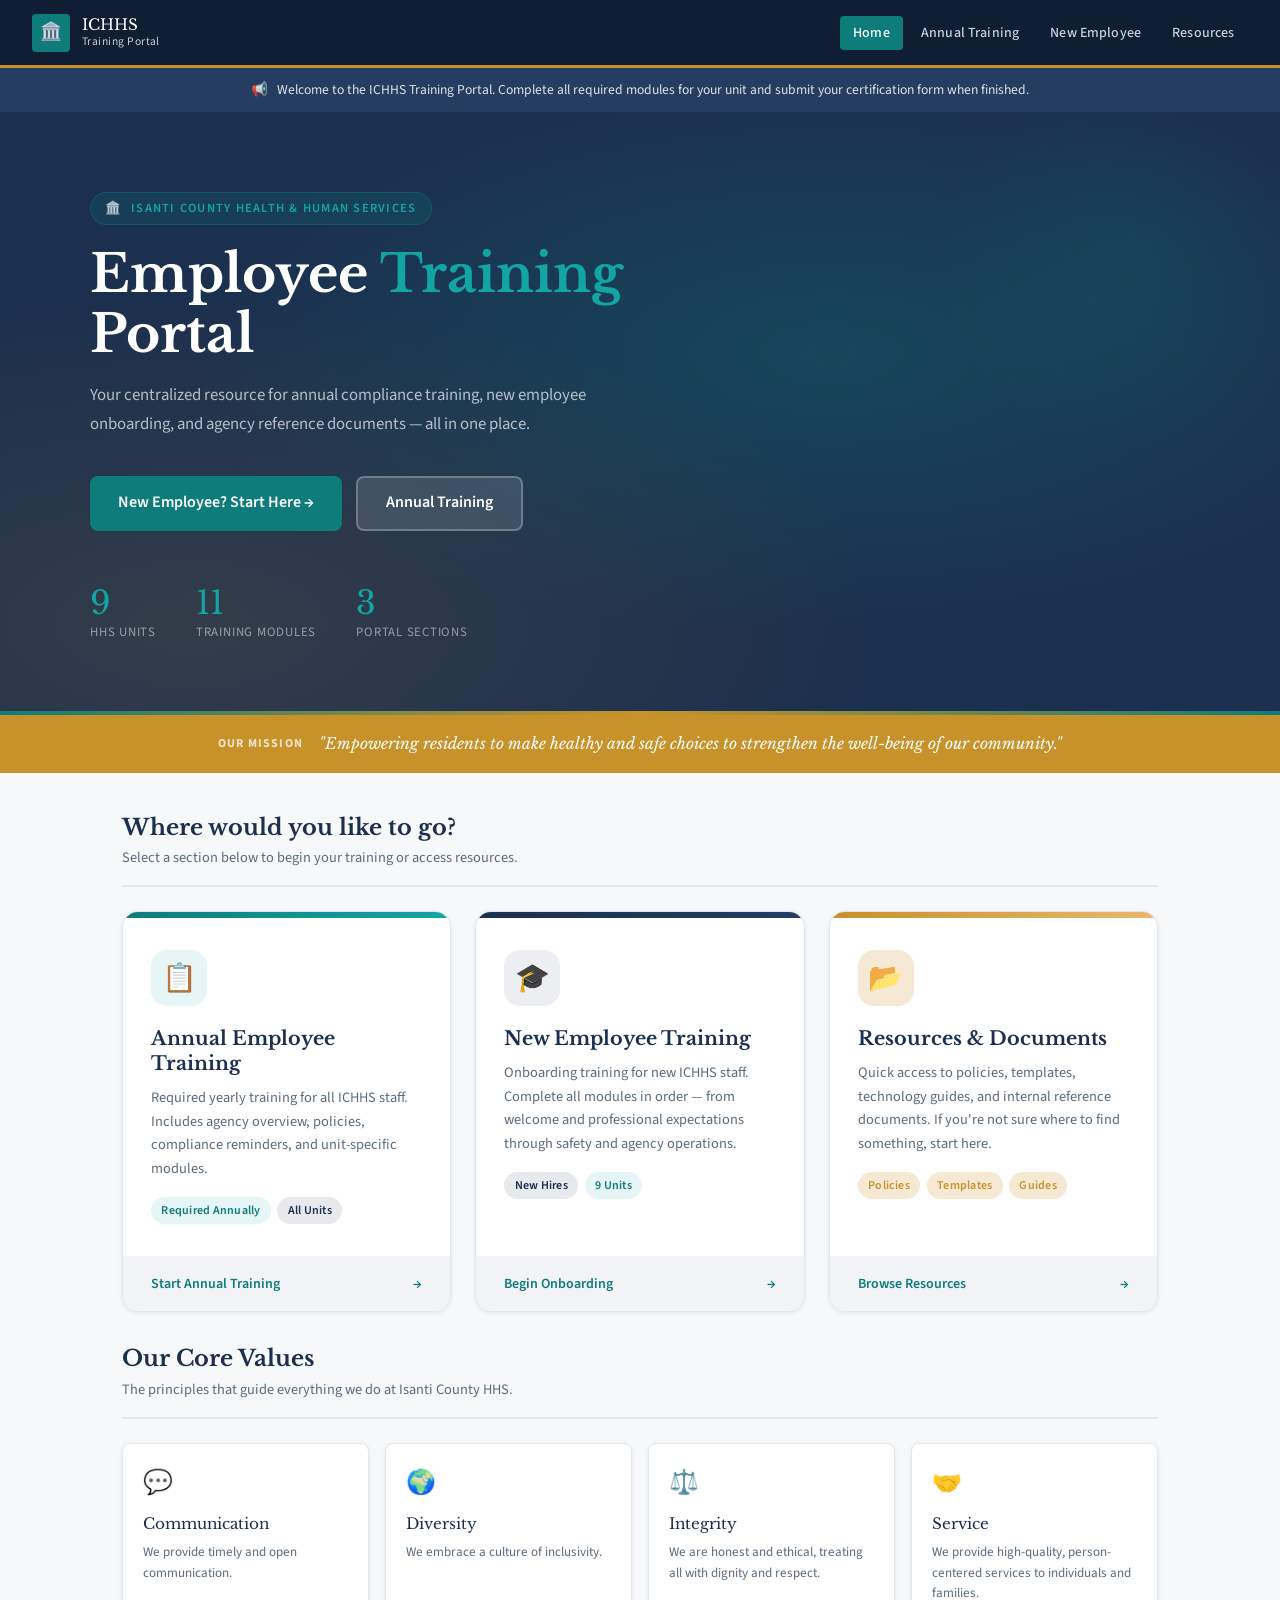
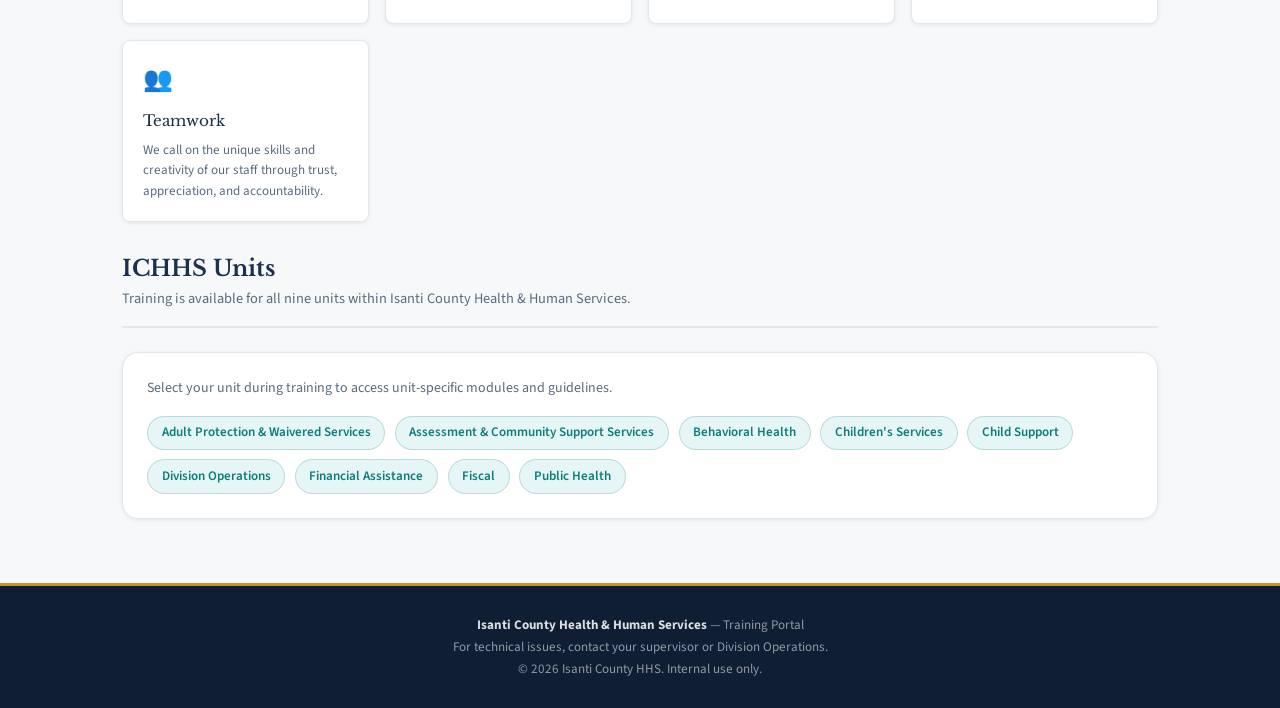
<file: index.html>
<!DOCTYPE html>
<html lang="en">
<head>
  <meta charset="UTF-8" />
  <meta name="viewport" content="width=device-width, initial-scale=1.0" />
  <title>ICHHS Training Portal | Isanti County Health &amp; Human Services</title>
  <meta name="description" content="Centralized training portal for Isanti County Health &amp; Human Services employees." />
  <link rel="stylesheet" href="styles.css" />
  <style>
    /* ── Home-specific ─────────────────────────────── */
    .home-hero {
      background: var(--navy);
      background-image:
        radial-gradient(ellipse at 65% 40%, rgba(14,124,123,0.30) 0%, transparent 55%),
        radial-gradient(ellipse at 15% 85%, rgba(200,146,42,0.14) 0%, transparent 45%);
      padding: 5rem 2rem 4.5rem;
      position: relative;
      overflow: hidden;
    }

    .home-hero::before {
      content: '';
      position: absolute;
      top: -40px; right: -40px;
      width: 380px; height: 380px;
      background: radial-gradient(circle, rgba(14,124,123,0.15) 0%, transparent 70%);
      border-radius: 50%;
    }

    .home-hero::after {
      content: '';
      position: absolute;
      bottom: 0; left: 0; right: 0;
      height: 4px;
      background: linear-gradient(90deg, var(--teal), var(--gold), var(--teal));
    }

    .home-hero-inner {
      max-width: 1100px;
      margin: 0 auto;
      position: relative;
    }

    .home-hero-eyebrow {
      display: inline-flex;
      align-items: center;
      gap: 0.5rem;
      background: rgba(14,124,123,0.2);
      border: 1px solid rgba(14,124,123,0.4);
      padding: 0.35rem 0.9rem;
      border-radius: 100px;
      font-size: 0.78rem;
      font-weight: 600;
      letter-spacing: 0.1em;
      text-transform: uppercase;
      color: var(--teal-light);
      margin-bottom: 1.25rem;
    }

    .home-hero h1 {
      font-family: var(--font-display);
      font-size: clamp(2rem, 5vw, 3.25rem);
      color: var(--white);
      line-height: 1.15;
      margin-bottom: 1rem;
      max-width: 700px;
    }

    .home-hero h1 em {
      color: var(--teal-light);
      font-style: normal;
    }

    .home-hero-sub {
      font-size: 1.05rem;
      color: rgba(255,255,255,0.68);
      max-width: 560px;
      line-height: 1.75;
      margin-bottom: 2.25rem;
    }

    .home-hero-actions {
      display: flex;
      gap: 0.85rem;
      flex-wrap: wrap;
    }

    .home-hero-stat-row {
      display: flex;
      gap: 2.5rem;
      margin-top: 3.5rem;
      flex-wrap: wrap;
    }

    .home-hero-stat {
      text-align: left;
    }

    .home-hero-stat-num {
      font-family: var(--font-display);
      font-size: 2rem;
      color: var(--teal-light);
      line-height: 1;
    }

    .home-hero-stat-label {
      font-size: 0.8rem;
      color: rgba(255,255,255,0.5);
      margin-top: 0.2rem;
      text-transform: uppercase;
      letter-spacing: 0.06em;
    }

    /* Mission Strip */
    .mission-strip {
      background: var(--gold);
      padding: 1.1rem 2rem;
      text-align: center;
    }

    .mission-strip-inner {
      max-width: 900px;
      margin: 0 auto;
      display: flex;
      align-items: center;
      justify-content: center;
      gap: 1rem;
      flex-wrap: wrap;
    }

    .mission-strip-label {
      font-size: 0.75rem;
      font-weight: 700;
      letter-spacing: 0.1em;
      text-transform: uppercase;
      color: rgba(255,255,255,0.75);
      flex-shrink: 0;
    }

    .mission-strip-text {
      font-family: var(--font-display);
      font-size: 0.975rem;
      color: var(--white);
      font-style: italic;
      line-height: 1.5;
    }

    /* Nav Cards */
    .nav-cards {
      display: grid;
      grid-template-columns: repeat(auto-fill, minmax(300px, 1fr));
      gap: 1.5rem;
    }

    .nav-card {
      background: var(--white);
      border-radius: var(--radius-lg);
      border: 1px solid var(--gray-200);
      box-shadow: var(--shadow-sm);
      overflow: hidden;
      display: flex;
      flex-direction: column;
      transition: box-shadow 0.25s, transform 0.25s;
      text-decoration: none;
    }

    .nav-card:hover {
      box-shadow: var(--shadow-lg);
      transform: translateY(-4px);
    }

    .nav-card-top {
      height: 6px;
    }

    .nav-card-top.teal   { background: linear-gradient(90deg, var(--teal), var(--teal-light)); }
    .nav-card-top.navy   { background: linear-gradient(90deg, var(--navy), var(--navy-light)); }
    .nav-card-top.gold   { background: linear-gradient(90deg, var(--gold), #E8B86D); }

    .nav-card-body {
      padding: 2rem 1.75rem;
      flex: 1;
    }

    .nav-card-icon {
      width: 56px;
      height: 56px;
      border-radius: var(--radius-lg);
      display: flex;
      align-items: center;
      justify-content: center;
      font-size: 1.75rem;
      margin-bottom: 1.25rem;
    }

    .nav-card-icon.teal { background: var(--teal-pale); }
    .nav-card-icon.navy { background: rgba(27,47,78,0.08); }
    .nav-card-icon.gold { background: var(--gold-light); }

    .nav-card-title {
      font-family: var(--font-display);
      font-size: 1.2rem;
      color: var(--navy);
      margin-bottom: 0.6rem;
      line-height: 1.3;
    }

    .nav-card-desc {
      font-size: 0.9rem;
      color: var(--text-muted);
      line-height: 1.65;
    }

    .nav-card-tags {
      display: flex;
      gap: 0.4rem;
      flex-wrap: wrap;
      margin-top: 1rem;
    }

    .nav-card-footer {
      padding: 1rem 1.75rem;
      border-top: 1px solid var(--gray-100);
      background: var(--gray-100);
      display: flex;
      align-items: center;
      justify-content: space-between;
      font-size: 0.875rem;
      font-weight: 600;
      color: var(--teal);
    }

    .nav-card-footer .arrow { transition: transform 0.2s; }
    .nav-card:hover .nav-card-footer .arrow { transform: translateX(4px); }

    /* Values */
    .values-grid {
      display: grid;
      grid-template-columns: repeat(auto-fill, minmax(200px, 1fr));
      gap: 1rem;
      margin-top: 1.5rem;
    }

    .value-card {
      background: var(--white);
      border-radius: var(--radius);
      border: 1px solid var(--gray-200);
      padding: 1.25rem;
      box-shadow: var(--shadow-sm);
    }

    .value-icon {
      font-size: 1.5rem;
      margin-bottom: 0.6rem;
    }

    .value-title {
      font-family: var(--font-display);
      font-size: 0.95rem;
      color: var(--navy);
      margin-bottom: 0.4rem;
    }

    .value-desc {
      font-size: 0.82rem;
      color: var(--text-muted);
      line-height: 1.55;
    }

    /* Units overview */
    .units-list {
      display: flex;
      flex-wrap: wrap;
      gap: 0.6rem;
      margin-top: 1rem;
    }

    .unit-tag {
      background: var(--teal-pale);
      color: var(--teal);
      padding: 0.35rem 0.85rem;
      border-radius: 100px;
      font-size: 0.82rem;
      font-weight: 600;
      border: 1px solid rgba(14,124,123,0.2);
    }

    /* Announcement bar */
    .announcement {
      background: var(--navy-light);
      padding: 0.7rem 2rem;
      text-align: center;
    }

    .announcement-inner {
      max-width: 1100px;
      margin: 0 auto;
      font-size: 0.85rem;
      color: rgba(255,255,255,0.85);
      display: flex;
      align-items: center;
      justify-content: center;
      gap: 0.6rem;
      flex-wrap: wrap;
    }
  </style>
</head>
<body>

<!-- ── Navigation ───────────────────────────────────────── -->
<nav class="nav">
  <a href="index.html" class="nav-brand">
    <div class="nav-brand-icon">🏛️</div>
    <div class="nav-brand-text">
      ICHHS
      <span class="nav-brand-sub">Training Portal</span>
    </div>
  </a>
  <button class="nav-toggle" aria-label="Toggle navigation">☰</button>
  <ul class="nav-links">
    <li><a href="index.html" class="active">Home</a></li>
    <li><a href="annual-training.html">Annual Training</a></li>
    <li><a href="new-employee.html">New Employee</a></li>
    <li><a href="resources.html">Resources</a></li>
  </ul>
</nav>

<div class="page-wrapper">

  <!-- ── Announcement ─────────────────────────────────── -->
  <div class="announcement">
    <div class="announcement-inner">
      <span>📢</span>
      <span>Welcome to the ICHHS Training Portal. Complete all required modules for your unit and submit your certification form when finished.</span>
    </div>
  </div>

  <!-- ── Hero ─────────────────────────────────────────── -->
  <section class="home-hero">
    <div class="home-hero-inner">
      <div class="home-hero-eyebrow">🏛️ &nbsp;Isanti County Health &amp; Human Services</div>
      <h1>Employee <em>Training</em><br/>Portal</h1>
      <p class="home-hero-sub">
        Your centralized resource for annual compliance training, new employee onboarding, and agency reference documents — all in one place.
      </p>
      <div class="home-hero-actions">
        <a href="new-employee.html" class="btn btn-primary btn-lg">
          New Employee? Start Here →
        </a>
        <a href="annual-training.html" class="btn btn-lg" style="background:rgba(255,255,255,0.12);color:#fff;border:2px solid rgba(255,255,255,0.25);">
          Annual Training
        </a>
      </div>
      <div class="home-hero-stat-row">
        <div class="home-hero-stat">
          <div class="home-hero-stat-num">9</div>
          <div class="home-hero-stat-label">HHS Units</div>
        </div>
        <div class="home-hero-stat">
          <div class="home-hero-stat-num">11</div>
          <div class="home-hero-stat-label">Training Modules</div>
        </div>
        <div class="home-hero-stat">
          <div class="home-hero-stat-num">3</div>
          <div class="home-hero-stat-label">Portal Sections</div>
        </div>
      </div>
    </div>
  </section>

  <!-- ── Mission Strip ────────────────────────────────── -->
  <div class="mission-strip">
    <div class="mission-strip-inner">
      <span class="mission-strip-label">Our Mission</span>
      <span class="mission-strip-text">"Empowering residents to make healthy and safe choices to strengthen the well-being of our community."</span>
    </div>
  </div>

  <!-- ── Main Navigation Cards ────────────────────────── -->
  <div class="content-area">

    <div class="section-header">
      <div>
        <h2 class="section-title">Where would you like to go?</h2>
        <p class="section-subtitle">Select a section below to begin your training or access resources.</p>
      </div>
    </div>

    <div class="nav-cards mb-4">

      <!-- Annual Training -->
      <a href="annual-training.html" class="nav-card">
        <div class="nav-card-top teal"></div>
        <div class="nav-card-body">
          <div class="nav-card-icon teal">📋</div>
          <h2 class="nav-card-title">Annual Employee Training</h2>
          <p class="nav-card-desc">
            Required yearly training for all ICHHS staff. Includes agency overview, policies, compliance reminders, and unit-specific modules.
          </p>
          <div class="nav-card-tags">
            <span class="badge badge-teal">Required Annually</span>
            <span class="badge badge-navy">All Units</span>
          </div>
        </div>
        <div class="nav-card-footer">
          Start Annual Training
          <span class="arrow">→</span>
        </div>
      </a>

      <!-- New Employee -->
      <a href="new-employee.html" class="nav-card">
        <div class="nav-card-top navy"></div>
        <div class="nav-card-body">
          <div class="nav-card-icon navy">🎓</div>
          <h2 class="nav-card-title">New Employee Training</h2>
          <p class="nav-card-desc">
            Onboarding training for new ICHHS staff. Complete all modules in order — from welcome and professional expectations through safety and agency operations.
          </p>
          <div class="nav-card-tags">
            <span class="badge badge-navy">New Hires</span>
            <span class="badge badge-teal">9 Units</span>
          </div>
        </div>
        <div class="nav-card-footer">
          Begin Onboarding
          <span class="arrow">→</span>
        </div>
      </a>

      <!-- Resources -->
      <a href="resources.html" class="nav-card">
        <div class="nav-card-top gold"></div>
        <div class="nav-card-body">
          <div class="nav-card-icon gold">📂</div>
          <h2 class="nav-card-title">Resources &amp; Documents</h2>
          <p class="nav-card-desc">
            Quick access to policies, templates, technology guides, and internal reference documents. If you're not sure where to find something, start here.
          </p>
          <div class="nav-card-tags">
            <span class="badge badge-gold">Policies</span>
            <span class="badge badge-gold">Templates</span>
            <span class="badge badge-gold">Guides</span>
          </div>
        </div>
        <div class="nav-card-footer">
          Browse Resources
          <span class="arrow">→</span>
        </div>
      </a>

    </div>

    <!-- Agency Values -->
    <div class="section-header mt-4">
      <div>
        <h2 class="section-title">Our Core Values</h2>
        <p class="section-subtitle">The principles that guide everything we do at Isanti County HHS.</p>
      </div>
    </div>

    <div class="values-grid mb-4">
      <div class="value-card">
        <div class="value-icon">💬</div>
        <div class="value-title">Communication</div>
        <div class="value-desc">We provide timely and open communication.</div>
      </div>
      <div class="value-card">
        <div class="value-icon">🌍</div>
        <div class="value-title">Diversity</div>
        <div class="value-desc">We embrace a culture of inclusivity.</div>
      </div>
      <div class="value-card">
        <div class="value-icon">⚖️</div>
        <div class="value-title">Integrity</div>
        <div class="value-desc">We are honest and ethical, treating all with dignity and respect.</div>
      </div>
      <div class="value-card">
        <div class="value-icon">🤝</div>
        <div class="value-title">Service</div>
        <div class="value-desc">We provide high-quality, person-centered services to individuals and families.</div>
      </div>
      <div class="value-card">
        <div class="value-icon">👥</div>
        <div class="value-title">Teamwork</div>
        <div class="value-desc">We call on the unique skills and creativity of our staff through trust, appreciation, and accountability.</div>
      </div>
    </div>

    <!-- Units Overview -->
    <div class="section-header mt-4">
      <div>
        <h2 class="section-title">ICHHS Units</h2>
        <p class="section-subtitle">Training is available for all nine units within Isanti County Health &amp; Human Services.</p>
      </div>
    </div>

    <div class="card">
      <div class="card-body">
        <p class="text-muted text-sm mb-2">Select your unit during training to access unit-specific modules and guidelines.</p>
        <div class="units-list">
          <span class="unit-tag">Adult Protection &amp; Waivered Services</span>
          <span class="unit-tag">Assessment &amp; Community Support Services</span>
          <span class="unit-tag">Behavioral Health</span>
          <span class="unit-tag">Children's Services</span>
          <span class="unit-tag">Child Support</span>
          <span class="unit-tag">Division Operations</span>
          <span class="unit-tag">Financial Assistance</span>
          <span class="unit-tag">Fiscal</span>
          <span class="unit-tag">Public Health</span>
        </div>
      </div>
    </div>

  </div><!-- /content-area -->

  <!-- ── Footer ───────────────────────────────────────── -->
  <footer class="footer">
    <strong>Isanti County Health &amp; Human Services</strong> — Training Portal<br/>
    For technical issues, contact your supervisor or Division Operations.<br/>
    &copy; <span id="yr"></span> Isanti County HHS. Internal use only.
  </footer>

</div><!-- /page-wrapper -->

<script src="scripts.js"></script>
<script>document.getElementById('yr').textContent = new Date().getFullYear();</script>
</body>
</html>
</file>
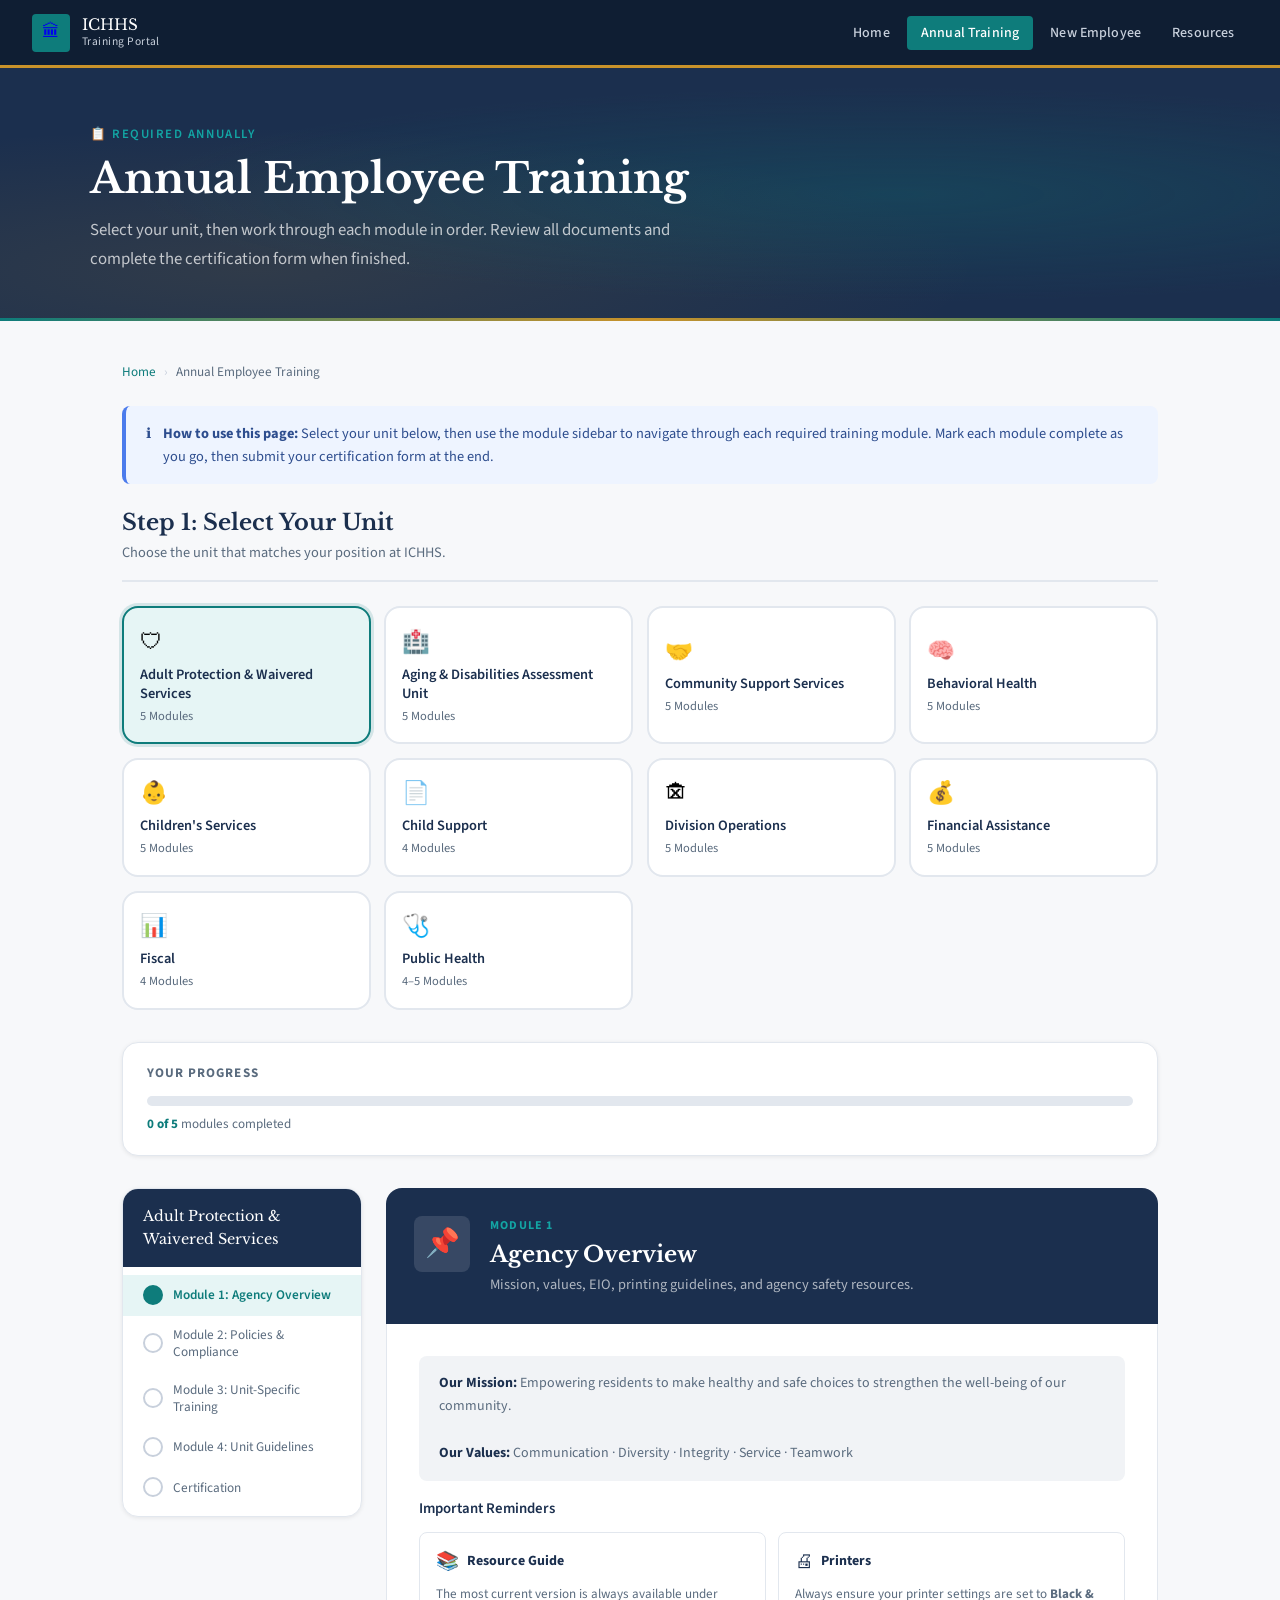
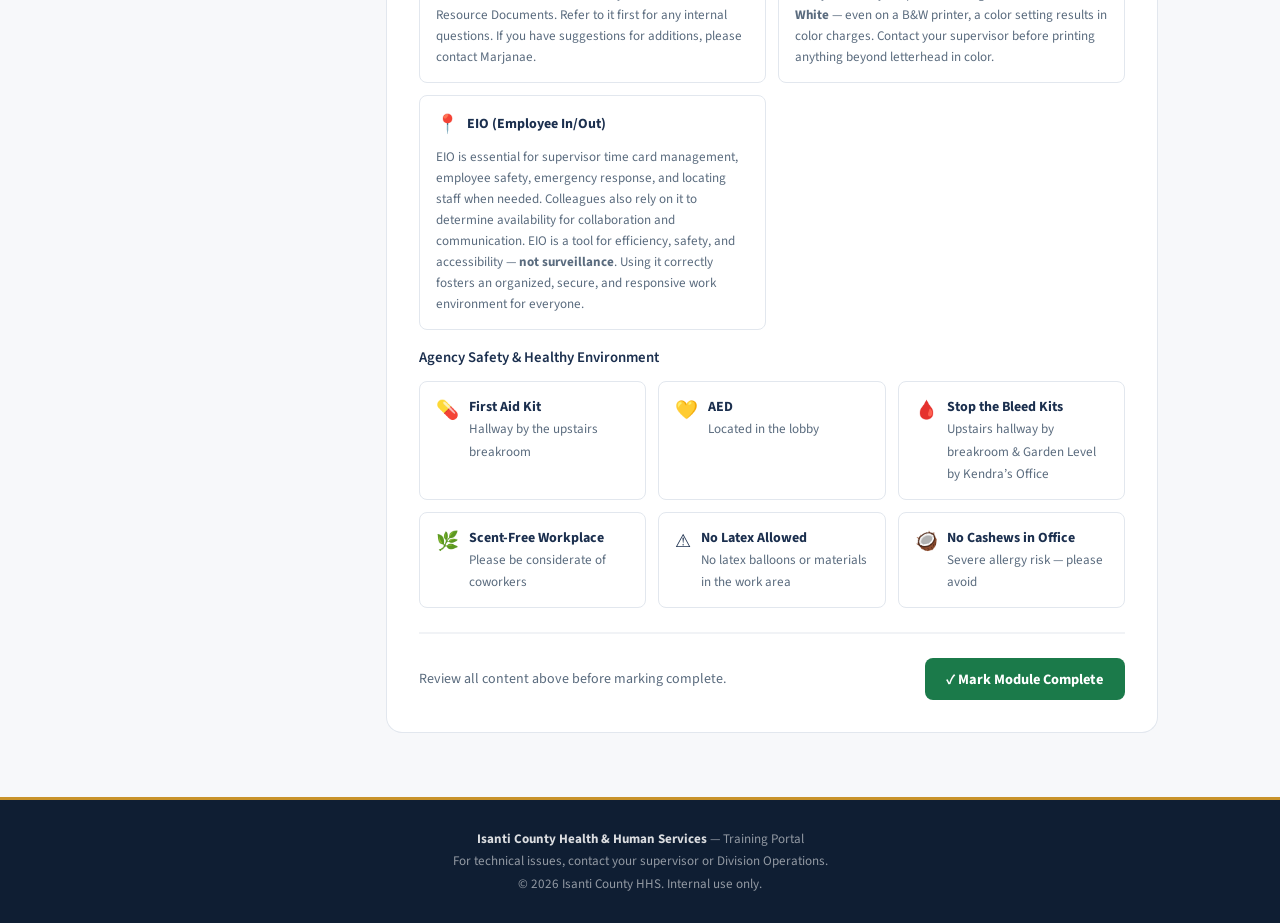
<file: annual-training.html>
<!DOCTYPE html>
<html lang="en">
<head>
  <meta charset="UTF-8" />
  <meta name="viewport" content="width=device-width, initial-scale=1.0" />
  <title>Annual Employee Training | ICHHS Training Portal</title>
  <link rel="stylesheet" href="styles.css" />
  <style>
    /* ── Training layout (sidebar + content) ── */
    .training-layout {
      display: grid;
      grid-template-columns: 240px 1fr;
      gap: 1.5rem;
      align-items: start;
    }

    .module-nav {
      background: var(--white);
      border: 1px solid var(--gray-200);
      border-radius: var(--radius-lg);
      overflow: hidden;
      box-shadow: var(--shadow-sm);
      position: sticky;
      top: calc(var(--nav-height) + 1rem);
    }

    .module-nav-header {
      background: var(--navy);
      padding: 1rem 1.25rem;
      font-family: var(--font-display);
      font-size: 0.9rem;
      color: var(--white);
    }

    .module-nav-list { list-style: none; padding: 0.5rem 0; }

    .module-nav-item button {
      width: 100%;
      background: none;
      border: none;
      padding: 0.65rem 1.25rem;
      text-align: left;
      cursor: pointer;
      font-family: var(--font-body);
      font-size: 0.83rem;
      color: var(--text-muted);
      display: flex;
      align-items: center;
      gap: 0.6rem;
      transition: all 0.15s;
      line-height: 1.3;
    }
    .module-nav-item button:hover  { background: var(--gray-100); color: var(--text); }
    .module-nav-item button.active { background: var(--teal-pale); color: var(--teal); font-weight: 600; }
    .module-nav-item button.done   { color: var(--success); }

    .module-nav-item .check {
      width: 20px; height: 20px;
      border-radius: 50%;
      border: 2px solid var(--gray-300);
      display: flex; align-items: center; justify-content: center;
      font-size: 0.65rem;
      flex-shrink: 0;
      transition: all 0.2s;
    }
    .module-nav-item button.active .check { border-color: var(--teal); background: var(--teal); color: var(--white); }
    .module-nav-item button.done   .check { border-color: var(--success); background: var(--success); color: var(--white); }

    /* ── Module content panels ── */
    .module-content { display: none; }
    .module-content.active { display: block; animation: fadeIn 0.3s ease; }
    @keyframes fadeIn { from { opacity:0; transform:translateY(8px); } to { opacity:1; transform:none; } }

    .module-header {
      background: var(--navy);
      border-radius: var(--radius-lg) var(--radius-lg) 0 0;
      padding: 1.75rem;
      display: flex;
      align-items: flex-start;
      gap: 1.25rem;
    }
    .module-header-icon {
      width: 56px; height: 56px;
      background: rgba(255,255,255,0.12);
      border-radius: var(--radius);
      display: flex; align-items: center; justify-content: center;
      font-size: 1.75rem; flex-shrink: 0;
    }
    .module-num {
      font-size: 0.75rem; font-weight: 700; letter-spacing: 0.1em;
      text-transform: uppercase; color: var(--teal-light); margin-bottom: 0.3rem;
    }
    .module-header h2 { font-family: var(--font-display); font-size: 1.4rem; color: var(--white); line-height: 1.25; margin-bottom: 0.35rem; }
    .module-header p  { font-size: 0.9rem; color: rgba(255,255,255,0.65); line-height: 1.6; }

    .module-body {
      background: var(--white);
      border: 1px solid var(--gray-200);
      border-top: none;
      border-radius: 0 0 var(--radius-lg) var(--radius-lg);
      padding: 2rem;
    }

    /* ── Module docs ── */
    .module-docs {
      background: var(--gray-100);
      border-radius: var(--radius);
      padding: 1.25rem 1.5rem;
      margin-bottom: 1.75rem;
    }
    .module-docs-title {
      font-size: 0.82rem; font-weight: 700; letter-spacing: 0.08em;
      text-transform: uppercase; color: var(--text-muted); margin-bottom: 0.75rem;
    }
    .doc-chip-row { display: flex; flex-wrap: wrap; gap: 0.6rem; }
    .doc-chip {
      display: inline-flex; align-items: center; gap: 0.4rem;
      font-size: 0.82rem; font-weight: 600; color: var(--teal);
      text-decoration: none; background: var(--white);
      padding: 0.3rem 0.75rem; border-radius: 100px;
      border: 1px solid var(--teal-pale); box-shadow: var(--shadow-sm);
      transition: all 0.2s;
    }
    .doc-chip:hover { background: var(--teal); color: var(--white); border-color: var(--teal); }

    /* ── Info box ── */
    .info-box {
      background: var(--gray-100); border-radius: var(--radius);
      padding: 1rem 1.25rem; font-size: 0.875rem;
      color: var(--text-muted); line-height: 1.65; margin-bottom: 1rem;
    }
    .info-box strong { color: var(--text); }

    /* ── Safety grid ── */
    .safety-items {
      display: grid;
      grid-template-columns: repeat(auto-fill, minmax(220px, 1fr));
      gap: 0.75rem; margin-top: 0.75rem; margin-bottom: 1rem;
    }
    .safety-item {
      background: var(--white); border: 1px solid var(--gray-200);
      border-radius: var(--radius); padding: 0.85rem 1rem;
      font-size: 0.875rem; display: flex; gap: 0.6rem; align-items: flex-start;
    }
    .safety-item-icon { font-size: 1.15rem; flex-shrink: 0; }

    /* ── HIPAA field ── */
    .hipaa-field {
      display: inline-block; border-bottom: 2px solid var(--teal);
      min-width: 180px; padding: 0 0.25rem; margin-left: 0.5rem;
      color: var(--text-muted); font-style: italic;
    }

    /* ── Mark complete bar ── */
    .module-complete-bar {
      display: flex; align-items: center; justify-content: space-between;
      gap: 1rem; padding-top: 1.5rem; margin-top: 1.5rem;
      border-top: 2px solid var(--gray-100); flex-wrap: wrap;
    }
    .btn-complete {
      background: var(--success); color: var(--white); border: none;
      border-radius: var(--radius); padding: 0.65rem 1.35rem;
      font-family: var(--font-body); font-size: 0.9rem; font-weight: 700;
      cursor: pointer; display: inline-flex; align-items: center;
      gap: 0.5rem; transition: all 0.2s;
    }
    .btn-complete:hover    { background: #155D38; transform: translateY(-1px); }
    .btn-complete:disabled { background: var(--gray-300); cursor: default; transform: none; }

    /* ── Progress bar ── */
    .progress-tracker {
      background: var(--white); border: 1px solid var(--gray-200);
      border-radius: var(--radius-lg); padding: 1.25rem 1.5rem;
      margin-bottom: 2rem; box-shadow: var(--shadow-sm);
    }
    .progress-tracker-title {
      font-size: 0.82rem; font-weight: 700; color: var(--text-muted);
      text-transform: uppercase; letter-spacing: 0.08em; margin-bottom: 0.75rem;
    }
    .progress-bar-wrap {
      background: var(--gray-200); border-radius: 100px;
      height: 10px; overflow: hidden; margin-bottom: 0.5rem;
    }
    .progress-bar-fill {
      height: 100%; border-radius: 100px;
      background: linear-gradient(90deg, var(--teal), var(--teal-light));
      transition: width 0.4s ease; width: 0%;
    }
    .progress-label { font-size: 0.82rem; color: var(--text-muted); }
    .progress-label strong { color: var(--teal); }

    @media (max-width: 900px) {
      .training-layout { grid-template-columns: 1fr; }
      .module-nav { position: static; }
    }
  </style>
</head>
<body>

<nav class="nav">
  <a href="index.html" class="nav-brand">
    <div class="nav-brand-icon">&#127963;</div>
    <div class="nav-brand-text">ICHHS<span class="nav-brand-sub">Training Portal</span></div>
  </a>
  <button class="nav-toggle" aria-label="Toggle navigation">&#9776;</button>
  <ul class="nav-links">
    <li><a href="index.html">Home</a></li>
    <li><a href="annual-training.html" class="active">Annual Training</a></li>
    <li><a href="new-employee.html">New Employee</a></li>
    <li><a href="resources.html">Resources</a></li>
  </ul>
</nav>

<div class="page-wrapper">

  <section class="page-hero">
    <div class="page-hero-inner">
      <div class="page-hero-eyebrow">&#128203; Required Annually</div>
      <h1>Annual Employee Training</h1>
      <p>Select your unit, then work through each module in order. Review all documents and complete the certification form when finished.</p>
    </div>
  </section>

  <div class="content-area">

    <div class="breadcrumb">
      <a href="index.html">Home</a>
      <span class="breadcrumb-sep">&rsaquo;</span>
      Annual Employee Training
    </div>

    <div class="alert alert-info mb-3">
      <span>&#8505;</span>
      <div><strong>How to use this page:</strong> Select your unit below, then use the module sidebar to navigate through each required training module. Mark each module complete as you go, then submit your certification form at the end.</div>
    </div>

    <!-- Unit Selector -->
    <div class="section-header">
      <div>
        <h2 class="section-title">Step 1: Select Your Unit</h2>
        <p class="section-subtitle">Choose the unit that matches your position at ICHHS.</p>
      </div>
    </div>

    <div class="unit-selector mb-4">
      <button class="unit-btn active" onclick="selectUnit('ap', this)">
        <span class="unit-btn-icon">&#128737;</span>
        <span class="unit-btn-name">Adult Protection &amp; Waivered Services</span>
        <span class="unit-btn-count">5 Modules</span>
      </button>
    <button class="unit-btn" onclick="selectUnit('adau', this)">
  <span class="unit-btn-icon">&#127973;</span>
  <span class="unit-btn-name">Aging &amp; Disabilities Assessment Unit</span>
  <span class="unit-btn-count">5 Modules</span>
</button>

<button class="unit-btn" onclick="selectUnit('css', this)">
  <span class="unit-btn-icon">&#129309;</span>
  <span class="unit-btn-name">Community Support Services</span>
  <span class="unit-btn-count">5 Modules</span>
</button>
      <button class="unit-btn" onclick="selectUnit('bh', this)">
        <span class="unit-btn-icon">&#129504;</span>
        <span class="unit-btn-name">Behavioral Health</span>
        <span class="unit-btn-count">5 Modules</span>
      </button>
      <button class="unit-btn" onclick="selectUnit('cs', this)">
        <span class="unit-btn-icon">&#128118;</span>
        <span class="unit-btn-name">Children's Services</span>
        <span class="unit-btn-count">5 Modules</span>
      </button>
      <button class="unit-btn" onclick="selectUnit('chsup', this)">
        <span class="unit-btn-icon">&#128196;</span>
        <span class="unit-btn-name">Child Support</span>
        <span class="unit-btn-count">4 Modules</span>
      </button>
      <button class="unit-btn" onclick="selectUnit('do', this)">
        <span class="unit-btn-icon">&#127962;</span>
        <span class="unit-btn-name">Division Operations</span>
        <span class="unit-btn-count">5 Modules</span>
      </button>
      <button class="unit-btn" onclick="selectUnit('fa', this)">
        <span class="unit-btn-icon">&#128176;</span>
        <span class="unit-btn-name">Financial Assistance</span>
        <span class="unit-btn-count">5 Modules</span>
      </button>
      <button class="unit-btn" onclick="selectUnit('fiscal', this)">
        <span class="unit-btn-icon">&#128202;</span>
        <span class="unit-btn-name">Fiscal</span>
        <span class="unit-btn-count">4 Modules</span>
      </button>
      <button class="unit-btn" onclick="selectUnit('ph', this)">
        <span class="unit-btn-icon">&#129658;</span>
        <span class="unit-btn-name">Public Health</span>
        <span class="unit-btn-count">4&ndash;5 Modules</span>
      </button>
    </div>

    <!-- Progress Bar -->
    <div class="progress-tracker">
      <div class="progress-tracker-title">Your Progress</div>
      <div class="progress-bar-wrap"><div class="progress-bar-fill" id="progress-fill"></div></div>
      <div class="progress-label"><strong id="progress-text">0 of 5</strong> modules completed</div>
    </div>

    <!-- Training Layout: Sidebar + Module Content -->
    <div class="training-layout">

      <!-- Sidebar -->
      <div class="module-nav">
        <div class="module-nav-header" id="sidebar-unit-name">Adult Protection &amp; Waivered Services</div>
        <ul class="module-nav-list" id="module-nav-list"></ul>
      </div>

      <!-- Module panels -->
      <div id="module-panels">

        <!-- ── MODULE 1: AGENCY OVERVIEW ── -->
        <div class="module-content active" id="mod-1">
          <div class="module-header">
            <div class="module-header-icon">&#128204;</div>
            <div>
              <div class="module-num">Module 1</div>
              <h2>Agency Overview</h2>
              <p>Mission, values, EIO, printing guidelines, and agency safety resources.</p>
            </div>
          </div>
          <div class="module-body">
            <div class="info-box">
              <strong>Our Mission:</strong> Empowering residents to make healthy and safe choices to strengthen the well-being of our community.<br/><br/>
              <strong>Our Values:</strong> Communication &middot; Diversity &middot; Integrity &middot; Service &middot; Teamwork
            </div>

            <p style="font-size:0.925rem;font-weight:600;color:var(--navy);margin-bottom:0.75rem;">Important Reminders</p>

            <div class="safety-items" style="grid-template-columns:repeat(auto-fill,minmax(260px,1fr));">
              <div class="safety-item" style="flex-direction:column;gap:0.5rem;align-items:flex-start;">
                <div style="display:flex;align-items:center;gap:0.5rem;"><span class="safety-item-icon">&#128218;</span><strong>Resource Guide</strong></div>
                <span style="color:var(--text-muted);font-size:0.82rem;">The most current version is always available under Resource Documents. Refer to it first for any internal questions. If you have suggestions for additions, please contact Marjanae.</span>
              </div>
              <div class="safety-item" style="flex-direction:column;gap:0.5rem;align-items:flex-start;">
                <div style="display:flex;align-items:center;gap:0.5rem;"><span class="safety-item-icon">&#128424;</span><strong>Printers</strong></div>
                <span style="color:var(--text-muted);font-size:0.82rem;">Always ensure your printer settings are set to <strong>Black &amp; White</strong> &mdash; even on a B&amp;W printer, a color setting results in color charges. Contact your supervisor before printing anything beyond letterhead in color.</span>
              </div>
              <div class="safety-item" style="flex-direction:column;gap:0.5rem;align-items:flex-start;">
                <div style="display:flex;align-items:center;gap:0.5rem;"><span class="safety-item-icon">&#128205;</span><strong>EIO (Employee In/Out)</strong></div>
                <span style="color:var(--text-muted);font-size:0.82rem;">EIO is essential for supervisor time card management, employee safety, emergency response, and locating staff when needed. Colleagues also rely on it to determine availability for collaboration and communication. EIO is a tool for efficiency, safety, and accessibility &mdash; <strong>not surveillance</strong>. Using it correctly fosters an organized, secure, and responsive work environment for everyone.</span>
              </div>
            </div>

            <p style="font-size:0.925rem;font-weight:600;color:var(--navy);margin-bottom:0.75rem;">Agency Safety &amp; Healthy Environment</p>
            <div class="safety-items">
              <div class="safety-item"><span class="safety-item-icon">&#128138;</span><div><strong>First Aid Kit</strong><br/><span style="color:var(--text-muted);font-size:0.82rem;">Hallway by the upstairs breakroom</span></div></div>
              <div class="safety-item"><span class="safety-item-icon">&#128155;</span><div><strong>AED</strong><br/><span style="color:var(--text-muted);font-size:0.82rem;">Located in the lobby</span></div></div>
              <div class="safety-item"><span class="safety-item-icon">&#129656;</span><div><strong>Stop the Bleed Kits</strong><br/><span style="color:var(--text-muted);font-size:0.82rem;">Upstairs hallway by breakroom &amp; Garden Level by Kendra&rsquo;s Office</span></div></div>
              <div class="safety-item"><span class="safety-item-icon">&#127807;</span><div><strong>Scent-Free Workplace</strong><br/><span style="color:var(--text-muted);font-size:0.82rem;">Please be considerate of coworkers</span></div></div>
              <div class="safety-item"><span class="safety-item-icon">&#9888;</span><div><strong>No Latex Allowed</strong><br/><span style="color:var(--text-muted);font-size:0.82rem;">No latex balloons or materials in the work area</span></div></div>
              <div class="safety-item"><span class="safety-item-icon">&#129381;</span><div><strong>No Cashews in Office</strong><br/><span style="color:var(--text-muted);font-size:0.82rem;">Severe allergy risk &mdash; please avoid</span></div></div>
            </div>

            <div class="module-complete-bar">
              <span class="text-muted text-sm">Review all content above before marking complete.</span>
              <button class="btn-complete" onclick="markComplete(1, this)">&#10003; Mark Module Complete</button>
            </div>
          </div>
        </div>

        <!-- ── MODULE 2: POLICIES & COMPLIANCE ── -->
        <div class="module-content" id="mod-2">
          <div class="module-header">
            <div class="module-header-icon">&#128203;</div>
            <div>
              <div class="module-num">Module 2</div>
              <h2>Agency Policies &amp; Compliance</h2>
              <p>HIPAA, Federal Tax Information, and required agency policy documents.</p>
            </div>
          </div>
          <div class="module-body">

            <p style="font-size:0.925rem;font-weight:600;color:var(--navy);margin-bottom:0.4rem;">HIPAA</p>
            <p style="font-size:0.875rem;color:var(--text-muted);margin-bottom:0.4rem;">When you are due for your annual HIPAA training, a reminder will come directly to your email.</p>
            <p style="font-size:0.875rem;margin-bottom:1.25rem;">You will need your annual HIPAA training expiration date for the last module: <span class="hipaa-field">&nbsp;</span></p>

            <p style="font-size:0.925rem;font-weight:600;color:var(--navy);margin-bottom:0.4rem;">Federal Tax Information (FTI)</p>
            <p style="font-size:0.875rem;color:var(--text-muted);margin-bottom:1rem;">Procedures must be followed per DHS Bulletin #13-69-09. After reviewing the Safeguarding FTI Policy, go to the front desk, ask for the FTI binder, review the internal procedure, and sign next to your name. Signing acknowledges that you have read and understand the FTI policy and procedure.</p>

            <div class="module-docs">
              <div class="module-docs-title">&#128196; Required Policy Documents</div>
              <div class="alert alert-info" style="margin-bottom:0.85rem;margin-top:0;padding:0.75rem 1rem;font-size:0.85rem;"><span>&#8505;</span><div><strong>Action Required:</strong> You must read each of the following policy documents before marking this module complete.</div></div>
              <div class="doc-chip-row">
                <a href="https://drive.google.com/file/d/1uNzxxxRiDAcliBVshBctMBh3x3AYObl9/view?usp=sharing" target="_blank" rel="noopener" class="doc-chip">FTI Safeguarding Policy</a>
                <a href="https://drive.google.com/file/d/1JOjcjXTUfi9vlJONFQarLJoo1OWn0PHf/view?usp=sharing" target="_blank" rel="noopener" class="doc-chip">Affirmative Action Plan</a>
                <a href="https://drive.google.com/file/d/1JucHRtTm3FoI8ykH5DZpZe1co1UJbaEN/view?usp=sharing" target="_blank" rel="noopener" class="doc-chip">LEP Plan</a>
                <a href="https://drive.google.com/file/d/1ipw2hAkOmOFDK6iYrSsh4zHmZi60qjeS/view?usp=sharing" target="_blank" rel="noopener" class="doc-chip">Violence Prevention Plan</a>
                <a href="https://drive.google.com/file/d/1-85hHDL4kg6-GVlGgdLABwFsMqDGpdlj/view?usp=sharing" target="_blank" rel="noopener" class="doc-chip">Dress Guidelines</a>
                 <a href="https://drive.google.com/file/d/1pvpA7vtsBUGjtQcMikofQwh8NTn9DNf7/view?usp=sharing" target="_blank" rel="noopener" class="doc-chip">The Use of AI in Isanti County</a>
                <a href="https://docs.google.com/document/d/11oOFXfrZic3bn6AE_Pn93EeZkiChmIPQ/edit?usp=sharing&ouid=116156173353447051864&rtpof=true&sd=true" target="_blank" rel="noopener" class="doc-chip">ICHHS COOP</a>
              </div>
            </div>

            <div class="module-complete-bar">
              <span class="text-muted text-sm">Review all policy documents and note your HIPAA expiration date before proceeding.</span>
              <button class="btn-complete" onclick="markComplete(2, this)">&#10003; Mark Module Complete</button>
            </div>
          </div>
        </div>

        <!-- ── MODULE 3: UNIT-SPECIFIC (rendered by JS) ── -->
        <div class="module-content" id="mod-3">
          <div class="module-header">
            <div class="module-header-icon" id="mod3-icon">&#128737;</div>
            <div>
              <div class="module-num">Module 3</div>
              <h2 id="mod3-title">Unit-Specific Training</h2>
              <p id="mod3-desc">Training specific to your unit&rsquo;s role and requirements.</p>
            </div>
          </div>
          <div class="module-body" id="mod3-body">
            <!-- Populated by JS based on selected unit -->
          </div>
        </div>

        <!-- ── MODULE 4: UNIT GUIDELINES (rendered by JS) ── -->
        <div class="module-content" id="mod-4">
          <div class="module-header">
            <div class="module-header-icon">&#128216;</div>
            <div>
              <div class="module-num">Module 4</div>
              <h2>Unit Guidelines</h2>
              <p id="mod4-desc">Review your unit&rsquo;s specific guidelines and procedures.</p>
            </div>
          </div>
          <div class="module-body" id="mod4-body">
            <!-- Populated by JS -->
          </div>
        </div>

        <!-- ── MODULE 5 / FINAL: CERTIFICATION ── -->
        <div class="module-content" id="mod-final">
          <div class="module-header">
            <div class="module-header-icon">&#10003;</div>
            <div>
              <div class="module-num">Final Module</div>
              <h2>Emergency Contact &amp; Certification</h2>
              <p>Complete the certification form to officially submit your annual training.</p>
            </div>
          </div>
          <div class="module-body">
            <div class="alert alert-success mt-2">
              <span>&#127881;</span>
              <div><strong>You have completed all required training modules!</strong> Click the button below to open the certification form. Complete and submit it to finish your annual training.</div>
            </div>
            <div class="info-box mt-3">
              <strong>The certification form includes:</strong><br/>
              Training completion acknowledgment &middot; Emergency Contact Information &middot; Electronic Signature
            </div>
            <a href="https://docs.google.com/forms/d/13Q7MOyYTrcl2ce1HqcuSEpDM2EBvB_c07Qc-oPNMkY0/preview" target="_blank" rel="noopener" class="btn btn-primary btn-lg mt-3" style="font-size:1rem;padding:0.9rem 2rem;">
              &#128221; Complete Certification Form &#8594;
            </a>
          </div>
        </div>

      </div><!-- /module-panels -->
    </div><!-- /training-layout -->
  </div><!-- /content-area -->

  <footer class="footer">
    <strong>Isanti County Health &amp; Human Services</strong> &mdash; Training Portal<br/>
    For technical issues, contact your supervisor or Division Operations.<br/>
    &copy; <span id="yr"></span> Isanti County HHS. Internal use only.
  </footer>
</div>

<script src="scripts.js"></script>
<script>
document.getElementById('yr').textContent = new Date().getFullYear();

// ── Unit configuration ───────────────────────────────────────
var unitConfig = {
  ap:     { name: 'Adult Protection &amp; Waivered Services',       icon: '&#128737;', totalMods: 5, ssts: true,  civil: false, imrms: false, lcts: false, safeguarding: false, guideUrl: 'https://drive.google.com/file/d/1PkFoiqzkE7pH8vGI7E0zpxpEHs8wHRXf/view?usp=sharing', guideName: 'AP &amp; Waivered Services Unit Guidelines' },
adau: {
  name: 'Aging &amp; Disabilities Assessment Unit',
  icon: '&#127973;',
  totalMods: 5,
  ssts: true,
  civil: false,
  imrms: false,
  lcts: false,
  safeguarding: false,
  guideUrl: 'https://drive.google.com/file/d/1VNx6zNJU0EPyIHAAYJz-CImyfmzCf-AM/view?usp=sharing',
  guideName: 'Aging & Disabilities Assessment Unit Guidelines'
},
  bh:     { name: 'Behavioral Health',                               icon: '&#129504;', totalMods: 5, ssts: true,  civil: false, imrms: false, lcts: false, safeguarding: false, guideUrl: 'https://drive.google.com/file/d/1Rcm9dvq-Nya1Kf1gFinmw3FhjTL2LwwT/view?usp=sharing', guideName: 'Behavioral Health Unit Guidelines' },
  cs:     { name: "Children's Services",                             icon: '&#128118;', totalMods: 5, ssts: true,  civil: false, imrms: false, lcts: false, safeguarding: false, guideUrl: 'https://drive.google.com/file/d/1X49FQhoPAUwue2GdS1ZdvWtSImHIf0aD/view?usp=sharing', guideName: "Children's Services Unit Guidelines" },
  chsup:  { name: 'Child Support',                                   icon: '&#128196;', totalMods: 5, ssts: false, civil: false, imrms: false, lcts: false, safeguarding: true, guideUrl: 'https://drive.google.com/file/d/1Y2mqZEfSYAfgeUoIWEJngzQw0MoM6JSY/view?usp=sharing', guideName: 'Child Support Unit Guidelines' },
css: {
  name: 'Community Support Services',
  icon: '&#129309;',
  totalMods: 5,
  ssts: true,
  civil: false,
  imrms: false,
  lcts: false,
  safeguarding: false,
  guideUrl: 'https://drive.google.com/file/d/1VNx6zNJU0EPyIHAAYJz-CImyfmzCf-AM/view?usp=sharing',
  guideName: 'Community Support Services Unit Guidelines'
},
  do:     { name: 'Division Operations',                             icon: '&#127962;', totalMods: 5, ssts: false, civil: true,  imrms: false, lcts: false, safeguarding: false, guideUrl: 'https://drive.google.com/file/d/1ExMTKKs001C37FekA2B2AuaJ9qmmQMnm/view?usp=sharing', guideName: 'Division Operations Unit Guidelines' },
  fa:     { name: 'Financial Assistance',                            icon: '&#128176;', totalMods: 5, ssts: false, civil: true,  imrms: true,  lcts: false, safeguarding: false, guideUrl: 'https://drive.google.com/file/d/1arT7jXqLib-Z1YQpMv5k7aPxc7TO9Op8/view?usp=sharing', guideName: 'Financial Assistance Unit Guidelines' },
  fiscal: { name: 'Fiscal',                                          icon: '&#128202;', totalMods: 4, ssts: false, civil: false, imrms: false, lcts: false, safeguarding: false, guideUrl: 'https://drive.google.com/file/d/1hSmfGtbDk5vskTE0oO57wDaCYKkPnDkm/view?usp=sharing', guideName: 'Fiscal Unit Guidelines' },
  ph:     { name: 'Public Health',                                   icon: '&#129658;', totalMods: 5, ssts: false, civil: false, imrms: false, lcts: true,  safeguarding: false, guideUrl: 'https://drive.google.com/file/d/1gXolPkEorsGOkdIKvgzzerbr-DNASwWQ/view?usp=sharing', guideName: 'Public Health Unit Guidelines' }
};

// Units with no unit-specific module (mod-3 becomes guidelines, mod-4 becomes cert)
var noSpecificModule = ['fiscal'];

var currentUnit    = 'ap';
var completedMods  = new Set();
var currentModId   = 1;

// ── Module order per unit type ──────────────────────────────
function getModuleOrder(unitId) {
  if (noSpecificModule.indexOf(unitId) !== -1) {
    return [1, 2, 3, 'final'];          // no unit-specific, mod-3 = guidelines
  }
  return [1, 2, 3, 4, 'final'];         // mod-3 = unit-specific, mod-4 = guidelines
}

function getModuleLabel(modId, unitId) {
  var labels = {
    1: 'Agency Overview',
    2: 'Policies &amp; Compliance',
    3: noSpecificModule.indexOf(unitId) !== -1 ? 'Unit Guidelines' : 'Unit-Specific Training',
    4: 'Unit Guidelines',
    'final': 'Certification'
  };
  return labels[modId] || 'Module ' + modId;
}

// ── Render sidebar ──────────────────────────────────────────
function renderSidebar(unitId) {
  var u    = unitConfig[unitId];
  var list = document.getElementById('module-nav-list');
  document.getElementById('sidebar-unit-name').innerHTML = u.name;
  list.innerHTML = '';

  var order = getModuleOrder(unitId);
  order.forEach(function(modId) {
    var isDone   = completedMods.has(modId);
    var isActive = currentModId === modId;
    var li  = document.createElement('li');
    li.className = 'module-nav-item';
    var btn = document.createElement('button');
    if (isActive) btn.classList.add('active');
    if (isDone)   btn.classList.add('done');
    var label = getModuleLabel(modId, unitId);
    var num   = modId === 'final' ? '&#127891;' : modId;
    btn.innerHTML = '<span class="check">' + (isDone ? '&#10003;' : '') + '</span> ' + (modId === 'final' ? '' : 'Module ' + num + ': ') + label;
    btn.onclick = (function(id) { return function() { switchModule(id); }; })(modId);
    li.appendChild(btn);
    list.appendChild(li);
  });
}

// ── Render unit-specific module (mod-3 for most units) ─────
function renderUnitSpecific(unitId) {
  var u    = unitConfig[unitId];
  var body = document.getElementById('mod3-body');
  document.getElementById('mod3-icon').innerHTML  = u.icon;
  document.getElementById('mod3-title').textContent = 'Unit-Specific Training';
  document.getElementById('mod3-desc').textContent  = 'Training specific to your unit\'s role and requirements.';

  var html = '';

  if (u.ssts) {
    html += '<div class="module-docs"><div class="module-docs-title">&#128290; SSTS Training &mdash; Random Moments</div>'
      + '<div class="info-box" style="margin-bottom:0.85rem;"><strong>Why are Random Moments so important?</strong><br/>SSTS is a federally approved cost allocation method that determines reimbursement for administrative social service work, based on quarterly random samplings of staff activities. Completing your Random Moments accurately and on time is critical to agency funding.</div>'
      + '<div class="doc-chip-row">'
      + '<a href="https://drive.google.com/file/d/17mEZx0i_Y_0JKb9qT-6PEV1awt3Urm5T/view?usp=sharing" target="_blank" rel="noopener" class="doc-chip">SSTS Participant Handbook</a>'
      + '<a href="https://drive.google.com/file/d/1ct6-0ZSAuTtXZRqRx3k_kAdghMkBflaW/view?usp=sharing" target="_blank" rel="noopener" class="doc-chip">SSTS Categories, Codes &amp; Definitions</a>'
      + '</div></div>';
  }

  if (u.civil) {
    html += '<div class="module-docs"><div class="module-docs-title">&#127963; Civil Rights Training</div>'
      + '<div class="doc-chip-row">'
      + '<a href="https://drive.google.com/file/d/1MEGoH96cfFZUqCnuNRxxfi39c5LK69FW/view?usp=sharing" target="_blank" rel="noopener" class="doc-chip">Civil Rights Training</a>'
      + '</div></div>';
  }

  if (u.imrms) {
    html += '<div class="module-docs"><div class="module-docs-title">&#128290; IMRMS Training &mdash; Random Moments</div>'
      + '<div class="info-box" style="margin-bottom:0.85rem;"><strong>Why are Random Moments so important?</strong><br/>IMRMS is a federally approved cost allocation method that determines reimbursement for Financial Assistance administrative work, based on quarterly random samplings of staff activities.</div>'
      + '<div class="doc-chip-row">'
      + '<a href="https://drive.google.com/file/d/1wJK6xmLDBvP5j7Ned3t983aSO7mfBVNc/view?usp=sharing" target="_blank" rel="noopener" class="doc-chip">IMRMS Participant Handbook</a>'
      + '<a href="https://drive.google.com/file/d/1cOeQBISpR5J8p4arlQTMFh07ahUUs696/view?usp=sharing" target="_blank" rel="noopener" class="doc-chip">IMRMS Categories, Codes &amp; Definitions</a>'
      + '</div></div>';
  }

  if (u.lcts) {
    html += '<div class="alert alert-warn" style="margin-bottom:1rem;"><span>&#9888;</span><div><strong>WIC Employees and Public Health Nurses only.</strong> If neither applies to you, proceed directly to Unit Guidelines.</div></div>'
      + '<div class="module-docs"><div class="module-docs-title">&#127973; LCTS Module</div>'
      + '<div class="doc-chip-row">'
      + '<a href="https://drive.google.com/file/d/1gXolPkEorsGOkdIKvgzzerbr-DNASwWQ/view?usp=sharing" target="_blank" rel="noopener" class="doc-chip">What is LCTS?</a>'
      + '</div></div>';
  }
  
  if (u.safeguarding) {
  html += '<div class="module-docs"><div class="module-docs-title">&#128274; Safeguarding Protected Child Support Information</div>'
    + '<div class="info-box" style="margin-bottom:0.85rem;">Complete this required training through TrainLink.</div>'
    + '<ol style="font-size:0.9rem;color:var(--text);line-height:2;padding-left:1.25rem;margin-bottom:1rem;">'
    + '<li>Go to TrainLink by clicking: <a href="https://www.dhs.state.mn.us/main/idcplg?IdcService=GET_DYNAMIC_CONVERSION&dID=132201" target="_blank" rel="noopener" style="color:var(--teal);font-weight:600;">Learning Center</a></li>'
    + '<li>Click <strong>Sign On</strong>, enter your <strong>X#</strong> and hit OK</li>'
    + '<li>Select <strong>Course Catalog</strong></li>'
    + '<li>Search for: <strong>Safeguarding Protected Child Support Information</strong></li>'
    + '<li>Select <strong>Start Course</strong> then <strong>Launch Course</strong></li>'
    + '</ol></div>';
}

  html += '<div class="module-complete-bar">'
    + '<span class="text-muted text-sm">Review all unit-specific materials before proceeding.</span>'
    + '<button class="btn-complete" onclick="markComplete(3, this)">&#10003; Mark Module Complete</button>'
    + '</div>';

  body.innerHTML = html;
}

// ── Render unit guidelines module (mod-4, or mod-3 for short units) ─
function renderGuidelines(unitId, panelId, modId) {
  var u    = unitConfig[unitId];
  var body = document.getElementById(panelId);

  var html = '<div class="module-docs"><div class="module-docs-title">&#128216; Unit Guidelines Document</div>'
    + '<p style="font-size:0.875rem;color:var(--text-muted);margin-bottom:0.85rem;">Review your unit-specific guidelines carefully. This document outlines procedures, workflows, and expectations specific to your unit.</p>'
    + '<div class="doc-chip-row">'
    + '<a href="' + u.guideUrl + '" target="_blank" rel="noopener" class="doc-chip">' + u.guideName + '</a>'
    + '</div></div>'
    + '<div class="module-complete-bar">'
    + '<span class="text-muted text-sm">Review the unit guidelines before proceeding to certification.</span>'
    + '<button class="btn-complete" onclick="markComplete(' + modId + ', this)">&#10003; Mark Module Complete</button>'
    + '</div>';

  body.innerHTML = html;

  // Update header desc for short units where mod-3 IS guidelines
  if (panelId === 'mod3-body') {
    document.getElementById('mod3-icon').innerHTML = '&#128216;';
    document.getElementById('mod3-title').textContent = 'Unit Guidelines';
    document.getElementById('mod3-desc').innerHTML = 'Review your unit-specific guidelines and procedures for ' + u.name.replace(/&amp;/g, '&') + '.';
  }
}

// ── Switch visible module ───────────────────────────────────
function switchModule(modId) {
  currentModId = modId;
  document.querySelectorAll('.module-content').forEach(function(p) {
    p.classList.remove('active');
  });
  var panel = document.getElementById('mod-' + modId);
  if (panel) {
    panel.classList.add('active');
    setTimeout(function() { panel.scrollIntoView({ behavior: 'smooth', block: 'start' }); }, 50);
  }
  renderSidebar(currentUnit);
}

// ── Mark module complete & auto-advance ────────────────────
function markComplete(modId, btn) {
  completedMods.add(modId);
  btn.textContent = '&#10003; Completed';
  btn.disabled = true;
  updateProgress();
  renderSidebar(currentUnit);

  // Auto-advance
  var order = getModuleOrder(currentUnit);
  var idx   = order.indexOf(modId);
  if (idx !== -1 && idx < order.length - 1) {
    setTimeout(function() { switchModule(order[idx + 1]); }, 500);
  }
}

// ── Update progress bar ─────────────────────────────────────
function updateProgress() {
  var u     = unitConfig[currentUnit];
  var total = u.totalMods;
  var done  = completedMods.size;
  var pct   = Math.min(100, Math.round((done / total) * 100));
  document.getElementById('progress-fill').style.width = pct + '%';
  document.getElementById('progress-text').innerHTML = '<strong>' + done + ' of ' + total + '</strong>';
}

// ── Select unit ─────────────────────────────────────────────
function selectUnit(unitId, btn) {
  currentUnit   = unitId;
  completedMods = new Set();
  currentModId  = 1;

  document.querySelectorAll('.unit-btn').forEach(function(b) { b.classList.remove('active'); });
  if (btn) btn.classList.add('active');

  var u = unitConfig[unitId];

  // Re-enable all mark-complete buttons when switching units
  document.querySelectorAll('.btn-complete').forEach(function(b) {
    b.disabled = false;
    b.innerHTML = '&#10003; Mark Module Complete';
  });

  // Render dynamic modules
  if (noSpecificModule.indexOf(unitId) !== -1) {
    // Short units: mod-3 = guidelines, no mod-4
    renderGuidelines(unitId, 'mod3-body', 3);
    document.getElementById('mod4-desc').textContent = '';
    document.getElementById('mod4-body').innerHTML = '';
  } else {
    // Full units: mod-3 = unit-specific, mod-4 = guidelines
    renderUnitSpecific(unitId);
    renderGuidelines(unitId, 'mod4-body', 4);
    document.getElementById('mod4-desc').textContent = 'Review your unit\'s specific guidelines and procedures.';
  }

  updateProgress();
  renderSidebar(unitId);
  switchModule(1);
}

// ── Initialize with default unit ───────────────────────────
selectUnit('ap', document.querySelector('.unit-btn.active'));
</script>
</body>
</html>
</file>
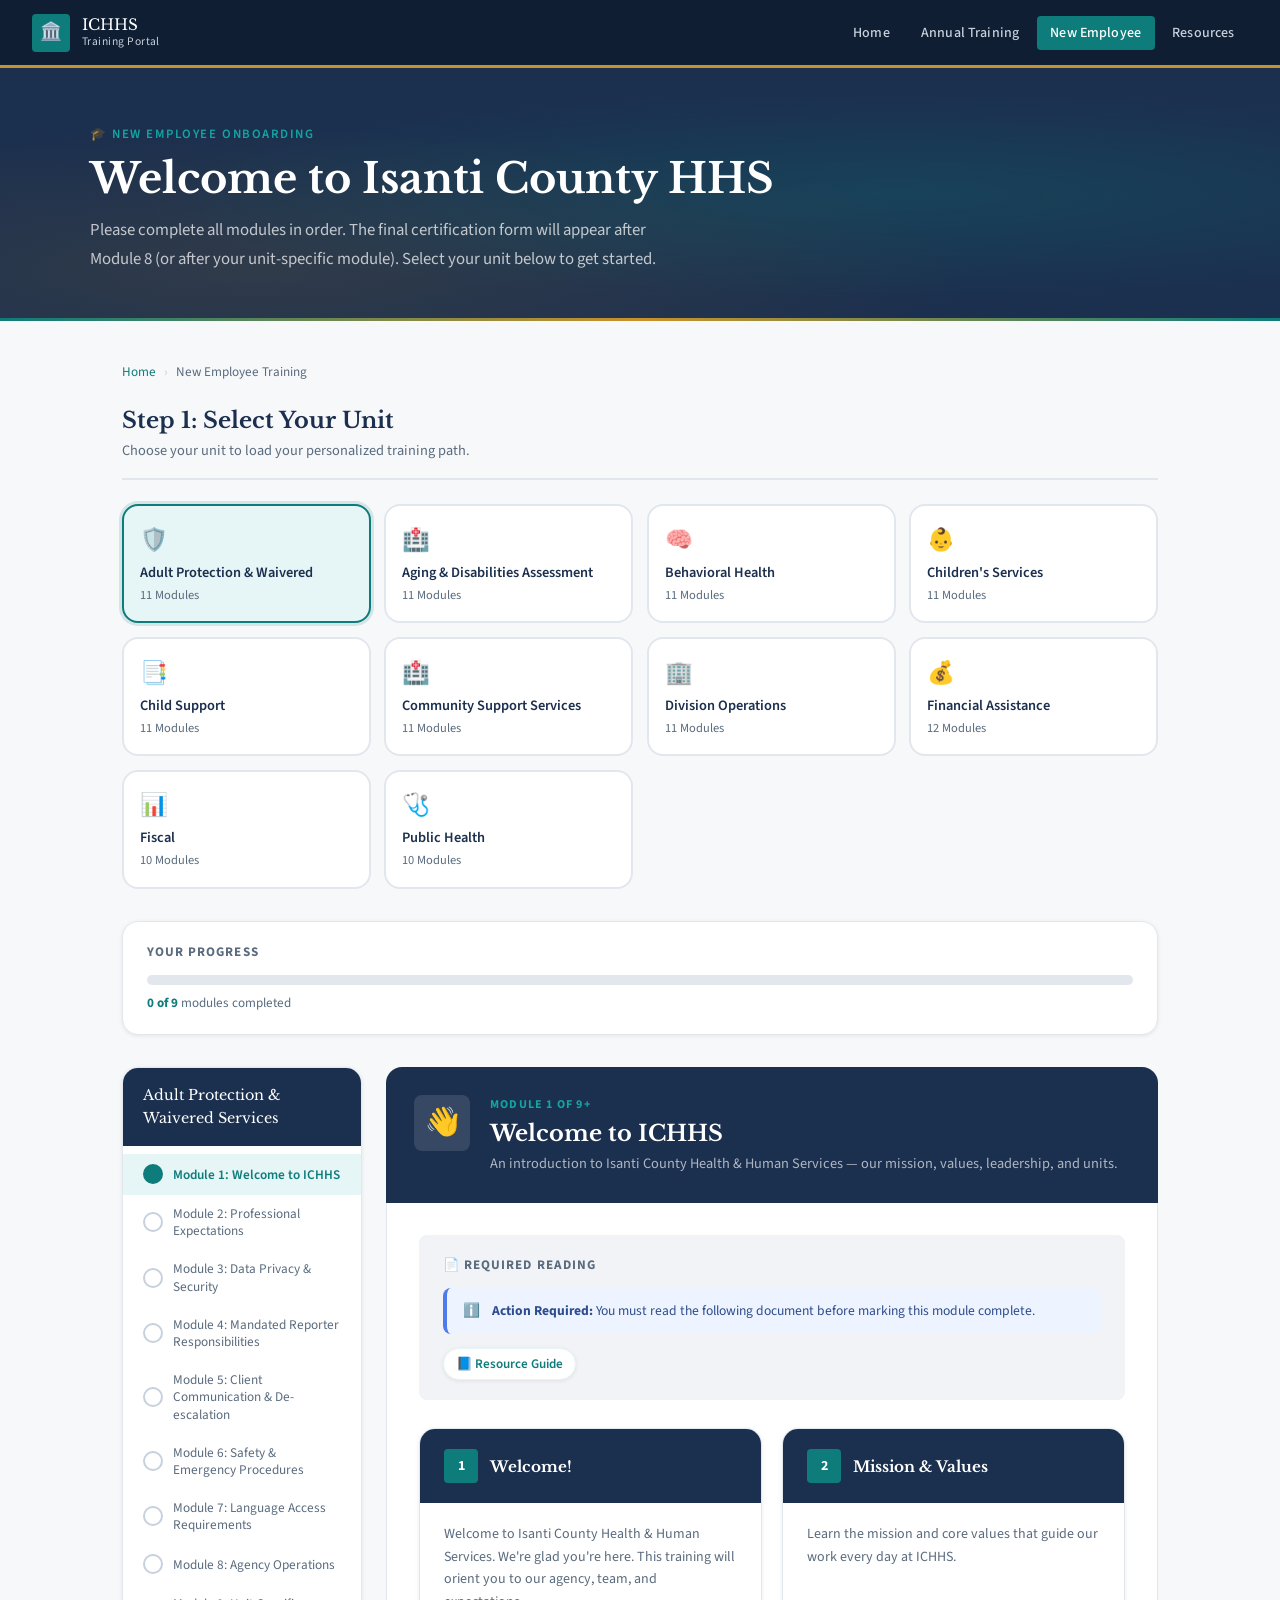
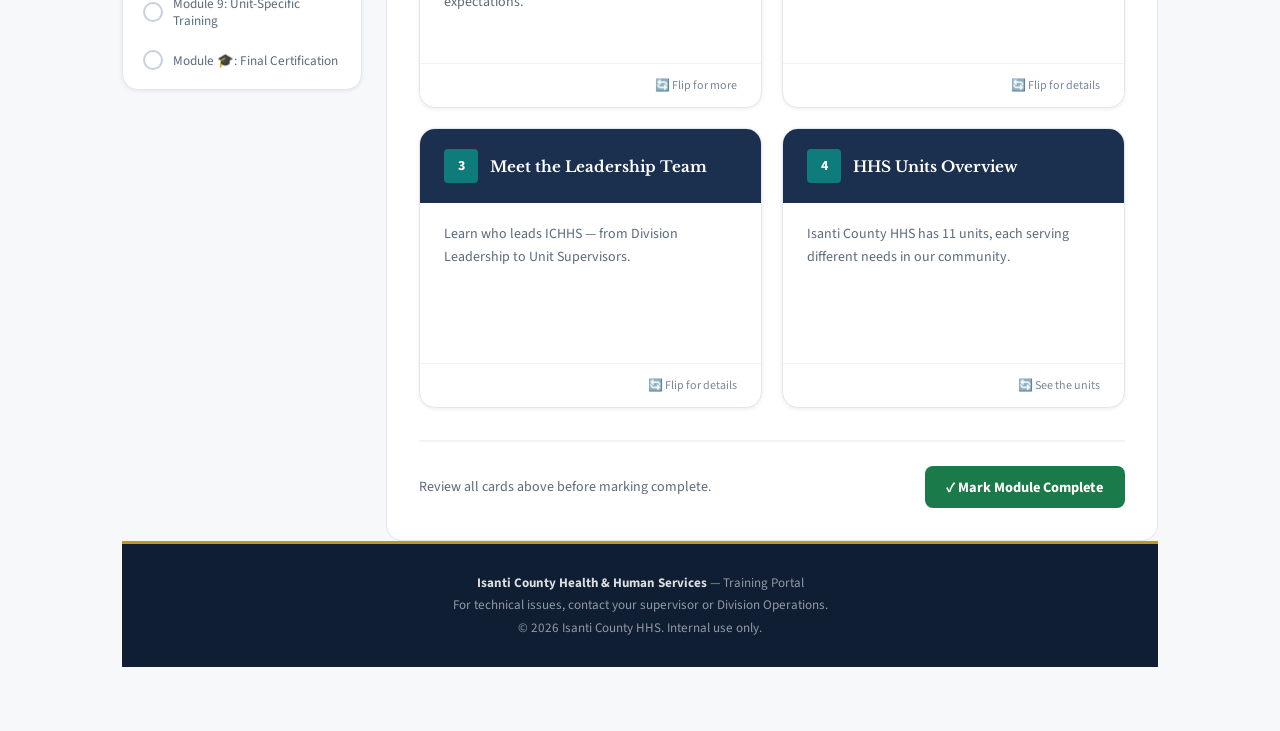
<file: new-employee.html>
<!DOCTYPE html>
<html lang="en">
<head>
  <meta charset="UTF-8" />
  <meta name="viewport" content="width=device-width, initial-scale=1.0" />
  <title>New Employee Training | ICHHS Training Portal</title>
  <link rel="stylesheet" href="styles.css" />
  <style>
    /* ── Progress tracker ── */
    .progress-tracker {
      background: var(--white);
      border: 1px solid var(--gray-200);
      border-radius: var(--radius-lg);
      padding: 1.25rem 1.5rem;
      margin-bottom: 2rem;
      box-shadow: var(--shadow-sm);
    }

    .progress-tracker-title {
      font-size: 0.82rem;
      font-weight: 700;
      color: var(--text-muted);
      text-transform: uppercase;
      letter-spacing: 0.08em;
      margin-bottom: 0.75rem;
    }

    .progress-bar-wrap {
      background: var(--gray-200);
      border-radius: 100px;
      height: 10px;
      overflow: hidden;
      margin-bottom: 0.5rem;
    }

    .progress-bar-fill {
      height: 100%;
      border-radius: 100px;
      background: linear-gradient(90deg, var(--teal), var(--teal-light));
      transition: width 0.4s ease;
      width: 0%;
    }

    .progress-label {
      font-size: 0.82rem;
      color: var(--text-muted);
    }

    .progress-label strong { color: var(--teal); }

    /* ── Module nav sidebar ── */
    .training-layout {
      display: grid;
      grid-template-columns: 240px 1fr;
      gap: 1.5rem;
      align-items: start;
    }

    .module-nav {
      background: var(--white);
      border: 1px solid var(--gray-200);
      border-radius: var(--radius-lg);
      overflow: hidden;
      box-shadow: var(--shadow-sm);
      position: sticky;
      top: calc(var(--nav-height) + 1rem);
    }

    .module-nav-header {
      background: var(--navy);
      padding: 1rem 1.25rem;
      font-family: var(--font-display);
      font-size: 0.9rem;
      color: var(--white);
    }

    .module-nav-list {
      list-style: none;
      padding: 0.5rem 0;
    }

    .module-nav-item button {
      width: 100%;
      background: none;
      border: none;
      padding: 0.65rem 1.25rem;
      text-align: left;
      cursor: pointer;
      font-family: var(--font-body);
      font-size: 0.83rem;
      color: var(--text-muted);
      display: flex;
      align-items: center;
      gap: 0.6rem;
      transition: all 0.15s;
      line-height: 1.3;
    }

    .module-nav-item button:hover { background: var(--gray-100); color: var(--text); }
    .module-nav-item button.active { background: var(--teal-pale); color: var(--teal); font-weight: 600; }
    .module-nav-item button.completed .check { color: var(--success); }

    .module-nav-item .check {
      width: 20px; height: 20px;
      border-radius: 50%;
      border: 2px solid var(--gray-300);
      display: flex; align-items: center; justify-content: center;
      font-size: 0.65rem;
      flex-shrink: 0;
      transition: all 0.2s;
    }

    .module-nav-item button.active .check { border-color: var(--teal); background: var(--teal); color: var(--white); }
    .module-nav-item button.completed .check { border-color: var(--success); background: var(--success); color: var(--white); }

    /* ── Module content ── */
    .module-content { display: none; }
    .module-content.active { display: block; animation: fadeIn 0.3s ease; }
    @keyframes fadeIn { from { opacity:0; transform:translateY(8px); } to { opacity:1; transform:none; } }

    .module-header {
      background: var(--navy);
      border-radius: var(--radius-lg) var(--radius-lg) 0 0;
      padding: 1.75rem;
      display: flex;
      align-items: flex-start;
      gap: 1.25rem;
    }

    .module-header-icon {
      width: 56px; height: 56px;
      background: rgba(255,255,255,0.12);
      border-radius: var(--radius);
      display: flex; align-items: center; justify-content: center;
      font-size: 1.75rem;
      flex-shrink: 0;
    }

    .module-num {
      font-size: 0.75rem;
      font-weight: 700;
      letter-spacing: 0.1em;
      text-transform: uppercase;
      color: var(--teal-light);
      margin-bottom: 0.3rem;
    }

    .module-header h2 {
      font-family: var(--font-display);
      font-size: 1.4rem;
      color: var(--white);
      line-height: 1.25;
      margin-bottom: 0.35rem;
    }

    .module-header p { font-size: 0.9rem; color: rgba(255,255,255,0.65); line-height: 1.6; }

    .module-body {
      background: var(--white);
      border: 1px solid var(--gray-200);
      border-top: none;
      border-radius: 0 0 var(--radius-lg) var(--radius-lg);
      padding: 2rem;
    }

    /* ── Learning cards (flip) ── */
    .cards-grid {
      display: grid;
      grid-template-columns: repeat(auto-fill, minmax(260px, 1fr));
      gap: 1.25rem;
      margin-bottom: 2rem;
    }

    /* ── Module docs section ── */
    .module-docs {
      background: var(--gray-100);
      border-radius: var(--radius);
      padding: 1.25rem 1.5rem;
      margin-bottom: 1.75rem;
    }

    .module-docs-title {
      font-size: 0.82rem;
      font-weight: 700;
      letter-spacing: 0.08em;
      text-transform: uppercase;
      color: var(--text-muted);
      margin-bottom: 0.75rem;
    }

    .doc-chip-row { display: flex; flex-wrap: wrap; gap: 0.6rem; }

    .doc-chip {
      display: inline-flex;
      align-items: center;
      gap: 0.4rem;
      font-size: 0.82rem;
      font-weight: 600;
      color: var(--teal);
      text-decoration: none;
      background: var(--white);
      padding: 0.3rem 0.75rem;
      border-radius: 100px;
      border: 1px solid var(--teal-pale);
      box-shadow: var(--shadow-sm);
      transition: all 0.2s;
    }

    .doc-chip:hover { background: var(--teal); color: var(--white); border-color: var(--teal); }

    /* ── Mark complete button ── */
    .module-complete-bar {
      display: flex;
      align-items: center;
      justify-content: space-between;
      gap: 1rem;
      padding-top: 1.5rem;
      margin-top: 1.5rem;
      border-top: 2px solid var(--gray-100);
      flex-wrap: wrap;
    }

    .btn-complete {
      background: var(--success);
      color: var(--white);
      border: none;
      border-radius: var(--radius);
      padding: 0.65rem 1.35rem;
      font-family: var(--font-body);
      font-size: 0.9rem;
      font-weight: 700;
      cursor: pointer;
      display: inline-flex;
      align-items: center;
      gap: 0.5rem;
      transition: all 0.2s;
    }

    .btn-complete:hover { background: #155D38; transform: translateY(-1px); }
    .btn-complete:disabled { background: var(--gray-300); cursor: default; transform: none; }

    /* ── Flip card content ── */
    .card-topics {
      font-size: 0.875rem;
      color: var(--text-muted);
      line-height: 1.7;
    }

    .card-topics li {
      list-style: none;
      padding: 0.2rem 0;
      display: flex;
      gap: 0.5rem;
    }

    .card-topics li::before { content: '•'; color: var(--teal); font-weight: 700; }

    @media (max-width: 900px) {
      .training-layout {
        grid-template-columns: 1fr;
      }
      .module-nav {
        position: static;
      }
    }
  </style>
</head>
<body>

<!-- ── Navigation ───────────────────────────────────────── -->
<nav class="nav">
  <a href="index.html" class="nav-brand">
    <div class="nav-brand-icon">🏛️</div>
    <div class="nav-brand-text">
      ICHHS
      <span class="nav-brand-sub">Training Portal</span>
    </div>
  </a>
  <button class="nav-toggle" aria-label="Toggle navigation">☰</button>
  <ul class="nav-links">
    <li><a href="index.html">Home</a></li>
    <li><a href="annual-training.html">Annual Training</a></li>
    <li><a href="new-employee.html" class="active">New Employee</a></li>
    <li><a href="resources.html">Resources</a></li>
  </ul>
</nav>

<div class="page-wrapper">

  <!-- ── Hero ─────────────────────────────────────────── -->
  <section class="page-hero">
    <div class="page-hero-inner">
      <div class="page-hero-eyebrow">🎓 New Employee Onboarding</div>
      <h1>Welcome to Isanti County HHS</h1>
      <p>Please complete all modules in order. The final certification form will appear after Module 8 (or after your unit-specific module). Select your unit below to get started.</p>
    </div>
  </section>

  <div class="content-area">

    <div class="breadcrumb">
      <a href="index.html">Home</a>
      <span class="breadcrumb-sep">›</span>
      New Employee Training
    </div>

    <!-- Unit Selection -->
    <div class="section-header">
      <div>
        <h2 class="section-title">Step 1: Select Your Unit</h2>
        <p class="section-subtitle">Choose your unit to load your personalized training path.</p>
      </div>
    </div>

    <div class="unit-selector mb-4" id="unit-select-bar">
      <button class="unit-btn active" onclick="selectUnit('ap', this)"><span class="unit-btn-icon">🛡️</span><span class="unit-btn-name">Adult Protection &amp; Waivered</span><span class="unit-btn-count">11 Modules</span></button>
      <button class="unit-btn" onclick="selectUnit('acss', this)"><span class="unit-btn-icon">🏥</span><span class="unit-btn-name">Aging &amp; Disabilities Assessment</span><span class="unit-btn-count">11 Modules</span></button>
      <button class="unit-btn" onclick="selectUnit('bh', this)"><span class="unit-btn-icon">🧠</span><span class="unit-btn-name">Behavioral Health</span><span class="unit-btn-count">11 Modules</span></button>
      <button class="unit-btn" onclick="selectUnit('cs', this)"><span class="unit-btn-icon">👶</span><span class="unit-btn-name">Children's Services</span><span class="unit-btn-count">11 Modules</span></button>
      <button class="unit-btn" onclick="selectUnit('chsup', this)"><span class="unit-btn-icon">📑</span><span class="unit-btn-name">Child Support</span><span class="unit-btn-count">11 Modules</span></button>
            <button class="unit-btn" onclick="selectUnit('acss', this)"><span class="unit-btn-icon">🏥</span><span class="unit-btn-name">Community Support Services</span><span class="unit-btn-count">11 Modules</span></button>

      <button class="unit-btn" onclick="selectUnit('do', this)"><span class="unit-btn-icon">🏢</span><span class="unit-btn-name">Division Operations</span><span class="unit-btn-count">11 Modules</span></button>
      <button class="unit-btn" onclick="selectUnit('fa', this)"><span class="unit-btn-icon">💰</span><span class="unit-btn-name">Financial Assistance</span><span class="unit-btn-count">12 Modules</span></button>
      <button class="unit-btn" onclick="selectUnit('fiscal', this)"><span class="unit-btn-icon">📊</span><span class="unit-btn-name">Fiscal</span><span class="unit-btn-count">10 Modules</span></button>
      <button class="unit-btn" onclick="selectUnit('ph', this)"><span class="unit-btn-icon">🩺</span><span class="unit-btn-name">Public Health</span><span class="unit-btn-count">10 Modules</span></button>
    </div>

    <!-- Progress Bar -->
    <div class="progress-tracker">
      <div class="progress-tracker-title">Your Progress</div>
      <div class="progress-bar-wrap">
        <div class="progress-bar-fill" id="progress-fill"></div>
      </div>
      <div class="progress-label"><strong id="progress-text">0 of 9</strong> modules completed</div>
    </div>

    <!-- ── Training Layout ──────────────────────────────── -->
    <div class="training-layout">

      <!-- Sidebar nav -->
      <div class="module-nav" id="module-sidebar">
        <div class="module-nav-header" id="sidebar-unit-name">Adult Protection &amp; Waivered Services</div>
        <ul class="module-nav-list" id="module-nav-list">
          <!-- Populated by JS -->
        </ul>
      </div>

      <!-- Module content panels -->
      <div id="module-panels">

        <!-- MODULE 1 ─ Welcome -->
        <div class="module-content active" id="mod-1">
          <div class="module-header">
            <div class="module-header-icon">👋</div>
            <div>
              <div class="module-num">Module 1 of 9+</div>
              <h2>Welcome to ICHHS</h2>
              <p>An introduction to Isanti County Health &amp; Human Services — our mission, values, leadership, and units.</p>
            </div>
          </div>
          <div class="module-body">
            <div class="module-docs">
              <div class="module-docs-title">📄 Required Reading</div>
              <div class="alert alert-info" style="margin-bottom:0.85rem;margin-top:0;padding:0.75rem 1rem;font-size:0.85rem;"><span>ℹ️</span><div><strong>Action Required:</strong> You must read the following document before marking this module complete.</div></div>
              <div class="doc-chip-row">
                <a href="https://drive.google.com/file/d/1XWZ4L4QeTifMtXx7vzhXY3LbqOjRy8uY/view?usp=sharing" target="_blank" rel="noopener" class="doc-chip">📘 Resource Guide</a>
              </div>
            </div>

            <div class="cards-grid">
              <div class="flip-card-container">
                <div class="flip-card">
                  <div class="flip-front">
                    <div class="flip-front-header"><div class="num">1</div><h3>Welcome!</h3></div>
                    <div class="flip-front-body">Welcome to Isanti County Health &amp; Human Services. We're glad you're here. This training will orient you to our agency, team, and expectations.</div>
                    <div class="flip-front-footer"><span class="flip-hint">🔄 Flip for more</span></div>
                  </div>
                  <div class="flip-back">
                    <h3>Getting Started</h3>
                    <ul>
                      <li>Complete all modules in order</li>
                      <li>Review all linked documents</li>
                      <li>The certification form is at the end</li>
                      <li>Reach out to your supervisor with questions</li>
                    </ul>
                    <div class="flip-back-footer"><span style="font-size:0.75rem;color:rgba(255,255,255,0.5);">🔄 Flip back</span></div>
                  </div>
                </div>
              </div>

              <div class="flip-card-container">
                <div class="flip-card">
                  <div class="flip-front">
                    <div class="flip-front-header"><div class="num">2</div><h3>Mission &amp; Values</h3></div>
                    <div class="flip-front-body">Learn the mission and core values that guide our work every day at ICHHS.</div>
                    <div class="flip-front-footer"><span class="flip-hint">🔄 Flip for details</span></div>
                  </div>
                  <div class="flip-back">
                    <h3>Our Mission &amp; Values</h3>
                    <ul>
                      <li><strong>Mission:</strong> Empowering residents to make healthy and safe choices to strengthen our community.</li>
                      <li>💬 Communication — timely and open</li>
                      <li>🌍 Diversity — culture of inclusivity</li>
                      <li>⚖️ Integrity — honest &amp; ethical</li>
                      <li>🤝 Service — person-centered</li>
                      <li>👥 Teamwork — trust &amp; accountability</li>
                    </ul>
                    <div class="flip-back-footer"><span style="font-size:0.75rem;color:rgba(255,255,255,0.5);">🔄 Flip back</span></div>
                  </div>
                </div>
              </div>

              <div class="flip-card-container">
                <div class="flip-card">
                  <div class="flip-front">
                    <div class="flip-front-header"><div class="num">3</div><h3>Meet the Leadership Team</h3></div>
                    <div class="flip-front-body">Learn who leads ICHHS — from Division Leadership to Unit Supervisors.</div>
                    <div class="flip-front-footer"><span class="flip-hint">🔄 Flip for details</span></div>
                  </div>
                  <div class="flip-back">
                    <h3>Leadership &amp; Structure</h3>
                    <ul>
                      <li>Division Leadership oversees all units</li>
                      <li>Unit Supervisors manage day-to-day operations</li>
                      <li>Refer to the Resource Guide for the org chart and current contact information</li>
                    </ul>
                    <div class="flip-back-footer"><span style="font-size:0.75rem;color:rgba(255,255,255,0.5);">🔄 Flip back</span></div>
                  </div>
                </div>
              </div>

              <div class="flip-card-container">
                <div class="flip-card">
                  <div class="flip-front">
                    <div class="flip-front-header"><div class="num">4</div><h3>HHS Units Overview</h3></div>
                    <div class="flip-front-body">Isanti County HHS has 11 units, each serving different needs in our community.</div>
                    <div class="flip-front-footer"><span class="flip-hint">🔄 See the units</span></div>
                  </div>
                  <div class="flip-back">
                    <h3>Our 11 Units</h3>
                    <ul>
                      <li>Adult Protection &amp; Waivered Services</li>
                     <li>Aging &amp; Disability Assessment Services</li>
                      <li>Behavioral Health</li>
                      <li>Children's Services</li>
                      <li>Child Support</li>
                      <li>Community Support Services</li>
                      <li>Division Operations</li>
                      <li>Financial Assistance (Adult and Family)</li>
                      <li>Fiscal</li>
                      <li>Public Health</li>
                    </ul>
                    <div class="flip-back-footer"><span style="font-size:0.75rem;color:rgba(255,255,255,0.5);">🔄 Flip back</span></div>
                  </div>
                </div>
              </div>
            </div>

            <div class="module-complete-bar">
              <span class="text-muted text-sm">Review all cards above before marking complete.</span>
              <button class="btn-complete" onclick="markComplete(1, this)">✓ Mark Module Complete</button>
            </div>
          </div>
        </div>

        <!-- MODULE 2 ─ Professional Expectations -->
        <div class="module-content" id="mod-2">
          <div class="module-header">
            <div class="module-header-icon">💼</div>
            <div>
              <div class="module-num">Module 2 of 9+</div>
              <h2>Professional Expectations</h2>
              <p>Workplace professionalism, communication standards, professional appearance, and document templates.</p>
            </div>
          </div>
          <div class="module-body">
            <div class="module-docs">
              <div class="module-docs-title">📄 Required Reading</div>
              <div class="alert alert-info" style="margin-bottom:0.85rem;margin-top:0;padding:0.75rem 1rem;font-size:0.85rem;"><span>ℹ️</span><div><strong>Action Required:</strong> You must read each of the following documents before marking this module complete.</div></div>
              <div class="doc-chip-row">
                <a href="https://drive.google.com/file/d/1JkPFyF-At7llRBM9wONS7tG7ThPFE0HO/view?usp=sharing" target="_blank" rel="noopener" class="doc-chip">📋 Personnel Policy Manual</a>
                <a href="https://drive.google.com/file/d/1-85hHDL4kg6-GVlGgdLABwFsMqDGpdlj/view?usp=sharing" target="_blank" rel="noopener" class="doc-chip">👔 Dress Guidelines</a>
                <a href="https://drive.google.com/file/d/1RlXyMfQk8CoKwdGbbJapx78iH8y7RaNE/view?usp=sharing" target="_blank" rel="noopener" class="doc-chip">📞 Voicemail Scripts</a>
                <a href="https://drive.google.com/file/d/1P7sUgBdaTn2K5ZPjANFTiUoCzCZwnDBZ/view?usp=sharing" target="_blank" rel="noopener" class="doc-chip">✉️ Email Signature Guide</a>
                <a href="https://drive.google.com/file/d/1uaLPa-k22ypjpDJABjj8J2y1g-O5rmZX/view?usp=sharing" target="_blank" rel="noopener" class="doc-chip">📝 How to Save Letterhead as Template</a>
                <a href="https://docs.google.com/document/d/14j74RAGLDXdH2uThF7cmAbGaE-_vNfy8/edit?usp=sharing" target="_blank" rel="noopener" class="doc-chip">📄 Letterhead Template</a>
                <a href="https://docs.google.com/document/d/1ZD78PFSkC7_zeIUegEFBLFpzH8EY_vL2/edit?usp=sharing" target="_blank" rel="noopener" class="doc-chip">📄 Business Letter Template</a>
              </div>
            </div>

            <div class="cards-grid">
              <div class="flip-card-container">
                <div class="flip-card">
                  <div class="flip-front">
                    <div class="flip-front-header"><div class="num">1</div><h3>Workplace Professionalism</h3></div>
                    <div class="flip-front-body">As an ICHHS employee, you are representing Isanti County in every interaction.</div>
                    <div class="flip-front-footer"><span class="flip-hint">🔄 Flip for details</span></div>
                  </div>
                  <div class="flip-back">
                    <h3>Professionalism Standards</h3>
                    <ul>
                      <li>Maintain a respectful workplace</li>
                      <li>Follow conduct expectations at all times</li>
                      <li>You represent Isanti County in your role</li>
                      <li>Treat all clients and colleagues with dignity</li>
                    </ul>
                    <div class="flip-back-footer"><span style="font-size:0.75rem;color:rgba(255,255,255,0.5);">🔄 Flip back</span></div>
                  </div>
                </div>
              </div>

              <div class="flip-card-container">
                <div class="flip-card">
                  <div class="flip-front">
                    <div class="flip-front-header"><div class="num">2</div><h3>Communication Expectations</h3></div>
                    <div class="flip-front-body">Clear, professional, and timely communication is essential in every role at ICHHS.</div>
                    <div class="flip-front-footer"><span class="flip-hint">🔄 Flip for details</span></div>
                  </div>
                  <div class="flip-back">
                    <h3>Communication Standards</h3>
                    <ul>
                      <li>Set up and maintain a professional voicemail</li>
                      <li>Return calls within one business day</li>
                      <li>Use clear, professional language internally and externally</li>
                      <li>Use EIO to communicate your availability</li>
                    </ul>
                    <div class="flip-back-footer"><span style="font-size:0.75rem;color:rgba(255,255,255,0.5);">🔄 Flip back</span></div>
                  </div>
                </div>
              </div>

              <div class="flip-card-container">
                <div class="flip-card">
                  <div class="flip-front">
                    <div class="flip-front-header"><div class="num">3</div><h3>Professional Appearance</h3></div>
                    <div class="flip-front-body">Your appearance reflects on the agency. Review the Dress Guidelines for specific expectations.</div>
                    <div class="flip-front-footer"><span class="flip-hint">🔄 Flip for details</span></div>
                  </div>
                  <div class="flip-back">
                    <h3>Appearance Standards</h3>
                    <ul>
                      <li>Follow the agency Dress Guidelines</li>
                      <li>Wear your ID badge visibly at all times</li>
                      <li>Prohibited attire is outlined in the Dress Guidelines document</li>
                    </ul>
                    <div class="flip-back-footer"><span style="font-size:0.75rem;color:rgba(255,255,255,0.5);">🔄 Flip back</span></div>
                  </div>
                </div>
              </div>

              <div class="flip-card-container">
                <div class="flip-card">
                  <div class="flip-front">
                    <div class="flip-front-header"><div class="num">4</div><h3>Professional Email &amp; Templates</h3></div>
                    <div class="flip-front-body">ICHHS has standard templates for email signatures, letterhead, and business letters.</div>
                    <div class="flip-front-footer"><span class="flip-hint">🔄 Flip for details</span></div>
                  </div>
                  <div class="flip-back">
                    <h3>Email &amp; Templates</h3>
                    <ul>
                      <li>Set up your email signature per the guide</li>
                      <li>Use the agency letterhead template for all formal letters</li>
                      <li>Save letterhead as a Word template for easy access</li>
                      <li>Business letter template is available in the Resources section</li>
                    </ul>
                    <div class="flip-back-footer"><span style="font-size:0.75rem;color:rgba(255,255,255,0.5);">🔄 Flip back</span></div>
                  </div>
                </div>
              </div>
            </div>

            <!-- Knowledge Check -->
            <div class="quiz-container">
              <div class="quiz-header">
                <span style="font-size:1.25rem;">❓</span>
                <h4>Knowledge Check — Professional Expectations</h4>
              </div>
              <div class="quiz-body">
                <div class="quiz-scenario">
                  <strong>Scenario:</strong> What should your voicemail message include?
                </div>
                <div class="quiz-options">
                  <button class="quiz-option" data-correct="false">
                    <span class="quiz-option-letter">A</span>
                    Only your name
                  </button>
                  <button class="quiz-option" data-correct="true">
                    <span class="quiz-option-letter">B</span>
                    Your name, agency, and return timeline
                  </button>
                  <button class="quiz-option" data-correct="false">
                    <span class="quiz-option-letter">C</span>
                    No voicemail message is needed
                  </button>
                </div>
                <div class="quiz-feedback correct" style="display:none;">
                  ✅ <strong>Correct!</strong> Voicemail should identify the employee, agency, and indicate calls will be returned within one business day.
                </div>
                <div class="quiz-feedback incorrect" style="display:none;">
                  ❌ <strong>Not quite.</strong> Your voicemail should include your name, agency name, and indicate when callers can expect a return call (within one business day).
                </div>
                <button class="quiz-reset btn btn-ghost btn-sm">↺ Try Again</button>
              </div>
            </div>

            <div class="module-complete-bar">
              <span class="text-muted text-sm">Complete the knowledge check and review all documents before proceeding.</span>
              <button class="btn-complete" onclick="markComplete(2, this)">✓ Mark Module Complete</button>
            </div>
          </div>
        </div>

        <!-- MODULE 3 ─ Data Privacy -->
        <div class="module-content" id="mod-3">
          <div class="module-header">
            <div class="module-header-icon">🔒</div>
            <div>
              <div class="module-num">Module 3 of 9+</div>
              <h2>Data Privacy &amp; Security</h2>
              <p>Your legal and ethical obligations to protect client data, federal tax information, and agency records.</p>
            </div>
          </div>
          <div class="module-body">
            <div class="module-docs">
              <div class="module-docs-title">📄 Required Reading &amp; Training</div>
              <div class="alert alert-info" style="margin-bottom:0.85rem;margin-top:0;padding:0.75rem 1rem;font-size:0.85rem;"><span>ℹ️</span><div><strong>Action Required:</strong> You must read each document and complete the DHS Data Privacy Training before marking this module complete.</div></div>
              <div class="doc-chip-row">
                <a href="https://drive.google.com/file/d/1uNzxxxRiDAcliBVshBctMBh3x3AYObl9/view?usp=sharing" target="_blank" rel="noopener" class="doc-chip">🔒 FTI Safeguarding Policy</a>
                <a href="https://docs.google.com/document/d/1gxpkB2hlRSBYSikrlX3gHW69Y94lVGwv/edit?usp=sharing" target="_blank" rel="noopener" class="doc-chip">📄 FTI Internal Procedure</a>
                <a href="https://drive.google.com/file/d/1PmG-FllAUKKrp2eldG6ISQySCOijW0yL/view?usp=sharing" target="_blank" rel="noopener" class="doc-chip">🔐 Confidentiality — Not Public Data</a>
                <a href="https://data-securitytraining.dhs.mn.gov/Account/Login" target="_blank" rel="noopener" class="doc-chip">🖥️ DHS Data Privacy Training</a>
                <a href="https://drive.google.com/file/d/1pvpA7vtsBUGjtQcMikofQwh8NTn9DNf7/view?usp=sharing" target="_blank" rel="noopener" class="doc-chip">🖥️ The Use of AI at Isanti County</a>
              </div>
            </div>

            <div class="alert alert-info mb-3">
              <span>ℹ️</span>
              <div>Complete the DHS Data Privacy Training at the link above. If you have not been given login information, register as a new employee using your Isanti County email address.</div>
            </div>

            <div class="cards-grid">
              <div class="flip-card-container">
                <div class="flip-card">
                  <div class="flip-front">
                    <div class="flip-front-header"><div class="num">1</div><h3>Protecting Confidential Data</h3></div>
                    <div class="flip-front-body">Client confidentiality is a legal and ethical obligation. All staff must understand their data privacy responsibilities.</div>
                    <div class="flip-front-footer"><span class="flip-hint">🔄 Flip for details</span></div>
                  </div>
                  <div class="flip-back">
                    <h3>Confidentiality Standards</h3>
                    <ul>
                      <li>Client information is private data</li>
                      <li>Never share case information without authorization</li>
                      <li>Understand what constitutes "not public data"</li>
                      <li>Violations can result in serious legal consequences</li>
                    </ul>
                    <div class="flip-back-footer"><span style="font-size:0.75rem;color:rgba(255,255,255,0.5);">🔄 Flip back</span></div>
                  </div>
                </div>
              </div>

              <div class="flip-card-container">
                <div class="flip-card">
                  <div class="flip-front">
                    <div class="flip-front-header"><div class="num">2</div><h3>Federal Tax Information (FTI)</h3></div>
                    <div class="flip-front-body">FTI is subject to strict IRS safeguarding rules. Misuse has serious legal consequences.</div>
                    <div class="flip-front-footer"><span class="flip-hint">🔄 Flip for details</span></div>
                  </div>
                  <div class="flip-back">
                    <h3>FTI Requirements</h3>
                    <ul>
                      <li>Follow DHS Bulletin #13-69-09 procedures</li>
                      <li>Review the FTI Safeguarding Policy</li>
                      <li>Sign the FTI binder at the front desk</li>
                      <li>Signing acknowledges you understand the policy</li>
                      <li>Misuse of FTI is a federal offense</li>
                    </ul>
                    <div class="flip-back-footer"><span style="font-size:0.75rem;color:rgba(255,255,255,0.5);">🔄 Flip back</span></div>
                  </div>
                </div>
              </div>

              <div class="flip-card-container">
                <div class="flip-card">
                  <div class="flip-front">
                    <div class="flip-front-header"><div class="num">3</div><h3>Secure Work Practices</h3></div>
                    <div class="flip-front-body">Protecting data is a daily responsibility — from your computer screen to physical documents.</div>
                    <div class="flip-front-footer"><span class="flip-hint">🔄 Flip for details</span></div>
                  </div>
                  <div class="flip-back">
                    <h3>Secure Practices</h3>
                    <ul>
                      <li>Lock your computer when stepping away</li>
                      <li>Store physical documents securely</li>
                      <li>All visitors must wear ID badges</li>
                      <li>Visitors must be logged and escorted</li>
                      <li>Know which areas are restricted</li>
                    </ul>
                    <div class="flip-back-footer"><span style="font-size:0.75rem;color:rgba(255,255,255,0.5);">🔄 Flip back</span></div>
                  </div>
                </div>
              </div>

              <div class="flip-card-container">
                <div class="flip-card">
                  <div class="flip-front">
                    <div class="flip-front-header"><div class="num">4</div><h3>Reporting Security Incidents</h3></div>
                    <div class="flip-front-body">If you become aware of a data breach or security incident, you have a responsibility to report it promptly.</div>
                    <div class="flip-front-footer"><span class="flip-hint">🔄 Flip for details</span></div>
                  </div>
                  <div class="flip-back">
                    <h3>Reporting Requirements</h3>
                    <ul>
                      <li>Report suspected data breaches immediately to your supervisor</li>
                      <li>Document what happened and when</li>
                      <li>Do not attempt to investigate independently</li>
                      <li>Maintain security awareness at all times</li>
                    </ul>
                    <div class="flip-back-footer"><span style="font-size:0.75rem;color:rgba(255,255,255,0.5);">🔄 Flip back</span></div>
                  </div>
                </div>
              </div>
            </div>

            <div class="quiz-container">
              <div class="quiz-header"><span style="font-size:1.25rem;">❓</span><h4>Knowledge Check — Data Security</h4></div>
              <div class="quiz-body">
                <div class="quiz-scenario"><strong>Scenario:</strong> You step away from your desk to help a coworker. What should you do before leaving?</div>
                <div class="quiz-options">
                  <button class="quiz-option" data-correct="false"><span class="quiz-option-letter">A</span>Nothing, if you'll only be gone briefly</button>
                  <button class="quiz-option" data-correct="true"><span class="quiz-option-letter">B</span>Lock your computer</button>
                  <button class="quiz-option" data-correct="false"><span class="quiz-option-letter">C</span>Minimize the screen</button>
                </div>
                <div class="quiz-feedback correct" style="display:none;">✅ <strong>Correct!</strong> Computers must be secured when unattended to protect confidential data — even briefly.</div>
                <div class="quiz-feedback incorrect" style="display:none;">❌ <strong>Not quite.</strong> You must lock your computer every time you leave your workstation, regardless of how briefly.</div>
                <button class="quiz-reset btn btn-ghost btn-sm">↺ Try Again</button>
              </div>
            </div>

            <div class="module-complete-bar">
              <span class="text-muted text-sm">Complete the DHS Data Privacy Training and review all documents.</span>
              <button class="btn-complete" onclick="markComplete(3, this)">✓ Mark Module Complete</button>
            </div>
          </div>
        </div>

        <!-- MODULE 4 ─ Mandated Reporter -->
        <div class="module-content" id="mod-4">
          <div class="module-header">
            <div class="module-header-icon">⚠️</div>
            <div>
              <div class="module-num">Module 4 of 9+</div>
              <h2>Mandated Reporter Responsibilities</h2>
              <p>As an ICHHS employee, you are legally required to report suspected abuse or neglect of children and/or vulnerable adults.</p>
            </div>
          </div>
          <div class="module-body">
            <div class="module-docs">
              <div class="module-docs-title">📄 Required Reading</div>
              <div class="alert alert-info" style="margin-bottom:0.85rem;margin-top:0;padding:0.75rem 1rem;font-size:0.85rem;"><span>ℹ️</span><div><strong>Action Required:</strong> You must read both mandated reporter training documents before marking this module complete.</div></div>
              <div class="doc-chip-row">
                <a href="https://drive.google.com/file/d/16ZpjZ50d0Qsqi8Sw9hIYMK3SBVcggrqi/view?usp=sharing" target="_blank" rel="noopener" class="doc-chip">👶 Child Protection Mandated Reporter Training</a>
                <a href="https://drive.google.com/file/d/1GnSjo_tYcCdELkQb0LGa6nHV_xwPutYm/view?usp=sharing" target="_blank" rel="noopener" class="doc-chip">👴 Vulnerable Adult Mandated Reporter Training</a>
              </div>
            </div>

            <div class="alert alert-warn mb-3">
              <span>⚠️</span>
              <div><strong>Key Concept:</strong> Professionals who work with children and/or vulnerable adults must report abuse or neglect. The person with firsthand knowledge must file the report — it is not your job to determine whether maltreatment occurred.</div>
            </div>

            <div class="cards-grid">
              <div class="flip-card-container">
                <div class="flip-card">
                  <div class="flip-front">
                    <div class="flip-front-header"><div class="num">1</div><h3>Your Responsibilities</h3></div>
                    <div class="flip-front-body">As an ICHHS employee, you are a mandated reporter. This means you must report suspected abuse or neglect of children and/or vulnerable adults.</div>
                    <div class="flip-front-footer"><span class="flip-hint">🔄 Flip for details</span></div>
                  </div>
                  <div class="flip-back">
                    <h3>Mandated Reporter Duties</h3>
                    <ul>
                      <li>You are legally obligated to report</li>
                      <li>The person with firsthand knowledge must file the report</li>
                      <li>You cannot delegate this responsibility</li>
                      <li>Failure to report has legal consequences</li>
                    </ul>
                    <div class="flip-back-footer"><span style="font-size:0.75rem;color:rgba(255,255,255,0.5);">🔄 Flip back</span></div>
                  </div>
                </div>
              </div>

              <div class="flip-card-container">
                <div class="flip-card">
                  <div class="flip-front">
                    <div class="flip-front-header"><div class="num">2</div><h3>Recognizing Maltreatment</h3></div>
                    <div class="flip-front-body">Knowing the signs of abuse, neglect, and maltreatment is the first step to protecting vulnerable individuals.</div>
                    <div class="flip-front-footer"><span class="flip-hint">🔄 Flip for details</span></div>
                  </div>
                  <div class="flip-back">
                    <h3>Signs to Watch For</h3>
                    <ul>
                      <li>Unexplained physical injuries</li>
                      <li>Inconsistent explanations from caregivers</li>
                      <li>Signs of emotional or psychological abuse</li>
                      <li>Indicators of neglect (hygiene, hunger, isolation)</li>
                      <li>Behavioral changes or fearfulness</li>
                    </ul>
                    <div class="flip-back-footer"><span style="font-size:0.75rem;color:rgba(255,255,255,0.5);">🔄 Flip back</span></div>
                  </div>
                </div>
              </div>

              <div class="flip-card-container">
                <div class="flip-card">
                  <div class="flip-front">
                    <div class="flip-front-header"><div class="num">3</div><h3>Reporting Procedures</h3></div>
                    <div class="flip-front-body">When you suspect maltreatment, you must act promptly. Understand who, when, and how to report.</div>
                    <div class="flip-front-footer"><span class="flip-hint">🔄 Flip for details</span></div>
                  </div>
                  <div class="flip-back">
                    <h3>How to Report</h3>
                    <ul>
                      <li>Report immediately upon suspicion — do not wait</li>
                      <li>Contact your supervisor or the appropriate intake line</li>
                      <li>Document your observations factually</li>
                      <li>You do not need proof to make a report</li>
                      <li>Discuss with your supervisor as needed</li>
                    </ul>
                    <div class="flip-back-footer"><span style="font-size:0.75rem;color:rgba(255,255,255,0.5);">🔄 Flip back</span></div>
                  </div>
                </div>
              </div>
            </div>

            <div class="quiz-container">
              <div class="quiz-header"><span style="font-size:1.25rem;">❓</span><h4>Knowledge Check — Mandated Reporter</h4></div>
              <div class="quiz-body">
                <div class="quiz-scenario"><strong>Scenario:</strong> You are meeting with a family and notice a child with unexplained bruising. The caregiver's explanation seems inconsistent. What should you do?</div>
                <div class="quiz-options">
                  <button class="quiz-option" data-correct="false"><span class="quiz-option-letter">A</span>Wait to see if the situation improves</button>
                  <button class="quiz-option" data-correct="false"><span class="quiz-option-letter">B</span>Discuss concerns with coworkers first</button>
                  <button class="quiz-option" data-correct="true"><span class="quiz-option-letter">C</span>Report suspected maltreatment immediately</button>
                </div>
                <div class="quiz-feedback correct" style="display:none;">✅ <strong>Correct!</strong> You are the person with firsthand knowledge. You must report suspected maltreatment — it's not your decision to determine whether it is or isn't abuse.</div>
                <div class="quiz-feedback incorrect" style="display:none;">❌ <strong>Not quite.</strong> As the person with firsthand knowledge, you must report immediately. Waiting or consulting others first could delay protection for a child at risk.</div>
                <button class="quiz-reset btn btn-ghost btn-sm">↺ Try Again</button>
              </div>
            </div>

            <div class="module-complete-bar">
              <span class="text-muted text-sm">Review both mandated reporter training documents before proceeding.</span>
              <button class="btn-complete" onclick="markComplete(4, this)">✓ Mark Module Complete</button>
            </div>
          </div>
        </div>

        <!-- MODULE 5 ─ De-escalation -->
        <div class="module-content" id="mod-5">
          <div class="module-header">
            <div class="module-header-icon">🤝</div>
            <div>
              <div class="module-num">Module 5 of 9+</div>
              <h2>Client Communication &amp; De-escalation</h2>
              <p>Building rapport, active listening, de-escalation strategies, and recognizing warning signs before situations escalate.</p>
            </div>
          </div>
          <div class="module-body">
            <div class="module-docs">
              <div class="module-docs-title">📄 Required Reading</div>
              <div class="alert alert-info" style="margin-bottom:0.85rem;margin-top:0;padding:0.75rem 1rem;font-size:0.85rem;"><span>ℹ️</span><div><strong>Action Required:</strong> You must review the following document before marking this module complete.</div></div>
              <div class="doc-chip-row">
                <a href="https://docs.google.com/presentation/d/1Losp-HS5LwdvOY463DTYEPA1uiqzHhXR/edit?usp=sharing" target="_blank" rel="noopener" class="doc-chip">📊 Violence Prevention Strategies Presentation</a>
              </div>
            </div>

            <div class="cards-grid">
              <div class="flip-card-container">
                <div class="flip-card">
                  <div class="flip-front">
                    <div class="flip-front-header"><div class="num">1</div><h3>Building Rapport</h3></div>
                    <div class="flip-front-body">Rapport is not about being liked — it's about establishing mutual trust, honesty, and respect even when you disagree.</div>
                    <div class="flip-front-footer"><span class="flip-hint">🔄 Flip for details</span></div>
                  </div>
                  <div class="flip-back">
                    <h3>Building Rapport</h3>
                    <ul>
                      <li>Show genuine interest in the person</li>
                      <li>Respect differences of opinion</li>
                      <li>Use the same language and terms they use</li>
                      <li>Match body language appropriately</li>
                      <li>People with rapport are less likely to become aggressive</li>
                    </ul>
                    <div class="flip-back-footer"><span style="font-size:0.75rem;color:rgba(255,255,255,0.5);">🔄 Flip back</span></div>
                  </div>
                </div>
              </div>

              <div class="flip-card-container">
                <div class="flip-card">
                  <div class="flip-front">
                    <div class="flip-front-header"><div class="num">2</div><h3>Active Listening</h3></div>
                    <div class="flip-front-body">Listening is about gaining understanding — not just hearing words, but tone, body language, and what goes unsaid.</div>
                    <div class="flip-front-footer"><span class="flip-hint">🔄 Flip for details</span></div>
                  </div>
                  <div class="flip-back">
                    <h3>Active Listening Skills</h3>
                    <ul>
                      <li>Clear your mind and focus fully on the speaker</li>
                      <li>Listen to hear, not to solve — let them finish</li>
                      <li>Watch for non-verbal cues and inconsistencies</li>
                      <li>Listen for ideas, not just words</li>
                      <li>Be patient — pauses are normal</li>
                    </ul>
                    <div class="flip-back-footer"><span style="font-size:0.75rem;color:rgba(255,255,255,0.5);">🔄 Flip back</span></div>
                  </div>
                </div>
              </div>

              <div class="flip-card-container">
                <div class="flip-card">
                  <div class="flip-front">
                    <div class="flip-front-header"><div class="num">3</div><h3>De-escalation Strategies</h3></div>
                    <div class="flip-front-body">De-escalation begins before you speak — your tone, posture, and presence all send messages.</div>
                    <div class="flip-front-footer"><span class="flip-hint">🔄 Flip for key strategies</span></div>
                  </div>
                  <div class="flip-back">
                    <h3>Top De-escalation Strategies</h3>
                    <ul>
                      <li>Act calm even if you're not</li>
                      <li>Lower your voice — never match their volume</li>
                      <li>Validate feelings: "I see where you're coming from"</li>
                      <li>Give personal space and remove the audience</li>
                      <li>Ask: "What would help you right now?"</li>
                      <li><strong>Never say "calm down"</strong></li>
                    </ul>
                    <div class="flip-back-footer"><span style="font-size:0.75rem;color:rgba(255,255,255,0.5);">🔄 Flip back</span></div>
                  </div>
                </div>
              </div>

              <div class="flip-card-container">
                <div class="flip-card">
                  <div class="flip-front">
                    <div class="flip-front-header"><div class="num">4</div><h3>Recognizing Escalation</h3></div>
                    <div class="flip-front-body">Knowing warning signs early allows you to intervene before a situation becomes dangerous.</div>
                    <div class="flip-front-footer"><span class="flip-hint">🔄 Flip for details</span></div>
                  </div>
                  <div class="flip-back">
                    <h3>Warning Signs</h3>
                    <ul>
                      <li>Raised voice, pacing, clenched fists</li>
                      <li>Making threats or demands</li>
                      <li>Flushed skin, rapid breathing</li>
                      <li>Loss of humor, increased sarcasm</li>
                      <li>Moving toward you or others aggressively</li>
                      <li>When in doubt — seek assistance</li>
                    </ul>
                    <div class="flip-back-footer"><span style="font-size:0.75rem;color:rgba(255,255,255,0.5);">🔄 Flip back</span></div>
                  </div>
                </div>
              </div>
            </div>

            <div class="quiz-container">
              <div class="quiz-header"><span style="font-size:1.25rem;">❓</span><h4>Knowledge Check — De-escalation</h4></div>
              <div class="quiz-body">
                <div class="quiz-scenario"><strong>Scenario:</strong> You're meeting with Arnie Williams and have to inform him that his benefits are being put on hold. Arnie becomes upset and begins raising his voice. What is the best first response?</div>
                <div class="quiz-options">
                  <button class="quiz-option" data-correct="false"><span class="quiz-option-letter">A</span>Tell them to calm down</button>
                  <button class="quiz-option" data-correct="false"><span class="quiz-option-letter">B</span>Raise your voice to be heard</button>
                  <button class="quiz-option" data-correct="true"><span class="quiz-option-letter">C</span>Stay calm and acknowledge their concerns</button>
                </div>
                <div class="quiz-feedback correct" style="display:none;">✅ <strong>Correct!</strong> De-escalation techniques include lowering your voice and validating concerns. Matching their energy or telling them to calm down will escalate the situation further.</div>
                <div class="quiz-feedback incorrect" style="display:none;">❌ <strong>Not quite.</strong> The best response is to stay calm, lower your voice, and acknowledge their concerns. Never say "calm down" or raise your voice in response.</div>
                <button class="quiz-reset btn btn-ghost btn-sm">↺ Try Again</button>
              </div>
            </div>

            <div class="module-complete-bar">
              <span class="text-muted text-sm">Review the Violence Prevention Strategies document before proceeding.</span>
              <button class="btn-complete" onclick="markComplete(5, this)">✓ Mark Module Complete</button>
            </div>
          </div>
        </div>

        <!-- MODULE 6 ─ Safety -->
        <div class="module-content" id="mod-6">
          <div class="module-header">
            <div class="module-header-icon">🚨</div>
            <div>
              <div class="module-num">Module 6 of 9+</div>
              <h2>Safety &amp; Emergency Procedures</h2>
              <p>Workplace safety, emergency response, sentinel events, COOP Plan, and environmental safety awareness.</p>
            </div>
          </div>
          <div class="module-body">
            <div class="module-docs">
              <div class="module-docs-title">📄 Required Reading &amp; Viewing</div>
              <div class="alert alert-info" style="margin-bottom:0.85rem;margin-top:0;padding:0.75rem 1rem;font-size:0.85rem;"><span>ℹ️</span><div><strong>Action Required:</strong> You must watch the Active Shooter Training video and read the following documents before marking this module complete.</div></div>
              <div class="doc-chip-row">
                <a href="https://www.police1.com/media-relations/articles/video-teaches-citizens-how-to-survive-an-active-shooter-fzq1M02dxvgvUNTX/" target="_blank" rel="noopener" class="doc-chip">🎥 Active Shooter Training Video</a>
                <a href="https://drive.google.com/file/d/1jEUtDVDNWKogGw8AkSfslMkWT34tCC9i/view?usp=sharing" target="_blank" rel="noopener" class="doc-chip">📄 Sentinel Event Policy</a>
                <a href="https://drive.google.com/file/d/1ipw2hAkOmOFDK6iYrSsh4zHmZi60qjeS/view?usp=sharing" target="_blank" rel="noopener" class="doc-chip">🛡️ Violence Prevention Plan</a>
                <a href="https://docs.google.com/document/d/11oOFXfrZic3bn6AE_Pn93EeZkiChmIPQ/edit?usp=sharing&ouid=116156173353447051864&rtpof=true&sd=true"
   target="_blank"
   rel="noopener"
   class="doc-chip">
  📋 COOP Plan
</a>
              </div>
            </div>

            <div class="cards-grid">
              <div class="flip-card-container">
                <div class="flip-card">
                  <div class="flip-front">
                    <div class="flip-front-header"><div class="num">1</div><h3>Workplace Safety Overview</h3></div>
                    <div class="flip-front-body">Know where safety resources are located and how to access help in an emergency.</div>
                    <div class="flip-front-footer"><span class="flip-hint">🔄 Flip for details</span></div>
                  </div>
                  <div class="flip-back">
                    <h3>Safety Resources</h3>
                    <ul>
                      <li>🩺 First Aid Kit — hallway by upstairs breakroom</li>
                      <li>💛 AED — lobby</li>
                      <li>🩸 Stop the Bleed — upstairs hallway &amp; Garden Level</li>
                      <li>Know all exit routes from your workspace</li>
                      <li>Have 911 on speed dial</li>
                    </ul>
                    <div class="flip-back-footer"><span style="font-size:0.75rem;color:rgba(255,255,255,0.5);">🔄 Flip back</span></div>
                  </div>
                </div>
              </div>

              <div class="flip-card-container">
                <div class="flip-card">
                  <div class="flip-front">
                    <div class="flip-front-header"><div class="num">2</div><h3>Sentinel Events</h3></div>
                    <div class="flip-front-body">A sentinel event is an unexpected incident involving serious injury or death that requires review and reporting.</div>
                    <div class="flip-front-footer"><span class="flip-hint">🔄 Flip for details</span></div>
                  </div>
                  <div class="flip-back">
                    <h3>Sentinel Events</h3>
                    <ul>
                      <li>Definition: Unexpected events involving serious injury or death</li>
                      <li>All sentinel events require immediate reporting</li>
                      <li>Follow the Sentinel Event Policy procedures</li>
                      <li>Report to your supervisor immediately</li>
                    </ul>
                    <div class="flip-back-footer"><span style="font-size:0.75rem;color:rgba(255,255,255,0.5);">🔄 Flip back</span></div>
                  </div>
                </div>
              </div>

              <div class="flip-card-container">
                <div class="flip-card">
                  <div class="flip-front">
                    <div class="flip-front-header"><div class="num">3</div><h3>Active Shooter Awareness</h3></div>
                    <div class="flip-front-body">Know how to respond in an active shooter situation. Watch the linked training video for this module.</div>
                    <div class="flip-front-footer"><span class="flip-hint">🔄 Flip for the protocol</span></div>
                  </div>
                  <div class="flip-back">
                    <h3>Run / Hide / Fight</h3>
                    <ul>
                      <li><strong>RUN</strong> — if you can safely evacuate, do so</li>
                      <li><strong>HIDE</strong> — if you can't run, find a secure location</li>
                      <li><strong>FIGHT</strong> — as a last resort to protect yourself</li>
                      <li>Call 911 when safe to do so</li>
                      <li>Review the active shooter training video</li>
                    </ul>
                    <div class="flip-back-footer"><span style="font-size:0.75rem;color:rgba(255,255,255,0.5);">🔄 Flip back</span></div>
                  </div>
                </div>
              </div>

              <div class="flip-card-container">
                <div class="flip-card">
                  <div class="flip-front">
                    <div class="flip-front-header"><div class="num">4</div><h3>Environmental Safety</h3></div>
                    <div class="flip-front-body">Safe meeting environments, parking lot awareness, and office safety practices protect you and your colleagues.</div>
                    <div class="flip-front-footer"><span class="flip-hint">🔄 Flip for details</span></div>
                  </div>
                  <div class="flip-back">
                    <h3>Environmental Safety</h3>
                    <ul>
                      <li>Use "Risk Rooms" for high-risk client meetings</li>
                      <li>Keep desktops clear of potential weapons</li>
                      <li>Know your escape routes</li>
                      <li>Park under lights; be aware in parking lots</li>
                      <li>Know barriers and shields available to you</li>
                    </ul>
                    <div class="flip-back-footer"><span style="font-size:0.75rem;color:rgba(255,255,255,0.5);">🔄 Flip back</span></div>
                  </div>
                </div>
              </div>
              ```html
<!-- Flip Card 5: COOP Plan -->
<div class="flip-card-container">
  <div class="flip-card">
    <div class="flip-front">
      <div class="flip-front-header">
        <div class="num">5</div>
        <h3>Continuity of Operations (COOP)</h3>
      </div>
      <div class="flip-front-body">
        Learn how ICHHS prepares to maintain essential services during an emergency, disruption, or other unexpected event.
      </div>
      <div class="flip-front-footer">
        <span class="flip-hint">🔄 Flip for details</span>
      </div>
    </div>

    <div class="flip-back">
      <h3>COOP Plan</h3>
      <ul>
        <li>Understand the purpose of the ICHHS Continuity of Operations Plan.</li>
        <li>Know that the plan helps guide the continuation of essential agency services during disruptions.</li>
        <li>Review the plan to become familiar with the agency's continuity procedures and expectations.</li>
        <li>Know where to find the plan and follow applicable instructions during an emergency.</li>
      </ul>
      <p style="margin-top:0.75rem;">
        <a href="https://docs.google.com/document/d/11oOFXfrZic3bn6AE_Pn93EeZkiChmIPQ/edit?usp=sharing&amp;ouid=116156173353447051864&amp;rtpof=true&amp;sd=true"
           target="_blank"
           rel="noopener"
           style="color:#fff;text-decoration:underline;font-weight:600;">
          📋 Open the ICHHS COOP Plan
        </a>
      </p>
      <div class="flip-back-footer">
        <span style="font-size:0.75rem;color:rgba(255,255,255,0.5);">🔄 Flip back</span>
      </div>
    </div>
  </div>

            </div>

            <div class="quiz-container">
              <div class="quiz-header"><span style="font-size:1.25rem;">❓</span><h4>Knowledge Check — Safety</h4></div>
              <div class="quiz-body">
                <div class="quiz-scenario"><strong>Scenario:</strong> You notice the door separating the lobby and employee access is not latching independently and colleagues are not double-checking it. What should you do?</div>
                <div class="quiz-options">
                  <button class="quiz-option" data-correct="false"><span class="quiz-option-letter">A</span>Ignore it</button>
                  <button class="quiz-option" data-correct="true"><span class="quiz-option-letter">B</span>Report the hazard immediately</button>
                  <button class="quiz-option" data-correct="false"><span class="quiz-option-letter">C</span>Try to fix it yourself</button>
                </div>
                <div class="quiz-feedback correct" style="display:none;">✅ <strong>Correct!</strong> Security concerns or safety hazards should be reported immediately so they can be properly addressed by the right people.</div>
                <div class="quiz-feedback incorrect" style="display:none;">❌ <strong>Not quite.</strong> Safety hazards must be reported promptly. Attempting to fix security equipment yourself or ignoring the issue could create greater risk.</div>
                <button class="quiz-reset btn btn-ghost btn-sm">↺ Try Again</button>
              </div>
            </div>

            <div class="module-complete-bar">
              <span class="text-muted text-sm">Watch the Active Shooter video and review the Violence Prevention Plan and the ICHHS COOP Plan before marking this module complete.</span>
              <button class="btn-complete" onclick="markComplete(6, this)">✓ Mark Module Complete</button>
            </div>
          </div>
        </div>

        <!-- MODULE 7 ─ Language Access -->
        <div class="module-content" id="mod-7">
          <div class="module-header">
            <div class="module-header-icon">🌐</div>
            <div>
              <div class="module-num">Module 7 of 9+</div>
              <h2>Language Access Requirements</h2>
              <p>Individuals cannot be denied services due to language barriers. Learn how to use interpreter services effectively.</p>
            </div>
          </div>
          <div class="module-body">
            <div class="module-docs">
              <div class="module-docs-title">📄 Required Reading &amp; Viewing</div>
              <div class="alert alert-info" style="margin-bottom:0.85rem;margin-top:0;padding:0.75rem 1rem;font-size:0.85rem;"><span>ℹ️</span><div><strong>Action Required:</strong> You must read the LEP Plan and watch the Language Line tutorial before marking this module complete.</div></div>
              <div class="doc-chip-row">
                <a href="https://drive.google.com/file/d/1JucHRtTm3FoI8ykH5DZpZe1co1UJbaEN/view?usp=sharing" target="_blank" rel="noopener" class="doc-chip">🌐 Limited English Proficiency (LEP) Plan</a>
                <a href="https://youtu.be/n8VfCJbN_7s" target="_blank" rel="noopener" class="doc-chip">🎥 Language Line Tutorial</a>
              </div>
            </div>

            <div class="cards-grid">
              <div class="flip-card-container">
                <div class="flip-card">
                  <div class="flip-front">
                    <div class="flip-front-header"><div class="num">1</div><h3>Language Access Requirements</h3></div>
                    <div class="flip-front-body">Federal and state law requires that individuals are not denied services because of limited English proficiency.</div>
                    <div class="flip-front-footer"><span class="flip-hint">🔄 Flip for details</span></div>
                  </div>
                  <div class="flip-back">
                    <h3>Legal Requirements</h3>
                    <ul>
                      <li>Individuals cannot be denied services due to language barriers</li>
                      <li>The agency must provide meaningful access</li>
                      <li>This applies to all services ICHHS provides</li>
                      <li>Review the LEP Plan for full requirements</li>
                    </ul>
                    <div class="flip-back-footer"><span style="font-size:0.75rem;color:rgba(255,255,255,0.5);">🔄 Flip back</span></div>
                  </div>
                </div>
              </div>

              <div class="flip-card-container">
                <div class="flip-card">
                  <div class="flip-front">
                    <div class="flip-front-header"><div class="num">2</div><h3>Interpreter Services</h3></div>
                    <div class="flip-front-body">Language Line is available to assist with communication when clients have limited English proficiency.</div>
                    <div class="flip-front-footer"><span class="flip-hint">🔄 Flip for details</span></div>
                  </div>
                  <div class="flip-back">
                    <h3>Using Interpreter Services</h3>
                    <ul>
                      <li>Language Line is available for all staff</li>
                      <li>Use when a client has limited English proficiency</li>
                      <li>Never use a client's family member as interpreter for case-related matters</li>
                      <li>Watch the Language Line tutorial video</li>
                    </ul>
                    <div class="flip-back-footer"><span style="font-size:0.75rem;color:rgba(255,255,255,0.5);">🔄 Flip back</span></div>
                  </div>
                </div>
              </div>

              <div class="flip-card-container">
                <div class="flip-card">
                  <div class="flip-front">
                    <div class="flip-front-header"><div class="num">3</div><h3>Communicating with LEP Individuals</h3></div>
                    <div class="flip-front-body">Effective communication requires cultural respect and confidentiality, even when using interpreter services.</div>
                    <div class="flip-front-footer"><span class="flip-hint">🔄 Flip for details</span></div>
                  </div>
                  <div class="flip-back">
                    <h3>LEP Communication Tips</h3>
                    <ul>
                      <li>Speak directly to the client, not the interpreter</li>
                      <li>Be patient and allow extra time</li>
                      <li>Maintain confidentiality through the interpreter</li>
                      <li>Be culturally respectful and sensitive</li>
                    </ul>
                    <div class="flip-back-footer"><span style="font-size:0.75rem;color:rgba(255,255,255,0.5);">🔄 Flip back</span></div>
                  </div>
                </div>
              </div>
            </div>

            <div class="quiz-container">
              <div class="quiz-header"><span style="font-size:1.25rem;">❓</span><h4>Knowledge Check — Language Access</h4></div>
              <div class="quiz-body">
                <div class="quiz-scenario"><strong>Scenario:</strong> A new individual on your caseload walks in unexpectedly and, in broken English, tells you they don't understand a form you've asked them to complete. What should you do?</div>
                <div class="quiz-options">
                  <button class="quiz-option" data-correct="false"><span class="quiz-option-letter">A</span>Ask if they have someone at home who can explain it to them</button>
                  <button class="quiz-option" data-correct="true"><span class="quiz-option-letter">B</span>Offer to go into an interview room and call interpreter services to assist with completing the form</button>
                  <button class="quiz-option" data-correct="false"><span class="quiz-option-letter">C</span>Apologize and tell them services cannot proceed until the form is complete</button>
                </div>
                <div class="quiz-feedback correct" style="display:none;">✅ <strong>Correct!</strong> Individuals must be offered interpreter services when needed. Services cannot be denied due to language barriers.</div>
                <div class="quiz-feedback incorrect" style="display:none;">❌ <strong>Not quite.</strong> You must provide meaningful access to services. Offer interpreter services through Language Line — never ask clients to use family members for case-related matters or deny services due to language barriers.</div>
                <button class="quiz-reset btn btn-ghost btn-sm">↺ Try Again</button>
              </div>
            </div>

            <div class="module-complete-bar">
              <span class="text-muted text-sm">Review the LEP Plan and watch the Language Line tutorial before proceeding.</span>
              <button class="btn-complete" onclick="markComplete(7, this)">✓ Mark Module Complete</button>
            </div>
          </div>
        </div>

        <!-- MODULE 8 ─ Agency Operations -->
        <div class="module-content" id="mod-8">
          <div class="module-header">
            <div class="module-header-icon">🏛️</div>
            <div>
              <div class="module-num">Module 8 of 9+</div>
              <h2>Agency Operations</h2>
              <p>Technology, reservations, agency vehicles, internal resources, and day-to-day operations at ICHHS.</p>
            </div>
          </div>
          <div class="module-body">
            <div class="module-docs">
              <div class="module-docs-title">📄 Required Reading</div>
              <div class="alert alert-info" style="margin-bottom:0.85rem;margin-top:0;padding:0.75rem 1rem;font-size:0.85rem;"><span>ℹ️</span><div><strong>Action Required:</strong> You must read each of the following documents before marking this module complete.</div></div>
              <div class="doc-chip-row">
                <a href="https://drive.google.com/file/d/1XWZ4L4QeTifMtXx7vzhXY3LbqOjRy8uY/view?usp=sharing" target="_blank" rel="noopener" class="doc-chip">📘 Resource Guide</a>
                <a href="https://drive.google.com/file/d/1_oTfAKiUhtWhovjgZ8hawZMr8v9-_SV_/view?usp=sharing" target="_blank" rel="noopener" class="doc-chip">📘 Adding a Shared Calendar into Outlook</a>
                <a href="https://drive.google.com/file/d/14NkyLyDNcSUkYBF7wjBlpYQmtJps2rOk/view?usp=sharing" target="_blank" rel="noopener" class="doc-chip">🚗 Vehicle Policy</a>
                <a href="https://drive.google.com/file/d/1VW1dm9bhQyh2vxEOh2kF9WsNswgbRpIH/view?usp=sharing" target="_blank" rel="noopener" class="doc-chip">📅 Conference Room Reservations</a>
                <a href="https://drive.google.com/file/d/1qxzmupJSbkHptbrVCQ8DiyXVP2NXsmJH/view?usp=sharing" target="_blank" rel="noopener" class="doc-chip">🚗 Vehicle Reservations</a>
                <a href="https://drive.google.com/file/d/1JUIs4IFg53Xy2PIKiUUKKrL0F9pE6nfA/view?usp=sharing" target="_blank" rel="noopener" class="doc-chip">💛 EAP Employee Brochure</a>
                <a href="caseworks-guide.html" target="_blank" rel="noopener" class="resource-item" target="_blank" rel="noopener" class="doc-chip">💻 Caseworks Guide</a>
                <a href="https://drive.google.com/file/d/1pmXrE1nSr5qZ8Yy7HaIBxJzc8kJBPjJ-/view?usp=sharing" target="_blank" rel="noopener" class="doc-chip">📠 eGoldFax Guide</a>
                <a href="https://drive.google.com/file/d/1a5UKwwFvFQ028YinEnGHqrzeEseVVptf/view?usp=sharing" target="_blank" rel="noopener" class="doc-chip">✉️ How to Create Email Templates</a>
                <a href="https://docs.google.com/document/d/1ymr7pAVVGQuLla8YbNkYkghHqq7WRRgN/edit?usp=sharing" target="_blank" rel="noopener" class="doc-chip">📝 Email Templates to Create</a>
                <a href="https://docs.google.com/document/d/1bRta1U3BKZt8sbLfka3kiFkL7nAF1RYr/edit?usp=sharing" target="_blank" rel="noopener" class="doc-chip">📋 Internal Contacts</a>
                <a href="https://drive.google.com/file/d/1eg8i6UQaNjMz7NC3eaPJpTOSLpJAbImT/view?usp=sharing" target="_blank" rel="noopener" class="doc-chip">📞 Soft Phone Guide</a>
              </div>
            </div>

            <div class="cards-grid">
              <div class="flip-card-container">
                <div class="flip-card">
                  <div class="flip-front">
                    <div class="flip-front-header"><div class="num">1</div><h3>Technology at ICHHS</h3></div>
                    <div class="flip-front-body">ICHHS uses several key systems. Familiarize yourself with each and access guides in the documents above.</div>
                    <div class="flip-front-footer"><span class="flip-hint">🔄 Flip for details</span></div>
                  </div>
                  <div class="flip-back">
                    <h3>Key Systems</h3>
                    <ul>
                      <li>💻 <strong>Caseworks</strong> — primary electronic filing system</li>
                      <li>📠 <strong>eGoldFax</strong> — electronic fax system</li>
                      <li>💬 <strong>Microsoft Teams</strong> — internal communication &amp; virtual meetings</li>
                      <li>✉️ <strong>Outlook</strong> — agency email system</li>
                      <li>📍 <strong>EIO</strong> — Employee In/Out tracking</li>
                      <li>💰 <strong>UKG</strong> — payroll system</li>
                    </ul>
                    <div class="flip-back-footer"><span style="font-size:0.75rem;color:rgba(255,255,255,0.5);">🔄 Flip back</span></div>
                  </div>
                </div>
              </div>

              <div class="flip-card-container">
                <div class="flip-card">
                  <div class="flip-front">
                    <div class="flip-front-header"><div class="num">2</div><h3>Agency Reservations</h3></div>
                    <div class="flip-front-body">Conference rooms, interview rooms, and agency vehicles are shared resources that must be reserved in advance.</div>
                    <div class="flip-front-footer"><span class="flip-hint">🔄 Flip for details</span></div>
                  </div>
                  <div class="flip-back">
                    <h3>Booking Resources</h3>
                    <ul>
                      <li>Reserve conference rooms via the booking guide</li>
                      <li>Reserve interview rooms as needed</li>
                      <li>Reserve vehicles in advance through the system</li>
                      <li>Out-of-county trips take priority over in-county</li>
                      <li>Always communicate with colleagues when adjusting reservations</li>
                    </ul>
                    <div class="flip-back-footer"><span style="font-size:0.75rem;color:rgba(255,255,255,0.5);">🔄 Flip back</span></div>
                  </div>
                </div>
              </div>

              <div class="flip-card-container">
                <div class="flip-card">
                  <div class="flip-front">
                    <div class="flip-front-header"><div class="num">3</div><h3>Agency Vehicles</h3></div>
                    <div class="flip-front-body">Agency vehicles are for official business only. A valid license is required and all state and agency rules apply.</div>
                    <div class="flip-front-footer"><span class="flip-hint">🔄 Flip for the rules</span></div>
                  </div>
                  <div class="flip-back">
                    <h3>Vehicle Rules</h3>
                    <ul>
                      <li>Valid driver's license required at all times</li>
                      <li>Safety belts must be worn</li>
                      <li>Follow all state traffic laws</li>
                      <li>Never transport clients in your personal vehicle</li>
                      <li>Report any incidents immediately</li>
                    </ul>
                    <div class="flip-back-footer"><span style="font-size:0.75rem;color:rgba(255,255,255,0.5);">🔄 Flip back</span></div>
                  </div>
                </div>
              </div>

              <div class="flip-card-container">
                <div class="flip-card">
                  <div class="flip-front">
                    <div class="flip-front-header"><div class="num">4</div><h3>EIO — Employee In/Out</h3></div>
                    <div class="flip-front-body">EIO is a critical tool for agency operations, employee safety, and daily communication. It is expected to be updated consistently.</div>
                    <div class="flip-front-footer"><span class="flip-hint">🔄 Flip for details</span></div>
                  </div>
                  <div class="flip-back">
                    <h3>Why EIO Matters</h3>
                    <ul>
                      <li>Supervisors use it for time card management, employee safety, emergency situations, and locating staff</li>
                      <li>Colleagues rely on it for availability and communication</li>
                      <li>Supports daily operations: walk-ins, emergency calls, etc.</li>
                      <li>EIO is a tool for efficiency and safety — <strong>not surveillance</strong></li>
                      <li>Correct use fosters an organized, secure, and responsive work environment</li>
                    </ul>
                    <div class="flip-back-footer"><span style="font-size:0.75rem;color:rgba(255,255,255,0.5);">🔄 Flip back</span></div>
                  </div>
                </div>
              </div>

              <div class="flip-card-container">
                <div class="flip-card">
                  <div class="flip-front">
                    <div class="flip-front-header"><div class="num">5</div><h3>Keeping Our Agency Safe &amp; Healthy</h3></div>
                    <div class="flip-front-body">Every employee plays a role in maintaining a safe, healthy, and considerate work environment for staff and clients alike.</div>
                    <div class="flip-front-footer"><span class="flip-hint">🔄 Flip for details</span></div>
                  </div>
                  <div class="flip-back">
                    <h3>Safety &amp; Health Reminders</h3>
                    <ul>
                      <li>🩺 <strong>First Aid Kit</strong> — hallway by the upstairs breakroom</li>
                      <li>💛 <strong>AED</strong> — located in the lobby</li>
                      <li>🩸 <strong>Stop the Bleed Kits</strong> — upstairs hallway &amp; Garden Level by Kendra's Office</li>
                      <li>🌿 Maintain a <strong>scent-free</strong> work environment</li>
                      <li>🚫 <strong>No latex</strong> allowed (including balloons)</li>
                      <li>🥜 <strong>No cashews</strong> in the office — severe allergy risk</li>
                    </ul>
                    <div class="flip-back-footer"><span style="font-size:0.75rem;color:rgba(255,255,255,0.5);">🔄 Flip back</span></div>
                  </div>
                </div>
              </div>

              <div class="flip-card-container">
                <div class="flip-card">
                  <div class="flip-front">
                    <div class="flip-front-header"><div class="num">6</div><h3>Printers</h3></div>
                    <div class="flip-front-body">Printer use is tied to revenue sources. Knowing the rules helps the agency avoid unnecessary charges.</div>
                    <div class="flip-front-footer"><span class="flip-hint">🔄 Flip for details</span></div>
                  </div>
                  <div class="flip-back">
                    <h3>Printer Guidelines</h3>
                    <ul>
                      <li>Use your unit's designated printer or the shared printers in Division Operations (supply room, behind front desk, or bypass through window)</li>
                      <li>Always set printer defaults to <strong>Black &amp; White</strong> — color settings generate color charges even on B&amp;W printers</li>
                      <li>Contact Marjanae or your supervisor before printing anything beyond letterhead in color</li>
                    </ul>
                    <div class="flip-back-footer"><span style="font-size:0.75rem;color:rgba(255,255,255,0.5);">🔄 Flip back</span></div>
                  </div>
                </div>
              </div>

              <div class="flip-card-container">
                <div class="flip-card">
                  <div class="flip-front">
                    <div class="flip-front-header"><div class="num">7</div><h3>Internal Resources</h3></div>
                    <div class="flip-front-body">The Resource Guide is your first stop for any internal question. The EAP provides confidential support for all employees.</div>
                    <div class="flip-front-footer"><span class="flip-hint">🔄 Flip for details</span></div>
                  </div>
                  <div class="flip-back">
                    <h3>Key Resources</h3>
                    <ul>
                      <li>📘 <strong>Resource Guide</strong> — primary reference for all internal questions</li>
                      <li>💛 <strong>EAP</strong> — confidential employee support services</li>
                      <li>📋 <strong>Internal Contacts</strong> — quick reference for reaching colleagues</li>
                      <li>Refer to your supervisor for anything not covered in the guide</li>
                    </ul>
                    <div class="flip-back-footer"><span style="font-size:0.75rem;color:rgba(255,255,255,0.5);">🔄 Flip back</span></div>
                  </div>
                </div>
              </div>
            </div>

            <div class="quiz-container">
              <div class="quiz-header"><span style="font-size:1.25rem;">❓</span><h4>Knowledge Check — Agency Operations</h4></div>
              <div class="quiz-body">
                <div class="quiz-scenario"><strong>Scenario:</strong> You need to transport an individual to Day Treatment, but all agency vehicles are reserved. One is reserved for a home visit in St. Cloud (out of county) and one for a home visit in Cambridge (in county). What should you do?</div>
                <div class="quiz-options">
                  <button class="quiz-option" data-correct="false"><span class="quiz-option-letter">A</span>Drive them in your personal vehicle</button>
                  <button class="quiz-option" data-correct="false"><span class="quiz-option-letter">B</span>Ask the St. Cloud worker if they can release their vehicle</button>
                  <button class="quiz-option" data-correct="true"><span class="quiz-option-letter">C</span>Connect with the Cambridge worker — out-of-county reservations take priority over in-county</button>
                </div>
                <div class="quiz-feedback correct" style="display:none;">✅ <strong>Correct!</strong> You never transport clients in your personal vehicle. Out-of-county reservations take priority over in-county reservations. Communicate with the Cambridge worker to see if a vehicle can be released.</div>
                <div class="quiz-feedback incorrect" style="display:none;">❌ <strong>Not quite.</strong> Never transport clients in your personal vehicle. Out-of-county trips take priority over in-county reservations — so the Cambridge worker's vehicle would be the one to ask about, not St. Cloud.</div>
                <button class="quiz-reset btn btn-ghost btn-sm">↺ Try Again</button>
              </div>
            </div>

            <div class="module-complete-bar">
              <span class="text-muted text-sm">Review all reference documents for this module before proceeding to unit-specific training.</span>
              <button class="btn-complete" onclick="markComplete(8, this)">✓ Mark Module Complete</button>
            </div>
          </div>
        </div>

        <!-- MODULE 9 ─ Unit-Specific (rendered by JS based on selected unit) -->
        <div class="module-content" id="mod-9">
          <div class="module-header">
            <div class="module-header-icon" id="unit-specific-icon">🏷️</div>
            <div>
              <div class="module-num" id="unit-specific-num">Module 9 of 9+</div>
              <h2 id="unit-specific-title">Unit-Specific Training</h2>
              <p id="unit-specific-desc">Training specific to your unit's role, requirements, and guidelines.</p>
            </div>
          </div>
          <div class="module-body" id="unit-specific-body">
            <!-- Populated by JS -->
          </div>
        </div>

        <!-- FINAL CERTIFICATION MODULE -->
        <div class="module-content" id="mod-final">
          <div class="module-header">
            <div class="module-header-icon">✅</div>
            <div>
              <div class="module-num">Final Module</div>
              <h2>Final Certification</h2>
              <p>You have completed all required training modules. Complete the certification form below to officially finish your new employee training.</p>
            </div>
          </div>
          <div class="module-body">

            <div class="cards-grid">
              <div class="flip-card-container">
                <div class="flip-card">
                  <div class="flip-front">
                    <div class="flip-front-header"><div class="num">1</div><h3>Certification Overview</h3></div>
                    <div class="flip-front-body">The certification form confirms you have completed all training modules and reviewed all required materials.</div>
                    <div class="flip-front-footer"><span class="flip-hint">🔄 Flip for details</span></div>
                  </div>
                  <div class="flip-back">
                    <h3>The Form Includes</h3>
                    <ul>
                      <li>Training completion acknowledgment</li>
                      <li>Emergency contact information</li>
                      <li>Electronic signature</li>
                    </ul>
                    <div class="flip-back-footer"><span style="font-size:0.75rem;color:rgba(255,255,255,0.5);">🔄 Flip back</span></div>
                  </div>
                </div>
              </div>

              <div class="flip-card-container">
                <div class="flip-card">
                  <div class="flip-front">
                    <div class="flip-front-header"><div class="num">2</div><h3>Training Review</h3></div>
                    <div class="flip-front-body">Before submitting, confirm you have completed all modules and reviewed all required documents.</div>
                    <div class="flip-front-footer"><span class="flip-hint">🔄 Flip for checklist</span></div>
                  </div>
                  <div class="flip-back">
                    <h3>Final Checklist</h3>
                    <ul>
                      <li>✓ All 8 core modules completed</li>
                      <li>✓ Unit-specific module completed</li>
                      <li>✓ Unit Guidelines reviewed</li>
                      <li>✓ All reference documents reviewed</li>
                      <li>✓ Knowledge checks completed</li>
                    </ul>
                    <div class="flip-back-footer"><span style="font-size:0.75rem;color:rgba(255,255,255,0.5);">🔄 Flip back</span></div>
                  </div>
                </div>
              </div>
            </div>

            <div class="alert alert-success mt-3">
              <span>🎉</span>
              <div><strong>Congratulations on completing your new employee training!</strong> Click the button below to open the certification form. Complete and submit the form to officially finish your onboarding.</div>
            </div>

            <a href="https://docs.google.com/forms/d/e/1FAIpQLSes7ir7oy_pzDduQDR_i7wbzQmd_Jc2H6nIRyyIqNQRnQn7YQ/viewform?usp=publish-editor" target="_blank" rel="noopener" class="btn btn-primary btn-lg mt-3" style="font-size:1rem;padding:0.9rem 2rem;">
              📝 Complete Certification Form →
            </a>

          </div>
        </div>

      </div><!-- /module-panels -->
    </div><!-- /training-layout -->
  </div><!-- /content-area -->

  <footer class="footer">
    <strong>Isanti County Health &amp; Human Services</strong> — Training Portal<br/>
    For technical issues, contact your supervisor or Division Operations.<br/>
    &copy; <span id="yr"></span> Isanti County HHS. Internal use only.
  </footer>
</div>

<script src="scripts.js"></script>
<script>
document.getElementById('yr').textContent = new Date().getFullYear();

// ── State ───────────────────────────────────────────────────
const completed = new Set();
let currentUnit = 'ap';

// ── Unit configurations ─────────────────────────────────────
const unitConfig = {
  ap:    { name: 'Adult Protection & Waivered Services', icon: '🛡️', modules: 11, ssts: true, civil: false, imrms: false, lcts: false, safeguarding: false, guideUrl: 'https://drive.google.com/file/d/1PkFoiqzkE7pH8vGI7E0zpxpEHs8wHRXf/view?usp=sharing' },
  acss:  { name: 'Assessment & Community Support Services', icon: '🏥', modules: 11, ssts: true, civil: false, imrms: false, lcts: false, safeguarding: false, guideUrl: 'https://drive.google.com/file/d/1VNx6zNJU0EPyIHAAYJz-CImyfmzCf-AM/view?usp=sharing' },
  bh:    { name: 'Behavioral Health', icon: '🧠', modules: 11, ssts: true, civil: false, imrms: false, lcts: false, safeguarding: false, guideUrl: 'https://drive.google.com/file/d/1Rcm9dvq-Nya1Kf1gFinmw3FhjTL2LwwT/view?usp=sharing' },
  cs:    { name: "Children's Services", icon: '👶', modules: 11, ssts: true, civil: false, imrms: false, lcts: false, safeguarding: false, guideUrl: 'https://drive.google.com/file/d/1X49FQhoPAUwue2GdS1ZdvWtSImHIf0aD/view?usp=sharing' },
  chsup: { name: 'Child Support', icon: '📑', modules: 11, ssts: false, civil: false, imrms: false, lcts: false, safeguarding: true, guideUrl: 'https://drive.google.com/file/d/1Y2mqZEfSYAfgeUoIWEJngzQw0MoM6JSY/view?usp=sharing' },
  do:    { name: 'Division Operations', icon: '🏢', modules: 11, ssts: false, civil: true, imrms: false, lcts: false, safeguarding: false, guideUrl: 'https://drive.google.com/file/d/1ExMTKKs001C37FekA2B2AuaJ9qmmQMnm/view?usp=sharing' },
  fa:    { name: 'Financial Assistance', icon: '💰', modules: 12, ssts: false, civil: true, imrms: true, lcts: false, safeguarding: false, guideUrl: 'https://drive.google.com/file/d/1arT7jXqLib-Z1YQpMv5k7aPxc7TO9Op8/view?usp=sharing' },
  fiscal:{ name: 'Fiscal', icon: '📊', modules: 10, ssts: false, civil: false, imrms: false, lcts: false, safeguarding: false, guideUrl: 'https://drive.google.com/file/d/1hSmfGtbDk5vskTE0oO57wDaCYKkPnDkm/view?usp=sharing' },
  ph:    { name: 'Public Health', icon: '🩺', modules: 10, ssts: false, civil: false, imrms: false, lcts: true, safeguarding: false, guideUrl: 'https://drive.google.com/file/d/1gXolPkEorsGOkdIKvgzzerbr-DNASwWQ/view?usp=sharing' }
};

const coreModules = [
  { id: 1, label: 'Welcome to ICHHS' },
  { id: 2, label: 'Professional Expectations' },
  { id: 3, label: 'Data Privacy & Security' },
  { id: 4, label: 'Mandated Reporter Responsibilities' },
  { id: 5, label: 'Client Communication & De-escalation' },
  { id: 6, label: 'Safety & Emergency Procedures' },
  { id: 7, label: 'Language Access Requirements' },
  { id: 8, label: 'Agency Operations' },
];

// ── Render sidebar nav ──────────────────────────────────────
function renderSidebar(unitId) {
  const u = unitConfig[unitId];
  document.getElementById('sidebar-unit-name').textContent = u.name;
  const list = document.getElementById('module-nav-list');
  list.innerHTML = '';

  const allMods = [...coreModules, { id: 9, label: 'Unit-Specific Training' }, { id: 'final', label: 'Final Certification' }];

  allMods.forEach(m => {
    const isComplete = completed.has(m.id);
    const li = document.createElement('li');
    li.className = 'module-nav-item';
    const btn = document.createElement('button');
    btn.className = isComplete ? 'completed' : '';
    const activePanel = document.querySelector('.module-content.active');
    if (activePanel && activePanel.id === 'mod-' + m.id) btn.classList.add('active');
    btn.innerHTML = `<span class="check">${isComplete ? '✓' : ''}</span> Module ${m.id === 'final' ? '🎓' : m.id}: ${m.label}`;
    btn.addEventListener('click', () => switchModule(m.id));
    li.appendChild(btn);
    list.appendChild(li);
  });
}

// ── Render unit-specific content ────────────────────────────
function renderUnitSpecific(unitId) {
  const u = unitConfig[unitId];
  document.getElementById('unit-specific-icon').textContent = u.icon;
  document.getElementById('unit-specific-title').textContent = 'Unit-Specific Training: ' + u.name;
  document.getElementById('unit-specific-desc').textContent = 'Training and guidelines specific to the ' + u.name + ' unit.';

  let html = '';

  // SSTS
  if (u.ssts) {
    html += `
      <div class="module-docs" style="margin-bottom:1.5rem;">
        <div class="module-docs-title">🔢 SSTS Training — Random Moments</div>
        <div style="font-size:0.9rem;color:var(--text-muted);line-height:1.65;margin-bottom:0.85rem;">
          <strong style="color:var(--text);">Why are Random Moments so important?</strong><br/>
          SSTS is a federally approved cost allocation method that determines reimbursement for administrative social service work, based on quarterly random samplings of staff activities. Completing your Random Moments accurately and on time is critical to the agency's funding.
        </div>
        <div class="doc-chip-row">
          <a href="https://drive.google.com/file/d/17mEZx0i_Y_0JKb9qT-6PEV1awt3Urm5T/view?usp=sharing" target="_blank" rel="noopener" class="doc-chip">📄 SSTS Participant Handbook</a>
          <a href="https://drive.google.com/file/d/1ct6-0ZSAuTtXZRqRx3k_kAdghMkBflaW/view?usp=sharing" target="_blank" rel="noopener" class="doc-chip">📄 SSTS Categories, Codes &amp; Definitions</a>
        </div>
      </div>`;
  }

  // Civil Rights
  if (u.civil) {
    html += `
      <div class="module-docs" style="margin-bottom:1.5rem;">
        <div class="module-docs-title">🏛️ Civil Rights Training</div>
        <div style="font-size:0.9rem;color:var(--text-muted);line-height:1.65;margin-bottom:0.85rem;">Review the Civil Rights Training document for your unit's specific requirements.</div>
        <div class="doc-chip-row">
          <a href="https://drive.google.com/file/d/1MEGoH96cfFZUqCnuNRxxfi39c5LK69FW/view?usp=sharing" target="_blank" rel="noopener" class="doc-chip">🏛️ Civil Rights Training</a>
        </div>
      </div>`;
  }

  // IMRMS
  if (u.imrms) {
    html += `
      <div class="module-docs" style="margin-bottom:1.5rem;">
        <div class="module-docs-title">🔢 IMRMS Training — Random Moments</div>
        <div style="font-size:0.9rem;color:var(--text-muted);line-height:1.65;margin-bottom:0.85rem;">
          <strong style="color:var(--text);">Why are Random Moments so important?</strong><br/>
          IMRMS is a federally approved cost allocation method that determines reimbursement for Financial Assistance administrative work, based on quarterly random samplings of staff activities.
        </div>
        <div class="doc-chip-row">
          <a href="https://drive.google.com/file/d/1wJK6xmLDBvP5j7Ned3t983aSO7mfBVNc/view?usp=sharing" target="_blank" rel="noopener" class="doc-chip">📄 IMRMS Participant Handbook</a>
          <a href="https://drive.google.com/file/d/1cOeQBISpR5J8p4arlQTMFh07ahUUs696/view?usp=sharing" target="_blank" rel="noopener" class="doc-chip">📄 IMRMS Categories, Codes &amp; Definitions</a>
        </div>
      </div>`;
  }

  // LCTS
  if (u.lcts) {
    html += `
      <div style="background:var(--gold-light);border:1px solid var(--gold);border-radius:var(--radius);padding:1rem 1.25rem;margin-bottom:1.5rem;font-size:0.9rem;line-height:1.65;">
        <strong>⚠️ WIC Employees and Public Health Nurses Only</strong><br/>
        If you are a WIC Employee or Public Health Nurse, review the LCTS document below. If neither applies, skip to Unit Guidelines.
      </div>
      <div class="module-docs" style="margin-bottom:1.5rem;">
        <div class="module-docs-title">🏥 LCTS Module</div>
        <div class="doc-chip-row">
          <a href="https://drive.google.com/file/d/1gXolPkEorsGOkdIKvgzzerbr-DNASwWQ/view?usp=sharing" target="_blank" rel="noopener" class="doc-chip">📄 What is LCTS?</a>
        </div>
      </div>`;
  }
  if (u.safeguarding) {
  html += `
    <div class="module-docs" style="margin-bottom:1.5rem;">
      <div class="module-docs-title">🔒 Safeguarding Protected Child Support Information</div>
      <div style="font-size:0.9rem;color:var(--text-muted);line-height:1.65;margin-bottom:0.85rem;">
        Complete this required training through TrainLink.
      </div>
      <ol style="font-size:0.9rem;color:var(--text);line-height:2;padding-left:1.25rem;margin-bottom:0.5rem;">
        <li>Go to TrainLink by clicking: <a href="https://www.dhs.state.mn.us/main/idcplg?IdcService=GET_DYNAMIC_CONVERSION&dID=132201" target="_blank" rel="noopener" style="color:var(--teal);font-weight:600;">Learning Center</a></li>
        <li>Click <strong>Sign On</strong>, enter your <strong>X#</strong> and hit OK</li>
        <li>Select <strong>Course Catalog</strong></li>
        <li>Search for: <strong>Safeguarding Protected Child Support Information</strong></li>
        <li>Select <strong>Start Course</strong> then <strong>Launch Course</strong></li>
      </ol>
    </div>`;
}

  // Unit Guidelines
  html += `
    <div class="module-docs">
      <div class="module-docs-title">📘 Unit Guidelines</div>
      <div style="font-size:0.9rem;color:var(--text-muted);margin-bottom:0.85rem;">Review your unit-specific guidelines document carefully. This document outlines procedures, workflows, and expectations specific to the ${u.name} unit.</div>
      <div class="doc-chip-row">
        <a href="${u.guideUrl}" target="_blank" rel="noopener" class="doc-chip">📄 ${u.name} Unit Guidelines</a>
      </div>
    </div>`;

  html += `
    <div class="module-complete-bar">
      <span class="text-muted text-sm">Review all unit-specific materials before proceeding to Final Certification.</span>
      <button class="btn-complete" onclick="markComplete(9, this)">✓ Mark Module Complete</button>
    </div>`;

  document.getElementById('unit-specific-body').innerHTML = html;
  // Re-init flip cards and quizzes
  initFlipCards && initFlipCards();
  initQuizzes && initQuizzes();
}

// ── Switch module ───────────────────────────────────────────
function switchModule(id) {
  document.querySelectorAll('.module-content').forEach(p => p.classList.remove('active'));
  const panel = document.getElementById('mod-' + id);
  if (panel) panel.classList.add('active');
  renderSidebar(currentUnit);
  if (id === 9) renderUnitSpecific(currentUnit);
  panel && panel.scrollIntoView({ behavior: 'smooth', block: 'start' });
}

// ── Mark module complete ────────────────────────────────────
function markComplete(moduleId, btn) {
  completed.add(moduleId);
  btn.textContent = '✓ Completed';
  btn.disabled = true;
  updateProgress();
  renderSidebar(currentUnit);

  // Auto-advance to next module
  const order = [1,2,3,4,5,6,7,8,9,'final'];
  const idx = order.indexOf(moduleId);
  if (idx !== -1 && idx < order.length - 1) {
    setTimeout(() => switchModule(order[idx + 1]), 600);
  }
}

// ── Update progress bar ─────────────────────────────────────
function updateProgress() {
  const total = 9; // 8 core + 1 unit-specific
  const done  = completed.size;
  const pct   = Math.min(100, Math.round((done / total) * 100));
  document.getElementById('progress-fill').style.width = pct + '%';
  document.getElementById('progress-text').textContent = `${done} of ${total}`;
}

// ── Select unit ─────────────────────────────────────────────
function selectUnit(unitId, btn) {
  currentUnit = unitId;
  document.querySelectorAll('.unit-btn').forEach(b => b.classList.remove('active'));
  if (btn) btn.classList.add('active');
  completed.clear();
  updateProgress();
  renderSidebar(unitId);
  switchModule(1);
}

// ── Init ────────────────────────────────────────────────────
renderSidebar('ap');
renderUnitSpecific('ap');
updateProgress();

// Re-export for inline usage
function initFlipCards() {
  document.querySelectorAll('.flip-card').forEach(card => {
    if (!card._flipInited) {
      card.addEventListener('click', () => card.classList.toggle('flipped'));
      card._flipInited = true;
    }
  });
}

function initQuizzes() {
  document.querySelectorAll('.quiz-container').forEach(quiz => {
    if (quiz._quizInited) return;
    quiz._quizInited = true;
    const options  = quiz.querySelectorAll('.quiz-option');
    const feedbacks = quiz.querySelectorAll('.quiz-feedback');
    const resetBtn  = quiz.querySelector('.quiz-reset');

    options.forEach(opt => {
      opt.addEventListener('click', () => {
        if (opt.classList.contains('disabled')) return;
        const isCorrect = opt.dataset.correct === 'true';
        options.forEach(o => {
          o.classList.add('disabled');
          if (o.dataset.correct === 'true') o.classList.add('correct');
        });
        if (!isCorrect) opt.classList.add('incorrect');
        feedbacks.forEach(f => {
          if ((isCorrect && f.classList.contains('correct')) || (!isCorrect && f.classList.contains('incorrect'))) {
            f.style.display = 'block';
          }
        });
        if (resetBtn) resetBtn.style.display = 'inline-flex';
      });
    });

    if (resetBtn) {
      resetBtn.addEventListener('click', () => {
        options.forEach(o => o.classList.remove('correct','incorrect','disabled'));
        feedbacks.forEach(f => f.style.display = 'none');
        resetBtn.style.display = 'none';
        quiz._quizInited = false;
        initQuizzes();
      });
    }
  });
}

initFlipCards();
initQuizzes();
</script>
</body>
</html>
</file>
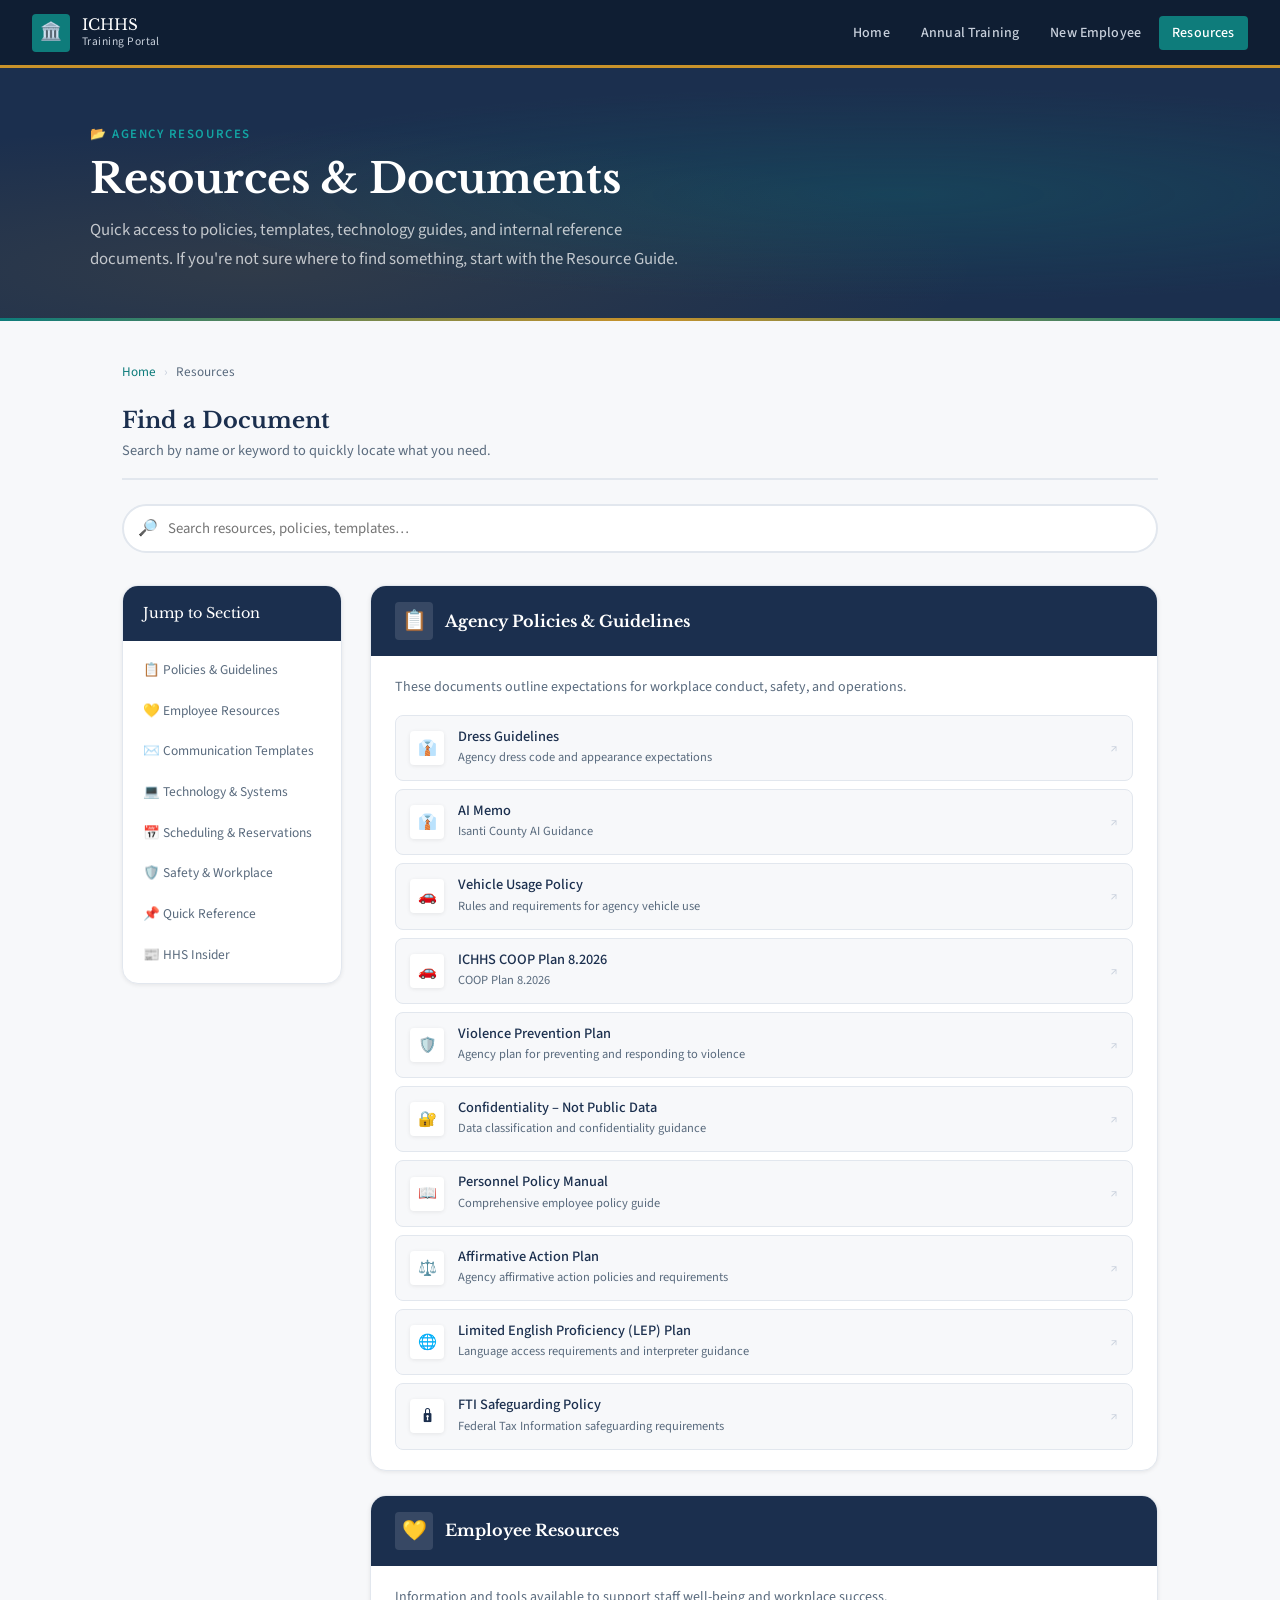
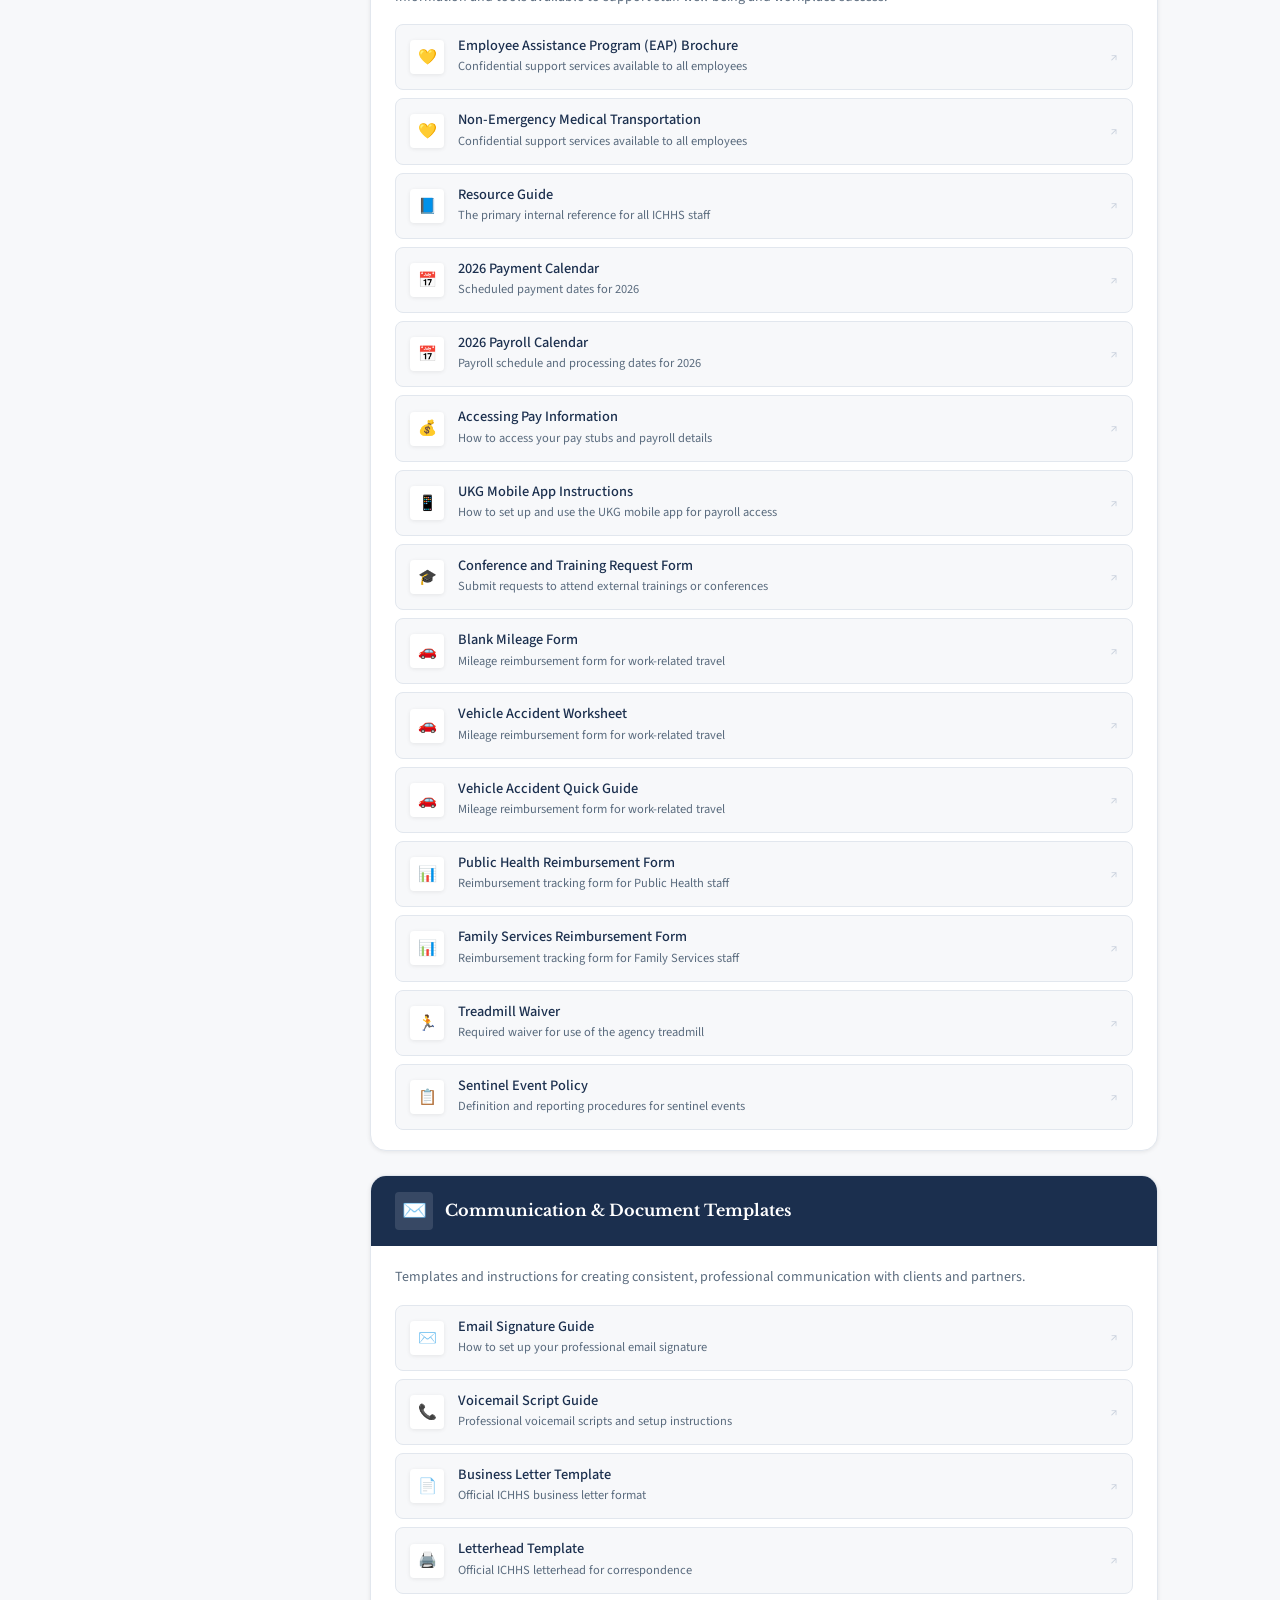
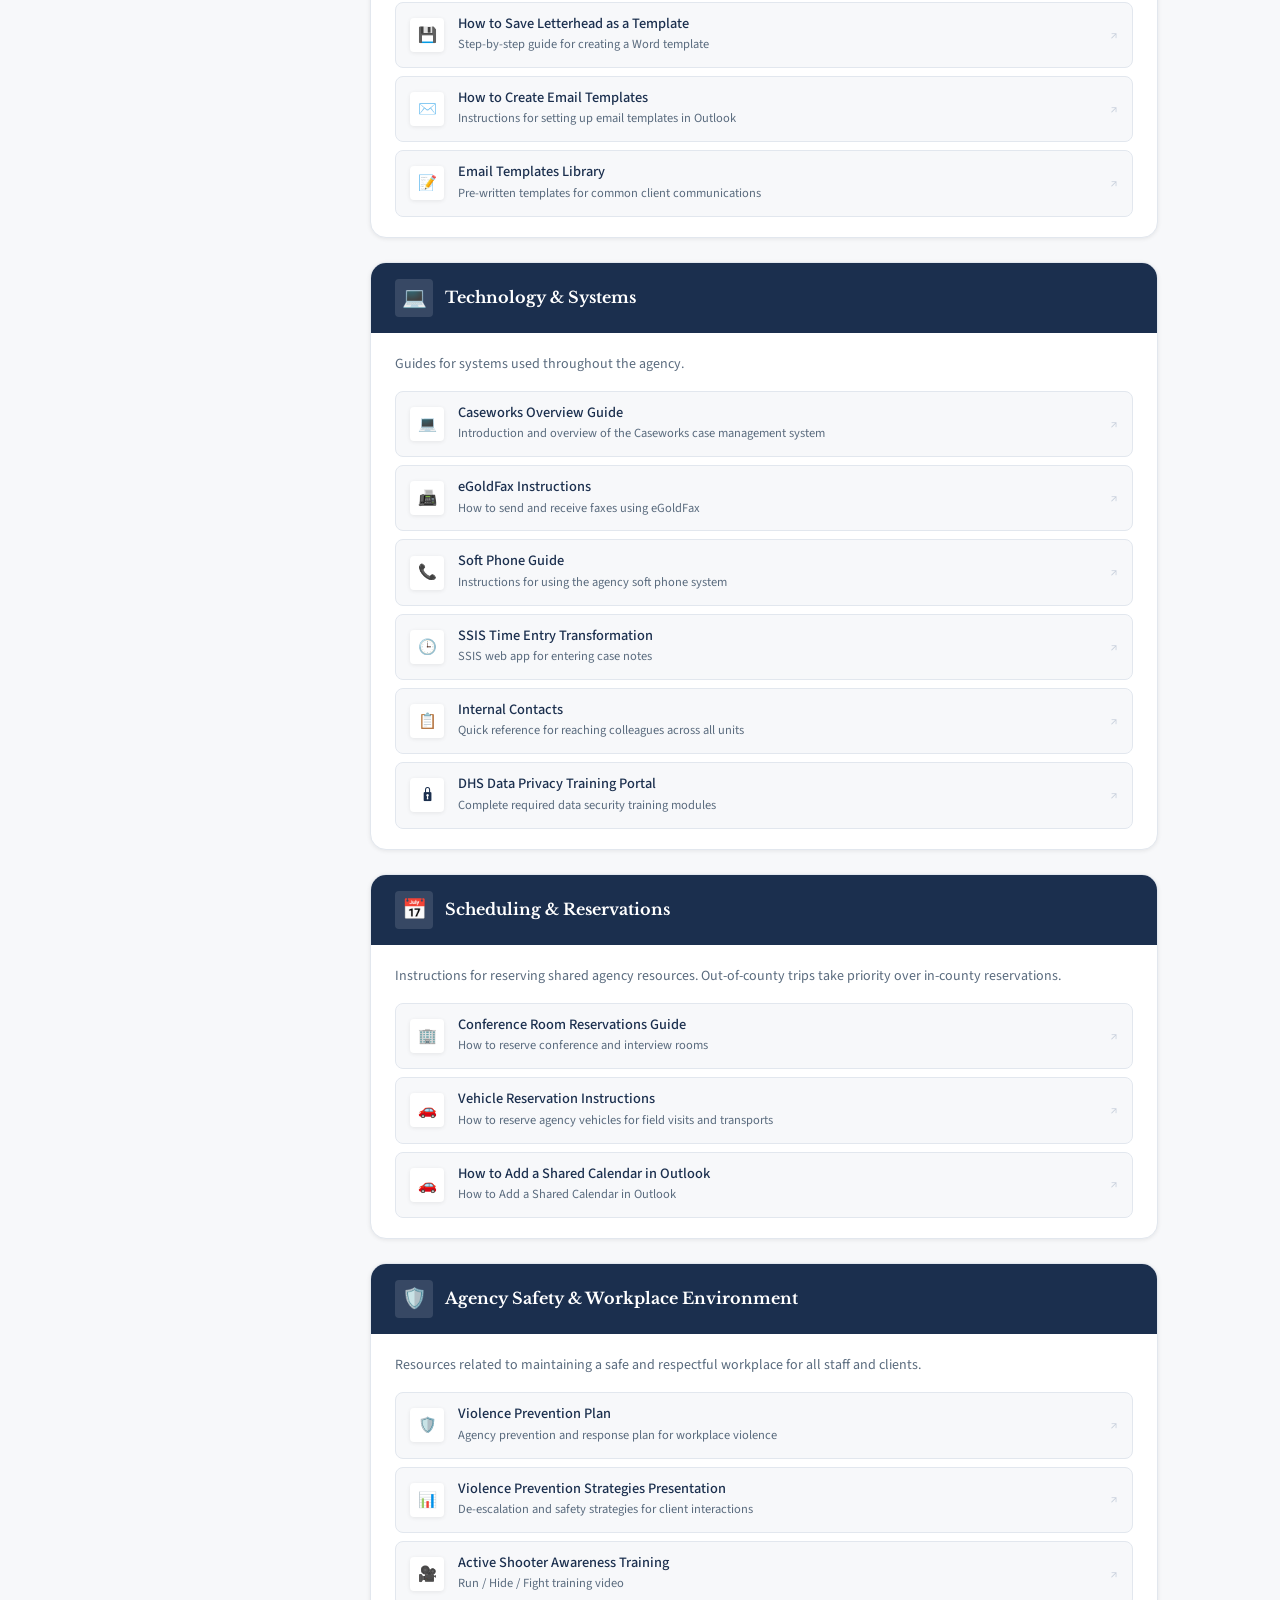
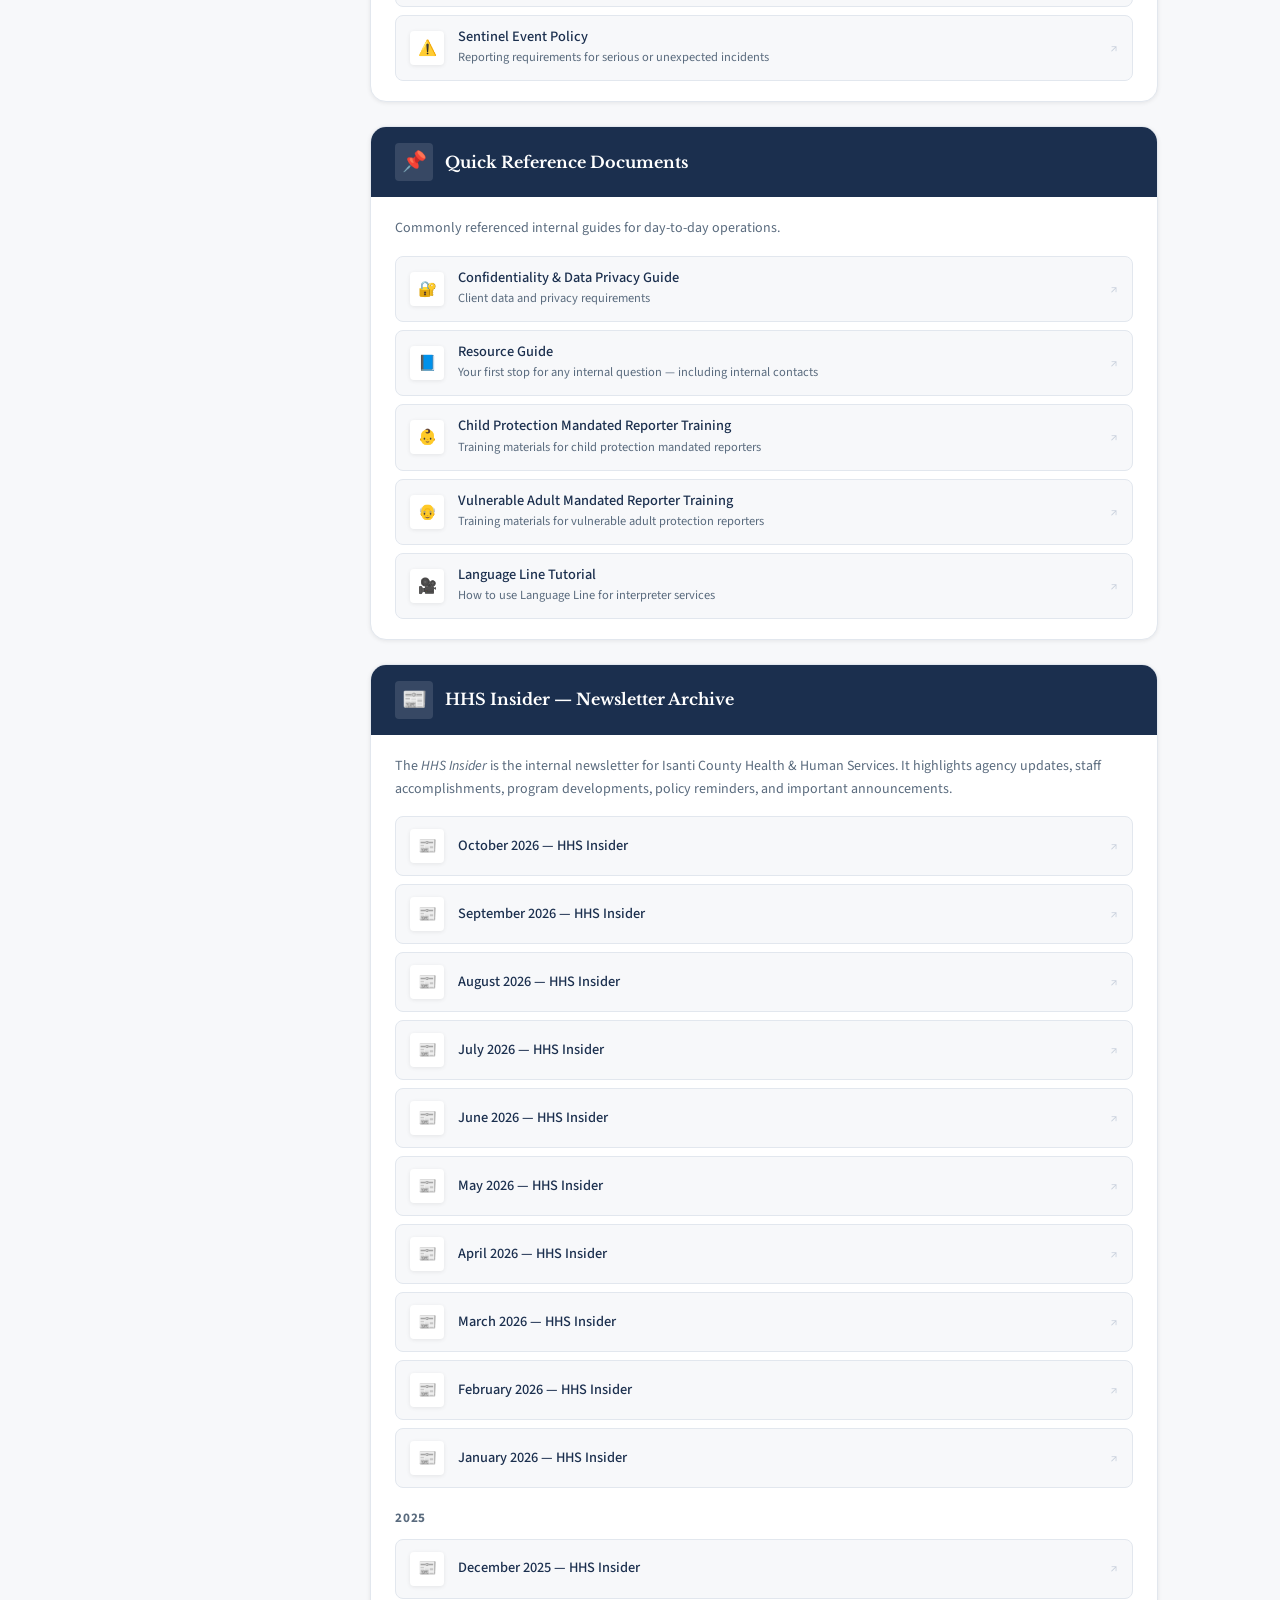
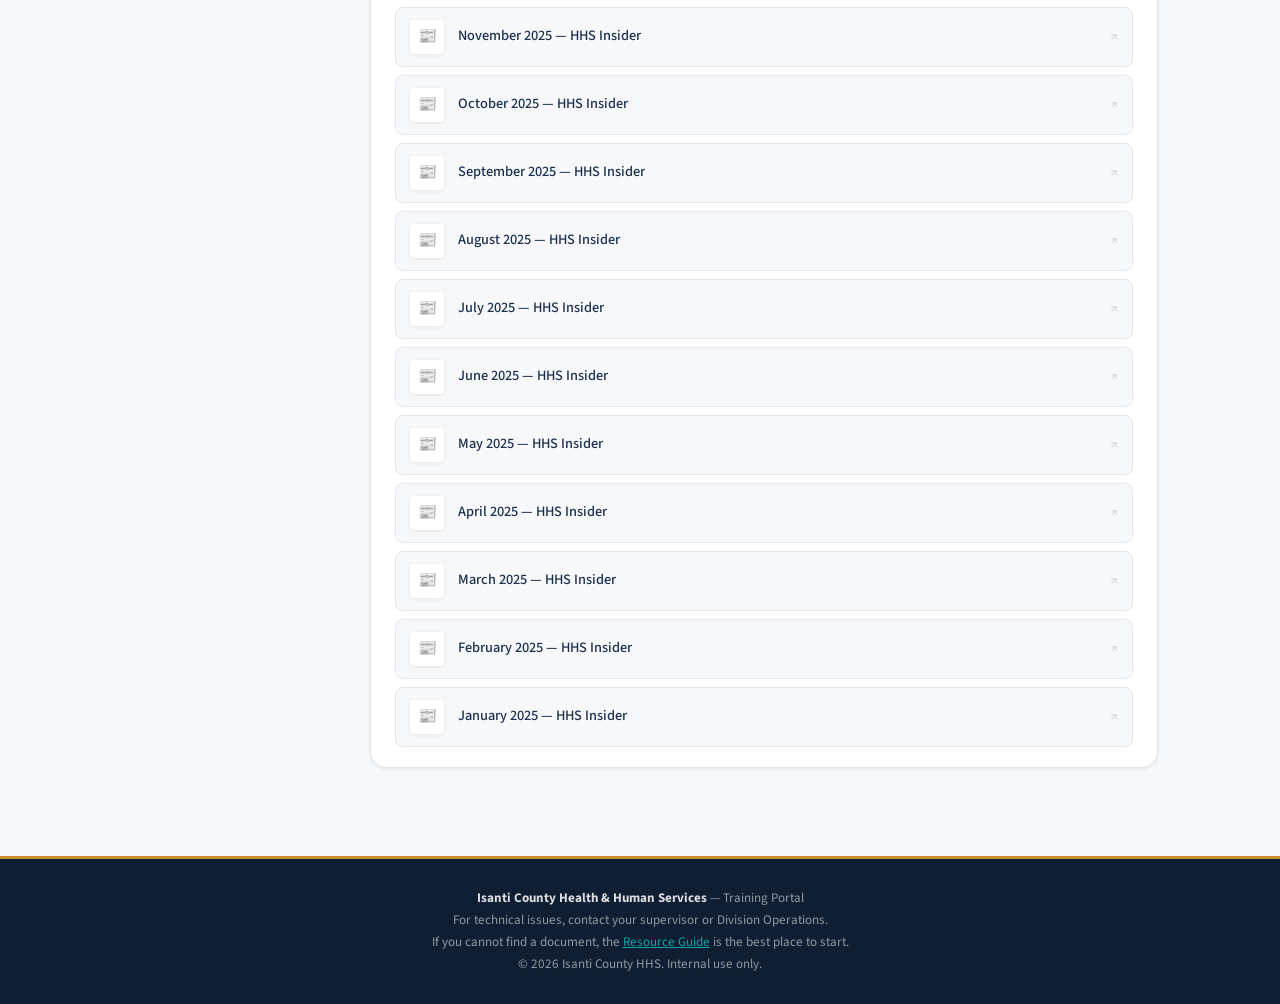
<file: resources.html>
<!DOCTYPE html>
<html lang="en">
<head>
  <meta charset="UTF-8" />
  <meta name="viewport" content="width=device-width, initial-scale=1.0" />
  <title>Resources | ICHHS Training Portal</title>
  <link rel="stylesheet" href="styles.css" />
  <style>
    .resources-layout {
      display: grid;
      grid-template-columns: 220px 1fr;
      gap: 1.75rem;
      align-items: start;
    }

    .resource-sidebar {
      background: var(--white);
      border: 1px solid var(--gray-200);
      border-radius: var(--radius-lg);
      overflow: hidden;
      position: sticky;
      top: calc(var(--nav-height) + 1rem);
      box-shadow: var(--shadow-sm);
    }

    .resource-sidebar-header {
      background: var(--navy);
      padding: 1rem 1.25rem;
      font-family: var(--font-display);
      font-size: 0.9rem;
      color: var(--white);
    }

    .resource-sidebar-nav {
      list-style: none;
      padding: 0.5rem 0;
    }

    .resource-sidebar-nav a {
      display: flex;
      align-items: center;
      gap: 0.6rem;
      padding: 0.6rem 1.25rem;
      font-size: 0.84rem;
      color: var(--text-muted);
      text-decoration: none;
      transition: all 0.15s;
    }

    .resource-sidebar-nav a:hover {
      background: var(--gray-100);
      color: var(--text);
    }

    .resource-sidebar-nav a.active {
      background: var(--teal-pale);
      color: var(--teal);
      font-weight: 600;
    }

    .resource-section {
      background: var(--white);
      border-radius: var(--radius-lg);
      border: 1px solid var(--gray-200);
      overflow: hidden;
      margin-bottom: 1.5rem;
      box-shadow: var(--shadow-sm);
    }

    .resource-section-header {
      padding: 1rem 1.5rem;
      background: var(--navy);
      display: flex;
      align-items: center;
      gap: 0.75rem;
    }

    .resource-section-header h2 {
      font-family: var(--font-display);
      font-size: 1rem;
      color: var(--white);
    }

    .resource-section-header .section-icon {
      font-size: 1.25rem;
      width: 38px;
      height: 38px;
      background: rgba(255,255,255,0.12);
      border-radius: var(--radius-sm);
      display: flex;
      align-items: center;
      justify-content: center;
      flex-shrink: 0;
    }

    .resource-section-body {
      padding: 1.25rem 1.5rem;
    }

    .resource-item {
      display: flex;
      align-items: center;
      gap: 0.85rem;
      padding: 0.75rem 0.9rem;
      border-radius: var(--radius);
      border: 1px solid var(--gray-200);
      background: var(--off-white);
      margin-bottom: 0.5rem;
      text-decoration: none;
      color: var(--text);
      transition: all 0.2s;
    }

    .resource-item:hover {
      background: var(--teal-pale);
      border-color: var(--teal-light);
      color: var(--teal);
    }

    .resource-item:last-child { margin-bottom: 0; }

    .resource-item-icon {
      width: 34px;
      height: 34px;
      background: var(--white);
      border-radius: var(--radius-sm);
      display: flex;
      align-items: center;
      justify-content: center;
      font-size: 0.95rem;
      flex-shrink: 0;
      box-shadow: var(--shadow-sm);
    }

    .resource-item-label {
      font-size: 0.9rem;
      font-weight: 500;
      line-height: 1.3;
    }

    .resource-item-sub {
      font-size: 0.78rem;
      color: var(--text-muted);
      margin-top: 0.1rem;
    }

    .resource-item .ext-arrow {
      margin-left: auto;
      font-size: 0.8rem;
      color: var(--gray-300);
      flex-shrink: 0;
    }

    .resource-item:hover .ext-arrow { color: var(--teal); }

    @media (max-width: 768px) {
      .resources-layout { grid-template-columns: 1fr; }
      .resource-sidebar { position: static; }
    }
  </style>
</head>
<body>

<!-- ── Navigation ───────────────────────────────────────── -->
<nav class="nav">
  <a href="index.html" class="nav-brand">
    <div class="nav-brand-icon">🏛️</div>
    <div class="nav-brand-text">
      ICHHS
      <span class="nav-brand-sub">Training Portal</span>
    </div>
  </a>
  <button class="nav-toggle" aria-label="Toggle navigation">☰</button>
  <ul class="nav-links">
    <li><a href="index.html">Home</a></li>
    <li><a href="annual-training.html">Annual Training</a></li>
    <li><a href="new-employee.html">New Employee</a></li>
    <li><a href="resources.html" class="active">Resources</a></li>
  </ul>
</nav>

<div class="page-wrapper">

  <!-- ── Hero ─────────────────────────────────────────── -->
  <section class="page-hero">
    <div class="page-hero-inner">
      <div class="page-hero-eyebrow">📂 Agency Resources</div>
      <h1>Resources &amp; Documents</h1>
      <p>Quick access to policies, templates, technology guides, and internal reference documents. If you're not sure where to find something, start with the Resource Guide.</p>
    </div>
  </section>

  <div class="content-area">

    <div class="breadcrumb">
      <a href="index.html">Home</a>
      <span class="breadcrumb-sep">›</span>
      Resources
    </div>

    <!-- Search -->
    <div class="section-header">
      <div>
        <h2 class="section-title">Find a Document</h2>
        <p class="section-subtitle">Search by name or keyword to quickly locate what you need.</p>
      </div>
    </div>

    <div class="search-bar mb-4" style="max-width:100%;">
      <span class="search-bar-icon">🔎</span>
      <input type="text" id="resource-search" placeholder="Search resources, policies, templates…" autocomplete="off" />
    </div>

    <div class="resources-layout">

      <!-- Sidebar navigation -->
      <div class="resource-sidebar">
        <div class="resource-sidebar-header">Jump to Section</div>
        <ul class="resource-sidebar-nav">
          <li><a href="#section-policies">📋 Policies &amp; Guidelines</a></li>
          <li><a href="#section-employee">💛 Employee Resources</a></li>
          <li><a href="#section-templates">✉️ Communication Templates</a></li>
          <li><a href="#section-tech">💻 Technology &amp; Systems</a></li>
          <li><a href="#section-scheduling">📅 Scheduling &amp; Reservations</a></li>
          <li><a href="#section-safety">🛡️ Safety &amp; Workplace</a></li>
          <li><a href="#section-quickref">📌 Quick Reference</a></li>
          <li><a href="#section-newsletter">📰 HHS Insider</a></li>
        </ul>
      </div>

      <!-- Resource sections -->
      <div id="resource-content">

        <!-- Agency Policies & Guidelines -->
        <div class="resource-section" id="section-policies">
          <div class="resource-section-header">
            <div class="section-icon">📋</div>
            <h2>Agency Policies &amp; Guidelines</h2>
          </div>
          <div class="resource-section-body">
            <p style="font-size:0.875rem;color:var(--text-muted);margin-bottom:1rem;">These documents outline expectations for workplace conduct, safety, and operations.</p>

            <a href="https://drive.google.com/file/d/1-85hHDL4kg6-GVlGgdLABwFsMqDGpdlj/view?usp=sharing" target="_blank" rel="noopener" class="resource-item">
              <div class="resource-item-icon">👔</div>
              <div><div class="resource-item-label">Dress Guidelines</div><div class="resource-item-sub">Agency dress code and appearance expectations</div></div>
              <span class="ext-arrow">↗</span>
            </a>
                  <a href="https://drive.google.com/file/d/1pvpA7vtsBUGjtQcMikofQwh8NTn9DNf7/view?usp=sharing" target="_blank" rel="noopener" class="resource-item">
              <div class="resource-item-icon">👔</div>
              <div><div class="resource-item-label">AI Memo</div><div class="resource-item-sub">Isanti County AI Guidance</div></div>
              <span class="ext-arrow">↗</span>
            </a>

            <a href="https://drive.google.com/file/d/14NkyLyDNcSUkYBF7wjBlpYQmtJps2rOk/view?usp=sharing" target="_blank" rel="noopener" class="resource-item">
              <div class="resource-item-icon">🚗</div>
              <div><div class="resource-item-label">Vehicle Usage Policy</div><div class="resource-item-sub">Rules and requirements for agency vehicle use</div></div>
              <span class="ext-arrow">↗</span>
            </a>
              <a href="https://docs.google.com/document/d/11oOFXfrZic3bn6AE_Pn93EeZkiChmIPQ/edit?usp=sharing&ouid=116156173353447051864&rtpof=true&sd=true" target="_blank" rel="noopener" class="resource-item">
              <div class="resource-item-icon">🚗</div>
              <div><div class="resource-item-label">ICHHS COOP Plan 8.2026</div><div class="resource-item-sub">COOP Plan 8.2026</div></div>
              <span class="ext-arrow">↗</span>
            </a>

            <a href="https://drive.google.com/file/d/1ipw2hAkOmOFDK6iYrSsh4zHmZi60qjeS/view?usp=sharing" target="_blank" rel="noopener" class="resource-item">
              <div class="resource-item-icon">🛡️</div>
              <div><div class="resource-item-label">Violence Prevention Plan</div><div class="resource-item-sub">Agency plan for preventing and responding to violence</div></div>
              <span class="ext-arrow">↗</span>
            </a>

            <a href="https://drive.google.com/file/d/1PmG-FllAUKKrp2eldG6ISQySCOijW0yL/view?usp=sharing" target="_blank" rel="noopener" class="resource-item">
              <div class="resource-item-icon">🔐</div>
              <div><div class="resource-item-label">Confidentiality – Not Public Data</div><div class="resource-item-sub">Data classification and confidentiality guidance</div></div>
              <span class="ext-arrow">↗</span>
            </a>

            <a href="https://drive.google.com/file/d/1JkPFyF-At7llRBM9wONS7tG7ThPFE0HO/view?usp=sharing" target="_blank" rel="noopener" class="resource-item">
              <div class="resource-item-icon">📖</div>
              <div><div class="resource-item-label">Personnel Policy Manual</div><div class="resource-item-sub">Comprehensive employee policy guide</div></div>
              <span class="ext-arrow">↗</span>
            </a>

            <a href="https://drive.google.com/file/d/1JOjcjXTUfi9vlJONFQarLJoo1OWn0PHf/view?usp=sharing" target="_blank" rel="noopener" class="resource-item">
              <div class="resource-item-icon">⚖️</div>
              <div><div class="resource-item-label">Affirmative Action Plan</div><div class="resource-item-sub">Agency affirmative action policies and requirements</div></div>
              <span class="ext-arrow">↗</span>
            </a>

            <a href="https://drive.google.com/file/d/1JucHRtTm3FoI8ykH5DZpZe1co1UJbaEN/view?usp=sharing" target="_blank" rel="noopener" class="resource-item">
              <div class="resource-item-icon">🌐</div>
              <div><div class="resource-item-label">Limited English Proficiency (LEP) Plan</div><div class="resource-item-sub">Language access requirements and interpreter guidance</div></div>
              <span class="ext-arrow">↗</span>
            </a>

            <a href="https://drive.google.com/file/d/1uNzxxxRiDAcliBVshBctMBh3x3AYObl9/view?usp=sharing" target="_blank" rel="noopener" class="resource-item">
              <div class="resource-item-icon">🔒</div>
              <div><div class="resource-item-label">FTI Safeguarding Policy</div><div class="resource-item-sub">Federal Tax Information safeguarding requirements</div></div>
              <span class="ext-arrow">↗</span>
            </a>
          </div>
        </div>

        <!-- Employee Resources -->
        <div class="resource-section" id="section-employee">
          <div class="resource-section-header">
            <div class="section-icon">💛</div>
            <h2>Employee Resources</h2>
          </div>
          <div class="resource-section-body">
            <p style="font-size:0.875rem;color:var(--text-muted);margin-bottom:1rem;">Information and tools available to support staff well-being and workplace success.</p>

             
            <a href="https://drive.google.com/file/d/1JUIs4IFg53Xy2PIKiUUKKrL0F9pE6nfA/view?usp=sharing" target="_blank" rel="noopener" class="resource-item">
              <div class="resource-item-icon">💛</div>
              <div><div class="resource-item-label">Employee Assistance Program (EAP) Brochure</div><div class="resource-item-sub">Confidential support services available to all employees</div></div>
              <span class="ext-arrow">↗</span>
            </a>
            
            <a href="https://drive.google.com/file/d/10pjcbdbUhbiUSRET50G9MINc3g8m7fd9/view?usp=sharing" target="_blank" rel="noopener" class="resource-item">
              <div class="resource-item-icon">💛</div>
              <div><div class="resource-item-label">Non-Emergency Medical Transportation</div><div class="resource-item-sub">Confidential support services available to all employees</div></div>
              <span class="ext-arrow">↗</span>
            </a>

            <a href="https://drive.google.com/file/d/1XWZ4L4QeTifMtXx7vzhXY3LbqOjRy8uY/view?usp=sharing" target="_blank" rel="noopener" class="resource-item">
              <div class="resource-item-icon">📘</div>
              <div><div class="resource-item-label">Resource Guide</div><div class="resource-item-sub">The primary internal reference for all ICHHS staff</div></div>
              <span class="ext-arrow">↗</span>
            </a>

            <a href="https://docs.google.com/spreadsheets/d/115FU--pJvVW6RO4CJYwWKU6pz1TahAAL/edit?usp=sharing" target="_blank" rel="noopener" class="resource-item">
              <div class="resource-item-icon">📅</div>
              <div><div class="resource-item-label">2026 Payment Calendar</div><div class="resource-item-sub">Scheduled payment dates for 2026</div></div>
              <span class="ext-arrow">↗</span>
            </a>

            <a href="https://drive.google.com/file/d/1BhTpQRmUvcDPbbCsV-WbMRxF0fDlueqR/view?usp=sharing" target="_blank" rel="noopener" class="resource-item">
              <div class="resource-item-icon">📅</div>
              <div><div class="resource-item-label">2026 Payroll Calendar</div><div class="resource-item-sub">Payroll schedule and processing dates for 2026</div></div>
              <span class="ext-arrow">↗</span>
            </a>

            <a href="https://drive.google.com/file/d/1LI_DQQKZmZS7NIpqVAAqM_RZ7Wai70Tn/view?usp=sharing" target="_blank" rel="noopener" class="resource-item">
              <div class="resource-item-icon">💰</div>
              <div><div class="resource-item-label">Accessing Pay Information</div><div class="resource-item-sub">How to access your pay stubs and payroll details</div></div>
              <span class="ext-arrow">↗</span>
            </a>

            <a href="https://drive.google.com/file/d/1qlm1ALG5Sjr3fTnQysPB2VAvTKQmgF7l/view?usp=sharing" target="_blank" rel="noopener" class="resource-item">
              <div class="resource-item-icon">📱</div>
              <div><div class="resource-item-label">UKG Mobile App Instructions</div><div class="resource-item-sub">How to set up and use the UKG mobile app for payroll access</div></div>
              <span class="ext-arrow">↗</span>
            </a>

            <a href="https://drive.google.com/file/d/1z4Z-HLeWdl-MSPIcFmYknaOf2b3yKG4E/view?usp=sharing" target="_blank" rel="noopener" class="resource-item">
              <div class="resource-item-icon">🎓</div>
              <div><div class="resource-item-label">Conference and Training Request Form</div><div class="resource-item-sub">Submit requests to attend external trainings or conferences</div></div>
              <span class="ext-arrow">↗</span>
            </a>

            <a href="https://drive.google.com/file/d/1Ntu07nH59jONiGQHNegMOXFEqDay86j6/view?usp=sharing" target="_blank" rel="noopener" class="resource-item">
              <div class="resource-item-icon">🚗</div>
              <div><div class="resource-item-label">Blank Mileage Form</div><div class="resource-item-sub">Mileage reimbursement form for work-related travel</div></div>
              <span class="ext-arrow">↗</span>
            </a>
            <a href="https://drive.google.com/file/d/1jb3RnSSo4ejjhlwPr9uVPGoZ7_JAQg7y/view?usp=sharing" target="_blank" rel="noopener" class="resource-item">
              <div class="resource-item-icon">🚗</div>
              <div><div class="resource-item-label">Vehicle Accident Worksheet</div><div class="resource-item-sub">Mileage reimbursement form for work-related travel</div></div>
              <span class="ext-arrow">↗</span>
            </a>
                 <a href="https://drive.google.com/file/d/1ycu_msHyck1GRPXORzk7ZkZSDVPBKQDz/view?usp=sharing" target="_blank" rel="noopener" class="resource-item">
              <div class="resource-item-icon">🚗</div>
              <div><div class="resource-item-label">Vehicle Accident Quick Guide</div><div class="resource-item-sub">Mileage reimbursement form for work-related travel</div></div>
              <span class="ext-arrow">↗</span>
            </a>

            <a href="https://docs.google.com/spreadsheets/d/1Jb4HX9o3a5iuheoIhMtcjvRhMP6oeuZg/edit?usp=sharing" target="_blank" rel="noopener" class="resource-item">
              <div class="resource-item-icon">📊</div>
              <div><div class="resource-item-label">Public Health Reimbursement Form</div><div class="resource-item-sub">Reimbursement tracking form for Public Health staff</div></div>
              <span class="ext-arrow">↗</span>
            </a>

            <a href="https://drive.google.com/file/d/1Ntu07nH59jONiGQHNegMOXFEqDay86j6/view?usp=sharing" target="_blank" rel="noopener" class="resource-item">
              <div class="resource-item-icon">📊</div>
              <div><div class="resource-item-label">Family Services Reimbursement Form</div><div class="resource-item-sub">Reimbursement tracking form for Family Services staff</div></div>
              <span class="ext-arrow">↗</span>
            </a>

            <a href="https://drive.google.com/file/d/1A-sP7SpVsnIKvUBVK4VFilot_e5SF90j/view?usp=sharing" target="_blank" rel="noopener" class="resource-item">
              <div class="resource-item-icon">🏃</div>
              <div><div class="resource-item-label">Treadmill Waiver</div><div class="resource-item-sub">Required waiver for use of the agency treadmill</div></div>
              <span class="ext-arrow">↗</span>
            </a>

            <a href="https://drive.google.com/file/d/1jEUtDVDNWKogGw8AkSfslMkWT34tCC9i/view?usp=sharing" target="_blank" rel="noopener" class="resource-item">
              <div class="resource-item-icon">📋</div>
              <div><div class="resource-item-label">Sentinel Event Policy</div><div class="resource-item-sub">Definition and reporting procedures for sentinel events</div></div>
              <span class="ext-arrow">↗</span>
            </a>
          </div>
        </div>

        <!-- Communication & Document Templates -->
        <div class="resource-section" id="section-templates">
          <div class="resource-section-header">
            <div class="section-icon">✉️</div>
            <h2>Communication &amp; Document Templates</h2>
          </div>
          <div class="resource-section-body">
            <p style="font-size:0.875rem;color:var(--text-muted);margin-bottom:1rem;">Templates and instructions for creating consistent, professional communication with clients and partners.</p>

            <a href="https://drive.google.com/file/d/1P7sUgBdaTn2K5ZPjANFTiUoCzCZwnDBZ/view?usp=sharing" target="_blank" rel="noopener" class="resource-item">
              <div class="resource-item-icon">✉️</div>
              <div><div class="resource-item-label">Email Signature Guide</div><div class="resource-item-sub">How to set up your professional email signature</div></div>
              <span class="ext-arrow">↗</span>
            </a>

            <a href="https://drive.google.com/file/d/1RlXyMfQk8CoKwdGbbJapx78iH8y7RaNE/view?usp=sharing" target="_blank" rel="noopener" class="resource-item">
              <div class="resource-item-icon">📞</div>
              <div><div class="resource-item-label">Voicemail Script Guide</div><div class="resource-item-sub">Professional voicemail scripts and setup instructions</div></div>
              <span class="ext-arrow">↗</span>
            </a>

            <a href="https://docs.google.com/document/d/1ZD78PFSkC7_zeIUegEFBLFpzH8EY_vL2/edit?usp=sharing" target="_blank" rel="noopener" class="resource-item">
              <div class="resource-item-icon">📄</div>
              <div><div class="resource-item-label">Business Letter Template</div><div class="resource-item-sub">Official ICHHS business letter format</div></div>
              <span class="ext-arrow">↗</span>
            </a>

            <a href="https://docs.google.com/document/d/14j74RAGLDXdH2uThF7cmAbGaE-_vNfy8/edit?usp=sharing" target="_blank" rel="noopener" class="resource-item">
              <div class="resource-item-icon">🖨️</div>
              <div><div class="resource-item-label">Letterhead Template</div><div class="resource-item-sub">Official ICHHS letterhead for correspondence</div></div>
              <span class="ext-arrow">↗</span>
            </a>

            <a href="https://drive.google.com/file/d/1uaLPa-k22ypjpDJABjj8J2y1g-O5rmZX/view?usp=sharing" target="_blank" rel="noopener" class="resource-item">
              <div class="resource-item-icon">💾</div>
              <div><div class="resource-item-label">How to Save Letterhead as a Template</div><div class="resource-item-sub">Step-by-step guide for creating a Word template</div></div>
              <span class="ext-arrow">↗</span>
            </a>

            <a href="https://drive.google.com/file/d/1a5UKwwFvFQ028YinEnGHqrzeEseVVptf/view?usp=sharing" target="_blank" rel="noopener" class="resource-item">
              <div class="resource-item-icon">✉️</div>
              <div><div class="resource-item-label">How to Create Email Templates</div><div class="resource-item-sub">Instructions for setting up email templates in Outlook</div></div>
              <span class="ext-arrow">↗</span>
            </a>

            <a href="https://docs.google.com/document/d/1ymr7pAVVGQuLla8YbNkYkghHqq7WRRgN/edit?usp=sharing" target="_blank" rel="noopener" class="resource-item">
              <div class="resource-item-icon">📝</div>
              <div><div class="resource-item-label">Email Templates Library</div><div class="resource-item-sub">Pre-written templates for common client communications</div></div>
              <span class="ext-arrow">↗</span>
            </a>
              </div>
        </div>

        <!-- Technology & Systems -->
        <div class="resource-section" id="section-tech">
          <div class="resource-section-header">
            <div class="section-icon">💻</div>
            <h2>Technology &amp; Systems</h2>
          </div>
          <div class="resource-section-body">
            <p style="font-size:0.875rem;color:var(--text-muted);margin-bottom:1rem;">Guides for systems used throughout the agency.</p>

            <a href="caseworks-guide.html" target="_blank" rel="noopener" class="resource-item">
              <div class="resource-item-icon">💻</div>
              <div><div class="resource-item-label">Caseworks Overview Guide</div><div class="resource-item-sub">Introduction and overview of the Caseworks case management system</div></div>
              <span class="ext-arrow">↗</span>
            </a>

            <a href="https://drive.google.com/file/d/1pmXrE1nSr5qZ8Yy7HaIBxJzc8kJBPjJ-/view?usp=sharing" target="_blank" rel="noopener" class="resource-item">
              <div class="resource-item-icon">📠</div>
              <div><div class="resource-item-label">eGoldFax Instructions</div><div class="resource-item-sub">How to send and receive faxes using eGoldFax</div></div>
              <span class="ext-arrow">↗</span>
            </a>

            <a href="https://drive.google.com/file/d/1eg8i6UQaNjMz7NC3eaPJpTOSLpJAbImT/view?usp=sharing" target="_blank" rel="noopener" class="resource-item">
              <div class="resource-item-icon">📞</div>
              <div><div class="resource-item-label">Soft Phone Guide</div><div class="resource-item-sub">Instructions for using the agency soft phone system</div></div>
              <span class="ext-arrow">↗</span>
            </a>
            
              <a href="https://drive.google.com/file/d/1t2AE94vk52YgQlR8IhZKlP0_x2aDF43u/view?usp=sharing" target="_blank" rel="noopener" class="resource-item">
              <div class="resource-item-icon">🕒</div>
              <div><div class="resource-item-label">SSIS Time Entry Transformation</div><div class="resource-item-sub">SSIS web app for entering case notes</div></div>
              <span class="ext-arrow">↗</span>
            </a>

            <a href="https://docs.google.com/document/d/1bRta1U3BKZt8sbLfka3kiFkL7nAF1RYr/edit?usp=sharing" target="_blank" rel="noopener" class="resource-item">
              <div class="resource-item-icon">📋</div>
              <div><div class="resource-item-label">Internal Contacts</div><div class="resource-item-sub">Quick reference for reaching colleagues across all units</div></div>
              <span class="ext-arrow">↗</span>
            </a>

            <a href="https://data-securitytraining.dhs.mn.gov/Account/Login" target="_blank" rel="noopener" class="resource-item">
              <div class="resource-item-icon">🔒</div>
              <div><div class="resource-item-label">DHS Data Privacy Training Portal</div><div class="resource-item-sub">Complete required data security training modules</div></div>
              <span class="ext-arrow">↗</span>
            </a>
          </div>
        </div>

        <!-- Scheduling & Reservations -->
        <div class="resource-section" id="section-scheduling">
          <div class="resource-section-header">
            <div class="section-icon">📅</div>
            <h2>Scheduling &amp; Reservations</h2>
          </div>
          <div class="resource-section-body">
            <p style="font-size:0.875rem;color:var(--text-muted);margin-bottom:1rem;">Instructions for reserving shared agency resources. Out-of-county trips take priority over in-county reservations.</p>

            <a href="https://drive.google.com/file/d/1VW1dm9bhQyh2vxEOh2kF9WsNswgbRpIH/view?usp=sharing" target="_blank" rel="noopener" class="resource-item">
              <div class="resource-item-icon">🏢</div>
              <div><div class="resource-item-label">Conference Room Reservations Guide</div><div class="resource-item-sub">How to reserve conference and interview rooms</div></div>
              <span class="ext-arrow">↗</span>
            </a>

            <a href="https://drive.google.com/file/d/1qxzmupJSbkHptbrVCQ8DiyXVP2NXsmJH/view?usp=sharing" target="_blank" rel="noopener" class="resource-item">
              <div class="resource-item-icon">🚗</div>
              <div><div class="resource-item-label">Vehicle Reservation Instructions</div><div class="resource-item-sub">How to reserve agency vehicles for field visits and transports</div></div>
              <span class="ext-arrow">↗</span>
            </a>
              <a href="https://drive.google.com/file/d/1_oTfAKiUhtWhovjgZ8hawZMr8v9-_SV_/view?usp=sharing" target="_blank" rel="noopener" class="resource-item">
              <div class="resource-item-icon">🚗</div>
              <div><div class="resource-item-label">How to Add a Shared Calendar in Outlook</div><div class="resource-item-sub">How to Add a Shared Calendar in Outlook</div></div>
              <span class="ext-arrow">↗</span>
            </a>
          </div>
        </div>

        <!-- Agency Safety & Workplace Environment -->
        <div class="resource-section" id="section-safety">
          <div class="resource-section-header">
            <div class="section-icon">🛡️</div>
            <h2>Agency Safety &amp; Workplace Environment</h2>
          </div>
          <div class="resource-section-body">
            <p style="font-size:0.875rem;color:var(--text-muted);margin-bottom:1rem;">Resources related to maintaining a safe and respectful workplace for all staff and clients.</p>

            <a href="https://drive.google.com/file/d/1ipw2hAkOmOFDK6iYrSsh4zHmZi60qjeS/view?usp=sharing" target="_blank" rel="noopener" class="resource-item">
              <div class="resource-item-icon">🛡️</div>
              <div><div class="resource-item-label">Violence Prevention Plan</div><div class="resource-item-sub">Agency prevention and response plan for workplace violence</div></div>
              <span class="ext-arrow">↗</span>
            </a>

            <a href="https://docs.google.com/presentation/d/1Losp-HS5LwdvOY463DTYEPA1uiqzHhXR/edit?usp=sharing" target="_blank" rel="noopener" class="resource-item">
              <div class="resource-item-icon">📊</div>
              <div><div class="resource-item-label">Violence Prevention Strategies Presentation</div><div class="resource-item-sub">De-escalation and safety strategies for client interactions</div></div>
              <span class="ext-arrow">↗</span>
            </a>

            <a href="https://www.police1.com/media-relations/articles/video-teaches-citizens-how-to-survive-an-active-shooter-fzq1M02dxvgvUNTX/" target="_blank" rel="noopener" class="resource-item">
              <div class="resource-item-icon">🎥</div>
              <div><div class="resource-item-label">Active Shooter Awareness Training</div><div class="resource-item-sub">Run / Hide / Fight training video</div></div>
              <span class="ext-arrow">↗</span>
            </a>

            <a href="https://drive.google.com/file/d/1jEUtDVDNWKogGw8AkSfslMkWT34tCC9i/view?usp=sharing" target="_blank" rel="noopener" class="resource-item">
              <div class="resource-item-icon">⚠️</div>
              <div><div class="resource-item-label">Sentinel Event Policy</div><div class="resource-item-sub">Reporting requirements for serious or unexpected incidents</div></div>
              <span class="ext-arrow">↗</span>
            </a>
          </div>
        </div>

        <!-- Quick Reference Documents -->
        <div class="resource-section" id="section-quickref">
          <div class="resource-section-header">
            <div class="section-icon">📌</div>
            <h2>Quick Reference Documents</h2>
          </div>
          <div class="resource-section-body">
            <p style="font-size:0.875rem;color:var(--text-muted);margin-bottom:1rem;">Commonly referenced internal guides for day-to-day operations.</p>

            <a href="https://drive.google.com/file/d/1PmG-FllAUKKrp2eldG6ISQySCOijW0yL/view?usp=sharing" target="_blank" rel="noopener" class="resource-item">
              <div class="resource-item-icon">🔐</div>
              <div><div class="resource-item-label">Confidentiality &amp; Data Privacy Guide</div><div class="resource-item-sub">Client data and privacy requirements</div></div>
              <span class="ext-arrow">↗</span>
            </a>

            <a href="https://drive.google.com/file/d/1XWZ4L4QeTifMtXx7vzhXY3LbqOjRy8uY/view?usp=sharing" target="_blank" rel="noopener" class="resource-item">
              <div class="resource-item-icon">📘</div>
              <div><div class="resource-item-label">Resource Guide</div><div class="resource-item-sub">Your first stop for any internal question — including internal contacts</div></div>
              <span class="ext-arrow">↗</span>
            </a>

            <a href="https://drive.google.com/file/d/16ZpjZ50d0Qsqi8Sw9hIYMK3SBVcggrqi/view?usp=sharing" target="_blank" rel="noopener" class="resource-item">
              <div class="resource-item-icon">👶</div>
              <div><div class="resource-item-label">Child Protection Mandated Reporter Training</div><div class="resource-item-sub">Training materials for child protection mandated reporters</div></div>
              <span class="ext-arrow">↗</span>
            </a>

            <a href="https://drive.google.com/file/d/1GnSjo_tYcCdELkQb0LGa6nHV_xwPutYm/view?usp=sharing" target="_blank" rel="noopener" class="resource-item">
              <div class="resource-item-icon">👴</div>
              <div><div class="resource-item-label">Vulnerable Adult Mandated Reporter Training</div><div class="resource-item-sub">Training materials for vulnerable adult protection reporters</div></div>
              <span class="ext-arrow">↗</span>
            </a>

            <a href="https://youtu.be/n8VfCJbN_7s" target="_blank" rel="noopener" class="resource-item">
              <div class="resource-item-icon">🎥</div>
              <div><div class="resource-item-label">Language Line Tutorial</div><div class="resource-item-sub">How to use Language Line for interpreter services</div></div>
              <span class="ext-arrow">↗</span>
            </a>

           </div>
        </div>

        <!-- HHS Insider Newsletter Archive -->
        <div class="resource-section" id="section-newsletter">
          <div class="resource-section-header">
            <div class="section-icon">📰</div>
            <h2>HHS Insider — Newsletter Archive</h2>
          </div>
          <div class="resource-section-body">
            <p style="font-size:0.875rem;color:var(--text-muted);margin-bottom:1rem;">The <em>HHS Insider</em> is the internal newsletter for Isanti County Health &amp; Human Services. It highlights agency updates, staff accomplishments, program developments, policy reminders, and important announcements.</p>
         
         <a href="https://drive.google.com/file/d/1e6jbFwwOD9fhR5qHrUE2PzqbHY9Sr8XQ/view?usp=sharing" target="_blank" rel="noopener" class="resource-item">
              <div class="resource-item-icon">📰</div>
              <div><div class="resource-item-label">October 2026 — HHS Insider</div></div>
              <span class="ext-arrow">↗</span>
            </a>
            <a href="https://drive.google.com/file/d/1byHQ5RQfk8jJWS69PMuS7qZuLlNYh30h/view?usp=sharing" target="_blank" rel="noopener" class="resource-item">
              <div class="resource-item-icon">📰</div>
              <div><div class="resource-item-label">September 2026 — HHS Insider</div></div>
              <span class="ext-arrow">↗</span>
            </a>  
            <a href="https://drive.google.com/file/d/1jRjcShSrxMwDa8BizSA4DNtP1Vl7j7Rs/view?usp=sharing" target="_blank" rel="noopener" class="resource-item">
              <div class="resource-item-icon">📰</div>
              <div><div class="resource-item-label">August 2026 — HHS Insider</div></div>
              <span class="ext-arrow">↗</span>
            </a>   
            <a href="https://drive.google.com/file/d/1LluFfhc06-PQzYclRQvGoK7uR7BxFCPk/view?usp=sharing" target="_blank" rel="noopener" class="resource-item">
              <div class="resource-item-icon">📰</div>
              <div><div class="resource-item-label">July 2026 — HHS Insider</div></div>
              <span class="ext-arrow">↗</span>
            </a>
    <a href="https://drive.google.com/file/d/1BYvz5aF5SR7PsaXhPNEMc6YW4LxtlQnq/view?usp=sharing" target="_blank" rel="noopener" class="resource-item">
              <div class="resource-item-icon">📰</div>
              <div><div class="resource-item-label">June 2026 — HHS Insider</div></div>
              <span class="ext-arrow">↗</span>
            </a>
          
    <a href="https://drive.google.com/file/d/16n8BXZJ3sFzHcJogc5zXPjU3nwPOounK/view?usp=sharing" target="_blank" rel="noopener" class="resource-item">
              <div class="resource-item-icon">📰</div>
              <div><div class="resource-item-label">May 2026 — HHS Insider</div></div>
              <span class="ext-arrow">↗</span>
            </a>
            <a href="https://drive.google.com/file/d/1MFbwsMANX6i3k7nsTl402ufQWwNFPmHd/view?usp=sharing" target="_blank" rel="noopener" class="resource-item">
              <div class="resource-item-icon">📰</div>
              <div><div class="resource-item-label">April 2026 — HHS Insider</div></div>
              <span class="ext-arrow">↗</span>
            </a>
            <a href="https://drive.google.com/file/d/1BLrALjjYuYxVQECNV6ozd1fYKntw4flP/view?usp=sharing" target="_blank" rel="noopener" class="resource-item">
              <div class="resource-item-icon">📰</div>
              <div><div class="resource-item-label">March 2026 — HHS Insider</div></div>
              <span class="ext-arrow">↗</span>
            </a>

            <a href="https://drive.google.com/file/d/1D7mTEb1XR-mUuo5jkRd-zDb_E811cJOT/view?usp=sharing" target="_blank" rel="noopener" class="resource-item">
              <div class="resource-item-icon">📰</div>
              <div><div class="resource-item-label">February 2026 — HHS Insider</div></div>
              <span class="ext-arrow">↗</span>
            </a>

            <a href="https://drive.google.com/file/d/1RCENakw6-xRznkvnX5LjHpNT4qP86kmG/view?usp=sharing" target="_blank" rel="noopener" class="resource-item">
              <div class="resource-item-icon">📰</div>
              <div><div class="resource-item-label">January 2026 — HHS Insider</div></div>
              <span class="ext-arrow">↗</span>
            </a>

            <p style="font-size:0.82rem;font-weight:700;letter-spacing:0.06em;text-transform:uppercase;color:var(--text-muted);margin-bottom:0.6rem;margin-top:1.25rem;">2025</p>

            <a href="https://drive.google.com/file/d/1oh-QQKWMbtN3HbHEHPBIzTNfnJKGCPEw/view?usp=sharing" target="_blank" rel="noopener" class="resource-item">
              <div class="resource-item-icon">📰</div>
              <div><div class="resource-item-label">December 2025 — HHS Insider</div></div>
              <span class="ext-arrow">↗</span>
            </a>

            <a href="https://drive.google.com/file/d/18kmZQ81Ux_AoI4TDkwzTFn34_lfj7Hce/view?usp=sharing" target="_blank" rel="noopener" class="resource-item">
              <div class="resource-item-icon">📰</div>
              <div><div class="resource-item-label">November 2025 — HHS Insider</div></div>
              <span class="ext-arrow">↗</span>
            </a>

            <a href="https://drive.google.com/file/d/1qbsZTSinTx-nTSXNZsKAHdnnBjUNeotW/view?usp=sharing" target="_blank" rel="noopener" class="resource-item">
              <div class="resource-item-icon">📰</div>
              <div><div class="resource-item-label">October 2025 — HHS Insider</div></div>
              <span class="ext-arrow">↗</span>
            </a>

            <a href="https://drive.google.com/file/d/178oVE0V5FXvcBpyVhDEFrzj93uuwDk3v/view?usp=sharing" target="_blank" rel="noopener" class="resource-item">
              <div class="resource-item-icon">📰</div>
              <div><div class="resource-item-label">September 2025 — HHS Insider</div></div>
              <span class="ext-arrow">↗</span>
            </a>

            <a href="https://drive.google.com/file/d/1wQLxcgKlCwwLnWTy3wzSM0Za-J6XU2Fn/view?usp=sharing" target="_blank" rel="noopener" class="resource-item">
              <div class="resource-item-icon">📰</div>
              <div><div class="resource-item-label">August 2025 — HHS Insider</div></div>
              <span class="ext-arrow">↗</span>
            </a>

            <a href="https://drive.google.com/file/d/1MQoSZSLOxhcU6Ev2FlHR1CIvFaPr-z0h/view?usp=sharing" target="_blank" rel="noopener" class="resource-item">
              <div class="resource-item-icon">📰</div>
              <div><div class="resource-item-label">July 2025 — HHS Insider</div></div>
              <span class="ext-arrow">↗</span>
            </a>

            <a href="https://drive.google.com/file/d/1XahFOKHFm0acKB9Sx6u0Z4uYHbtdnEcb/view?usp=sharing" target="_blank" rel="noopener" class="resource-item">
              <div class="resource-item-icon">📰</div>
              <div><div class="resource-item-label">June 2025 — HHS Insider</div></div>
              <span class="ext-arrow">↗</span>
            </a>

            <a href="https://drive.google.com/file/d/139c6L7qcDSVtuAVe2N_TAbuNoaav5gzx/view?usp=sharing" target="_blank" rel="noopener" class="resource-item">
              <div class="resource-item-icon">📰</div>
              <div><div class="resource-item-label">May 2025 — HHS Insider</div></div>
              <span class="ext-arrow">↗</span>
            </a>

            <a href="https://drive.google.com/file/d/1GAnCX88uDtKuz9UlUmjn6gJQaCLYT7FH/view?usp=sharing" target="_blank" rel="noopener" class="resource-item">
              <div class="resource-item-icon">📰</div>
              <div><div class="resource-item-label">April 2025 — HHS Insider</div></div>
              <span class="ext-arrow">↗</span>
            </a>

            <a href="https://drive.google.com/file/d/131rudo-nE8oGWSxjd1HVYdDETDUPNQYA/view?usp=sharing" target="_blank" rel="noopener" class="resource-item">
              <div class="resource-item-icon">📰</div>
              <div><div class="resource-item-label">March 2025 — HHS Insider</div></div>
              <span class="ext-arrow">↗</span>
            </a>

            <a href="https://drive.google.com/file/d/1FeXCkMla-YJaMORp2VUD7m6Vq-Gz_Dhi/view?usp=sharing" target="_blank" rel="noopener" class="resource-item">
              <div class="resource-item-icon">📰</div>
              <div><div class="resource-item-label">February 2025 — HHS Insider</div></div>
              <span class="ext-arrow">↗</span>
            </a>

            <a href="https://drive.google.com/file/d/15GoULlRGY-ammw0f3X68_UjOxzfgVcOO/view?usp=sharing" target="_blank" rel="noopener" class="resource-item">
              <div class="resource-item-icon">📰</div>
              <div><div class="resource-item-label">January 2025 — HHS Insider</div></div>
              <span class="ext-arrow">↗</span>
            </a>
          </div>
        </div>

      </div><!-- /resource-content -->
    </div><!-- /resources-layout -->
  </div><!-- /content-area -->

  <footer class="footer">
    <strong>Isanti County Health &amp; Human Services</strong> — Training Portal<br/>
    For technical issues, contact your supervisor or Division Operations.<br/>
    If you cannot find a document, the <a href="https://drive.google.com/file/d/1XWZ4L4QeTifMtXx7vzhXY3LbqOjRy8uY/view?usp=sharing" target="_blank" rel="noopener" style="color:var(--teal-light);">Resource Guide</a> is the best place to start.<br/>
    &copy; <span id="yr"></span> Isanti County HHS. Internal use only.
  </footer>
</div>

<script src="scripts.js"></script>
<script>
document.getElementById('yr').textContent = new Date().getFullYear();

// Resource search
const searchInput = document.getElementById('resource-search');
searchInput.addEventListener('input', () => {
  const q = searchInput.value.toLowerCase().trim();
  document.querySelectorAll('.resource-item').forEach(item => {
    const text = item.textContent.toLowerCase();
    item.style.display = (!q || text.includes(q)) ? '' : 'none';
  });
  document.querySelectorAll('.resource-section').forEach(section => {
    const anyVisible = Array.from(section.querySelectorAll('.resource-item'))
      .some(i => i.style.display !== 'none');
    section.style.display = anyVisible ? '' : 'none';
  });
});
</script>
</body>
</html>
</file>
<file: styles.css>
/* ============================================================
   ICHHS Training Portal — Shared Stylesheet
   Isanti County Health & Human Services
   ============================================================ */

@import url('https://fonts.googleapis.com/css2?family=Libre+Baskerville:ital,wght@0,400;0,700;1,400&family=Source+Sans+3:wght@300;400;500;600;700&display=swap');

:root {
  --navy:        #1B2F4E;
  --navy-dark:   #0F1E33;
  --navy-light:  #243D61;
  --teal:        #0E7C7B;
  --teal-light:  #13A5A4;
  --teal-pale:   #E6F5F5;
  --gold:        #C8922A;
  --gold-light:  #F5E9D4;
  --white:       #FFFFFF;
  --off-white:   #F7F8FA;
  --gray-100:    #F1F3F6;
  --gray-200:    #E2E7EE;
  --gray-300:    #C8D0DC;
  --gray-500:    #7A8899;
  --gray-700:    #3D4A5C;
  --text:        #1B2F4E;
  --text-muted:  #5A6B7E;
  --danger:      #C0392B;
  --success:     #1B7A4A;
  --warning:     #C8922A;

  --radius-sm:   4px;
  --radius:      8px;
  --radius-lg:   16px;
  --shadow-sm:   0 1px 4px rgba(0,0,0,0.08);
  --shadow:      0 4px 16px rgba(0,0,0,0.10);
  --shadow-lg:   0 8px 32px rgba(0,0,0,0.14);

  --font-display: 'Libre Baskerville', Georgia, serif;
  --font-body:    'Source Sans 3', sans-serif;

  --nav-height:  68px;
}

*, *::before, *::after { box-sizing: border-box; margin: 0; padding: 0; }

html { scroll-behavior: smooth; font-size: 16px; }

body {
  font-family: var(--font-body);
  color: var(--text);
  background: var(--off-white);
  line-height: 1.6;
  -webkit-font-smoothing: antialiased;
}

/* ── Scrollbar ── */
::-webkit-scrollbar { width: 6px; }
::-webkit-scrollbar-track { background: var(--gray-100); }
::-webkit-scrollbar-thumb { background: var(--gray-300); border-radius: 3px; }

/* ============================================================
   NAVIGATION
   ============================================================ */
.nav {
  position: fixed;
  top: 0; left: 0; right: 0;
  height: var(--nav-height);
  background: var(--navy-dark);
  border-bottom: 3px solid var(--gold);
  display: flex;
  align-items: center;
  padding: 0 2rem;
  z-index: 1000;
  gap: 2rem;
}

.nav-brand {
  display: flex;
  align-items: center;
  gap: 0.75rem;
  text-decoration: none;
  flex-shrink: 0;
}

.nav-brand-icon {
  width: 38px;
  height: 38px;
  background: var(--teal);
  border-radius: var(--radius-sm);
  display: flex;
  align-items: center;
  justify-content: center;
  font-size: 1.1rem;
}

.nav-brand-text {
  font-family: var(--font-display);
  font-size: 0.95rem;
  color: var(--white);
  line-height: 1.2;
}

.nav-brand-sub {
  font-family: var(--font-body);
  font-size: 0.72rem;
  color: var(--gray-300);
  display: block;
  letter-spacing: 0.04em;
  font-weight: 400;
}

.nav-links {
  display: flex;
  gap: 0.25rem;
  list-style: none;
  margin-left: auto;
}

.nav-links a {
  color: var(--gray-300);
  text-decoration: none;
  font-size: 0.875rem;
  font-weight: 500;
  padding: 0.45rem 0.85rem;
  border-radius: var(--radius-sm);
  transition: all 0.2s;
  letter-spacing: 0.01em;
}

.nav-links a:hover,
.nav-links a.active {
  color: var(--white);
  background: rgba(255,255,255,0.1);
}

.nav-links a.active {
  background: var(--teal);
  color: var(--white);
}

/* mobile nav toggle */
.nav-toggle {
  display: none;
  background: none;
  border: none;
  color: var(--white);
  font-size: 1.4rem;
  cursor: pointer;
  margin-left: auto;
  padding: 0.25rem;
}

/* ============================================================
   PAGE WRAPPER
   ============================================================ */
.page-wrapper {
  padding-top: var(--nav-height);
  min-height: 100vh;
}

/* ============================================================
   HERO BANNER
   ============================================================ */
.page-hero {
  background: var(--navy);
  background-image:
    radial-gradient(ellipse at 70% 50%, rgba(14,124,123,0.25) 0%, transparent 60%),
    radial-gradient(ellipse at 20% 80%, rgba(200,146,42,0.12) 0%, transparent 50%);
  padding: 3.5rem 2rem 3rem;
  position: relative;
  overflow: hidden;
}

.page-hero::after {
  content: '';
  position: absolute;
  bottom: 0; left: 0; right: 0;
  height: 3px;
  background: linear-gradient(90deg, var(--teal), var(--gold), var(--teal));
}

.page-hero-inner {
  max-width: 1100px;
  margin: 0 auto;
}

.page-hero-eyebrow {
  font-size: 0.8rem;
  font-weight: 600;
  letter-spacing: 0.12em;
  text-transform: uppercase;
  color: var(--teal-light);
  margin-bottom: 0.6rem;
}

.page-hero h1 {
  font-family: var(--font-display);
  font-size: clamp(1.8rem, 4vw, 2.6rem);
  color: var(--white);
  line-height: 1.2;
  margin-bottom: 0.75rem;
}

.page-hero p {
  font-size: 1.05rem;
  color: rgba(255,255,255,0.72);
  max-width: 600px;
  line-height: 1.7;
}

/* ============================================================
   MAIN CONTENT AREA
   ============================================================ */
.content-area {
  max-width: 1100px;
  margin: 0 auto;
  padding: 2.5rem 2rem 4rem;
}

/* ============================================================
   CARDS
   ============================================================ */
.card {
  background: var(--white);
  border-radius: var(--radius-lg);
  box-shadow: var(--shadow-sm);
  border: 1px solid var(--gray-200);
  overflow: hidden;
  transition: box-shadow 0.25s, transform 0.25s;
}

.card:hover {
  box-shadow: var(--shadow);
  transform: translateY(-2px);
}

.card-header {
  padding: 1.25rem 1.5rem;
  background: var(--navy);
  color: var(--white);
  display: flex;
  align-items: center;
  gap: 0.75rem;
}

.card-header h2, .card-header h3 {
  font-family: var(--font-display);
  font-size: 1.1rem;
  color: var(--white);
  line-height: 1.3;
}

.card-header-icon {
  width: 38px;
  height: 38px;
  background: rgba(255,255,255,0.12);
  border-radius: var(--radius-sm);
  display: flex;
  align-items: center;
  justify-content: center;
  font-size: 1.1rem;
  flex-shrink: 0;
}

.card-body {
  padding: 1.5rem;
}

/* ============================================================
   GRID LAYOUTS
   ============================================================ */
.grid-2 {
  display: grid;
  grid-template-columns: repeat(auto-fill, minmax(320px, 1fr));
  gap: 1.5rem;
}

.grid-3 {
  display: grid;
  grid-template-columns: repeat(auto-fill, minmax(280px, 1fr));
  gap: 1.25rem;
}

/* ============================================================
   SECTION HEADERS
   ============================================================ */
.section-header {
  margin-bottom: 1.5rem;
  padding-bottom: 1rem;
  border-bottom: 2px solid var(--gray-200);
  display: flex;
  align-items: center;
  justify-content: space-between;
  gap: 1rem;
  flex-wrap: wrap;
}

.section-title {
  font-family: var(--font-display);
  font-size: 1.4rem;
  color: var(--navy);
  line-height: 1.3;
}

.section-subtitle {
  font-size: 0.9rem;
  color: var(--text-muted);
  margin-top: 0.25rem;
}

/* ============================================================
   BADGES & LABELS
   ============================================================ */
.badge {
  display: inline-flex;
  align-items: center;
  gap: 0.35rem;
  font-size: 0.75rem;
  font-weight: 600;
  padding: 0.25rem 0.65rem;
  border-radius: 100px;
  letter-spacing: 0.02em;
}

.badge-teal    { background: var(--teal-pale); color: var(--teal); }
.badge-navy    { background: rgba(27,47,78,0.1); color: var(--navy); }
.badge-gold    { background: var(--gold-light); color: var(--gold); }
.badge-success { background: #E6F5EE; color: var(--success); }

/* ============================================================
   BUTTONS
   ============================================================ */
.btn {
  display: inline-flex;
  align-items: center;
  gap: 0.5rem;
  font-family: var(--font-body);
  font-size: 0.875rem;
  font-weight: 600;
  padding: 0.6rem 1.25rem;
  border-radius: var(--radius);
  border: none;
  cursor: pointer;
  text-decoration: none;
  transition: all 0.2s;
  white-space: nowrap;
}

.btn-primary {
  background: var(--teal);
  color: var(--white);
}
.btn-primary:hover { background: var(--teal-light); transform: translateY(-1px); box-shadow: var(--shadow-sm); }

.btn-secondary {
  background: var(--navy);
  color: var(--white);
}
.btn-secondary:hover { background: var(--navy-light); }

.btn-outline {
  background: transparent;
  color: var(--teal);
  border: 2px solid var(--teal);
}
.btn-outline:hover { background: var(--teal); color: var(--white); }

.btn-ghost {
  background: transparent;
  color: var(--text-muted);
  border: 1px solid var(--gray-200);
}
.btn-ghost:hover { background: var(--gray-100); color: var(--text); }

.btn-sm { padding: 0.4rem 0.85rem; font-size: 0.82rem; }
.btn-lg { padding: 0.8rem 1.75rem; font-size: 1rem; }

/* ============================================================
   MODULE LIST ITEM
   ============================================================ */
.module-list {
  list-style: none;
  display: flex;
  flex-direction: column;
  gap: 0.6rem;
}

.module-item {
  display: flex;
  align-items: center;
  gap: 1rem;
  padding: 0.85rem 1rem;
  background: var(--gray-100);
  border-radius: var(--radius);
  border-left: 4px solid var(--teal);
  font-size: 0.925rem;
  color: var(--text);
  font-weight: 500;
  transition: all 0.2s;
}

.module-item:hover {
  background: var(--teal-pale);
  border-left-color: var(--teal-light);
}

.module-item-num {
  width: 28px;
  height: 28px;
  background: var(--navy);
  color: var(--white);
  border-radius: 50%;
  display: flex;
  align-items: center;
  justify-content: center;
  font-size: 0.75rem;
  font-weight: 700;
  flex-shrink: 0;
}

/* ============================================================
   TRAINING CARD (learning modules)
   ============================================================ */
.training-card {
  background: var(--white);
  border-radius: var(--radius-lg);
  border: 1px solid var(--gray-200);
  box-shadow: var(--shadow-sm);
  overflow: hidden;
  transition: box-shadow 0.25s, transform 0.25s;
  display: flex;
  flex-direction: column;
}

.training-card:hover {
  box-shadow: var(--shadow);
  transform: translateY(-3px);
}

.training-card-top {
  height: 6px;
  background: linear-gradient(90deg, var(--teal), var(--teal-light));
}

.training-card-body {
  padding: 1.5rem;
  flex: 1;
}

.training-card-icon {
  width: 46px;
  height: 46px;
  background: var(--teal-pale);
  color: var(--teal);
  border-radius: var(--radius);
  display: flex;
  align-items: center;
  justify-content: center;
  font-size: 1.4rem;
  margin-bottom: 1rem;
}

.training-card-title {
  font-family: var(--font-display);
  font-size: 1.05rem;
  color: var(--navy);
  margin-bottom: 0.5rem;
  line-height: 1.3;
}

.training-card-desc {
  font-size: 0.875rem;
  color: var(--text-muted);
  line-height: 1.6;
  margin-bottom: 1rem;
}

.training-card-footer {
  padding: 1rem 1.5rem;
  border-top: 1px solid var(--gray-100);
  background: var(--gray-100);
  display: flex;
  align-items: center;
  justify-content: space-between;
  gap: 0.75rem;
}

/* ============================================================
   RESOURCE LINKS
   ============================================================ */
.resource-link {
  display: flex;
  align-items: center;
  gap: 0.75rem;
  padding: 0.75rem 1rem;
  border-radius: var(--radius);
  background: var(--gray-100);
  color: var(--text);
  text-decoration: none;
  font-size: 0.9rem;
  font-weight: 500;
  transition: all 0.2s;
  border: 1px solid transparent;
}

.resource-link:hover {
  background: var(--teal-pale);
  border-color: var(--teal-light);
  color: var(--teal);
}

.resource-link-icon {
  width: 32px;
  height: 32px;
  background: var(--white);
  border-radius: var(--radius-sm);
  display: flex;
  align-items: center;
  justify-content: center;
  font-size: 0.9rem;
  flex-shrink: 0;
  box-shadow: var(--shadow-sm);
}

.resource-group {
  margin-bottom: 2rem;
}

.resource-group-title {
  font-family: var(--font-display);
  font-size: 1rem;
  color: var(--navy);
  margin-bottom: 0.75rem;
  padding-bottom: 0.5rem;
  border-bottom: 1px solid var(--gray-200);
  display: flex;
  align-items: center;
  gap: 0.5rem;
}

.resource-links-grid {
  display: flex;
  flex-direction: column;
  gap: 0.5rem;
}

/* ============================================================
   FLIP CARDS (for training modules)
   ============================================================ */
.flip-card-container {
  perspective: 1200px;
  height: 280px;
}

.flip-card {
  position: relative;
  width: 100%;
  height: 100%;
  transform-style: preserve-3d;
  transition: transform 0.6s cubic-bezier(0.4, 0, 0.2, 1);
  cursor: pointer;
}

.flip-card.flipped {
  transform: rotateY(180deg);
}

.flip-front, .flip-back {
  position: absolute;
  inset: 0;
  backface-visibility: hidden;
  -webkit-backface-visibility: hidden;
  border-radius: var(--radius-lg);
  border: 1px solid var(--gray-200);
  overflow: hidden;
  box-shadow: var(--shadow-sm);
}

.flip-front {
  background: var(--white);
  display: flex;
  flex-direction: column;
}

.flip-back {
  background: var(--navy);
  transform: rotateY(180deg);
  display: flex;
  flex-direction: column;
  padding: 1.5rem;
  color: var(--white);
}

.flip-front-header {
  background: var(--navy);
  padding: 1.25rem 1.5rem;
  display: flex;
  align-items: center;
  gap: 0.75rem;
}

.flip-front-header .num {
  width: 34px; height: 34px;
  background: var(--teal);
  color: var(--white);
  border-radius: var(--radius-sm);
  display: flex; align-items: center; justify-content: center;
  font-size: 0.875rem; font-weight: 700; flex-shrink: 0;
}

.flip-front-header h3 {
  font-family: var(--font-display);
  font-size: 0.95rem;
  color: var(--white);
  line-height: 1.3;
}

.flip-front-body {
  padding: 1.25rem 1.5rem;
  flex: 1;
  font-size: 0.875rem;
  color: var(--text-muted);
  line-height: 1.6;
}

.flip-front-footer {
  padding: 0.75rem 1.5rem;
  border-top: 1px solid var(--gray-100);
  display: flex;
  justify-content: flex-end;
}

.flip-hint {
  font-size: 0.75rem;
  color: var(--gray-500);
  display: flex;
  align-items: center;
  gap: 0.35rem;
}

.flip-back h3 {
  font-family: var(--font-display);
  font-size: 1rem;
  color: var(--teal-light);
  margin-bottom: 1rem;
  padding-bottom: 0.75rem;
  border-bottom: 1px solid rgba(255,255,255,0.15);
}

.flip-back ul {
  list-style: none;
  flex: 1;
  overflow-y: auto;
}

.flip-back ul li {
  font-size: 0.875rem;
  color: rgba(255,255,255,0.85);
  padding: 0.3rem 0;
  display: flex;
  gap: 0.6rem;
  line-height: 1.4;
}

.flip-back ul li::before {
  content: '→';
  color: var(--teal-light);
  flex-shrink: 0;
}

.flip-back-footer {
  margin-top: 1rem;
  padding-top: 0.75rem;
  border-top: 1px solid rgba(255,255,255,0.15);
  display: flex;
  justify-content: flex-end;
}

/* ============================================================
   QUIZ / KNOWLEDGE CHECK
   ============================================================ */
.quiz-container {
  background: var(--white);
  border-radius: var(--radius-lg);
  border: 2px solid var(--teal-pale);
  overflow: hidden;
  margin-top: 1rem;
}

.quiz-header {
  background: var(--teal);
  padding: 1rem 1.5rem;
  display: flex;
  align-items: center;
  gap: 0.75rem;
}

.quiz-header h4 {
  font-family: var(--font-display);
  font-size: 1rem;
  color: var(--white);
}

.quiz-body {
  padding: 1.5rem;
}

.quiz-scenario {
  background: var(--gray-100);
  border-left: 4px solid var(--gold);
  padding: 1rem 1.25rem;
  border-radius: 0 var(--radius) var(--radius) 0;
  margin-bottom: 1.25rem;
  font-size: 0.925rem;
  color: var(--text);
  line-height: 1.7;
}

.quiz-options {
  display: flex;
  flex-direction: column;
  gap: 0.6rem;
  margin-bottom: 1rem;
}

.quiz-option {
  display: flex;
  align-items: flex-start;
  gap: 0.85rem;
  padding: 0.85rem 1rem;
  border-radius: var(--radius);
  border: 2px solid var(--gray-200);
  cursor: pointer;
  transition: all 0.2s;
  background: var(--white);
  font-size: 0.9rem;
  color: var(--text);
  line-height: 1.5;
  text-align: left;
  width: 100%;
  font-family: var(--font-body);
}

.quiz-option:hover:not(.disabled) {
  border-color: var(--teal);
  background: var(--teal-pale);
}

.quiz-option.correct {
  border-color: var(--success);
  background: #E6F5EE;
  color: var(--success);
}

.quiz-option.incorrect {
  border-color: var(--danger);
  background: #FDECEA;
  color: var(--danger);
}

.quiz-option.disabled { cursor: default; }

.quiz-option-letter {
  width: 26px; height: 26px;
  background: var(--gray-200);
  border-radius: 50%;
  display: flex; align-items: center; justify-content: center;
  font-weight: 700; font-size: 0.8rem;
  flex-shrink: 0;
}

.quiz-option.correct  .quiz-option-letter { background: var(--success); color: var(--white); }
.quiz-option.incorrect .quiz-option-letter { background: var(--danger); color: var(--white); }

.quiz-feedback {
  display: none;
  padding: 0.85rem 1.1rem;
  border-radius: var(--radius);
  font-size: 0.9rem;
  line-height: 1.6;
  margin-top: 0.5rem;
}

.quiz-feedback.correct  { background: #E6F5EE; color: var(--success); border: 1px solid #A8D8BC; display: block; }
.quiz-feedback.incorrect { background: #FDECEA; color: var(--danger); border: 1px solid #F0B8B3; display: block; }

.quiz-reset {
  margin-top: 0.75rem;
  display: none;
}

/* ============================================================
   UNIT SELECTOR
   ============================================================ */
.unit-selector {
  display: grid;
  grid-template-columns: repeat(auto-fill, minmax(200px, 1fr));
  gap: 0.85rem;
  margin-bottom: 2.5rem;
}

.unit-btn {
  background: var(--white);
  border: 2px solid var(--gray-200);
  border-radius: var(--radius-lg);
  padding: 1.1rem 1rem;
  cursor: pointer;
  transition: all 0.2s;
  text-align: left;
  font-family: var(--font-body);
}

.unit-btn:hover {
  border-color: var(--teal);
  box-shadow: var(--shadow-sm);
}

.unit-btn.active {
  border-color: var(--teal);
  background: var(--teal-pale);
  box-shadow: 0 0 0 3px rgba(14,124,123,0.15);
}

.unit-btn-icon {
  font-size: 1.4rem;
  margin-bottom: 0.5rem;
  display: block;
}

.unit-btn-name {
  font-size: 0.9rem;
  font-weight: 600;
  color: var(--navy);
  line-height: 1.3;
  display: block;
}

.unit-btn-count {
  font-size: 0.78rem;
  color: var(--text-muted);
  margin-top: 0.2rem;
  display: block;
}

/* ============================================================
   ALERT / INFO BOXES
   ============================================================ */
.alert {
  padding: 1rem 1.25rem;
  border-radius: var(--radius);
  font-size: 0.9rem;
  line-height: 1.6;
  display: flex;
  gap: 0.75rem;
  margin-bottom: 1.25rem;
}

.alert-info  { background: #EEF4FF; border-left: 4px solid #4B7BEC; color: #2D4D8E; }
.alert-warn  { background: var(--gold-light); border-left: 4px solid var(--gold); color: #7A500A; }
.alert-success { background: #E6F5EE; border-left: 4px solid var(--success); color: var(--success); }

/* ============================================================
   STEP INDICATORS
   ============================================================ */
.steps {
  display: flex;
  gap: 0;
  counter-reset: step-counter;
  flex-wrap: wrap;
  margin-bottom: 2rem;
}

.step {
  display: flex;
  align-items: center;
  gap: 0.6rem;
  font-size: 0.875rem;
  font-weight: 600;
  color: var(--gray-500);
  padding: 0.5rem 1rem 0.5rem 0;
  position: relative;
}

.step.done  { color: var(--success); }
.step.active { color: var(--teal); }

.step-num {
  width: 28px; height: 28px;
  border-radius: 50%;
  border: 2px solid currentColor;
  display: flex; align-items: center; justify-content: center;
  font-size: 0.8rem;
  flex-shrink: 0;
}

.step.done  .step-num { background: var(--success); color: var(--white); border-color: var(--success); }
.step.active .step-num { background: var(--teal); color: var(--white); border-color: var(--teal); }

/* ============================================================
   FOOTER
   ============================================================ */
.footer {
  background: var(--navy-dark);
  color: rgba(255,255,255,0.55);
  text-align: center;
  padding: 1.75rem 2rem;
  font-size: 0.82rem;
  line-height: 1.7;
  border-top: 3px solid var(--gold);
}

.footer strong { color: rgba(255,255,255,0.85); }

/* ============================================================
   SEARCH BAR
   ============================================================ */
.search-bar {
  position: relative;
  max-width: 520px;
}

.search-bar input {
  width: 100%;
  padding: 0.75rem 1rem 0.75rem 2.75rem;
  border: 2px solid var(--gray-200);
  border-radius: 100px;
  font-family: var(--font-body);
  font-size: 0.925rem;
  color: var(--text);
  background: var(--white);
  transition: all 0.2s;
  outline: none;
}

.search-bar input:focus {
  border-color: var(--teal);
  box-shadow: 0 0 0 3px rgba(14,124,123,0.12);
}

.search-bar-icon {
  position: absolute;
  left: 1rem;
  top: 50%;
  transform: translateY(-50%);
  color: var(--gray-500);
  font-size: 1rem;
  pointer-events: none;
}

/* ============================================================
   PROGRESS / BREADCRUMB
   ============================================================ */
.breadcrumb {
  display: flex;
  align-items: center;
  gap: 0.5rem;
  font-size: 0.825rem;
  color: var(--text-muted);
  margin-bottom: 1.5rem;
  flex-wrap: wrap;
}

.breadcrumb a { color: var(--teal); text-decoration: none; }
.breadcrumb a:hover { text-decoration: underline; }
.breadcrumb-sep { color: var(--gray-300); }

/* ============================================================
   ACCORDION
   ============================================================ */
.accordion-item {
  border: 1px solid var(--gray-200);
  border-radius: var(--radius);
  margin-bottom: 0.5rem;
  overflow: hidden;
}

.accordion-trigger {
  width: 100%;
  background: var(--white);
  border: none;
  padding: 1rem 1.25rem;
  text-align: left;
  cursor: pointer;
  display: flex;
  align-items: center;
  justify-content: space-between;
  gap: 1rem;
  font-family: var(--font-body);
  font-size: 0.925rem;
  font-weight: 600;
  color: var(--navy);
  transition: background 0.2s;
}

.accordion-trigger:hover { background: var(--gray-100); }

.accordion-trigger.open { background: var(--teal-pale); }

.accordion-arrow {
  font-size: 0.85rem;
  transition: transform 0.25s;
  flex-shrink: 0;
  color: var(--teal);
}

.accordion-trigger.open .accordion-arrow { transform: rotate(180deg); }

.accordion-content {
  display: none;
  padding: 1.25rem;
  background: var(--off-white);
  border-top: 1px solid var(--gray-200);
}

.accordion-content.open { display: block; }

/* ============================================================
   RESPONSIVE
   ============================================================ */
@media (max-width: 768px) {
  :root { --nav-height: 60px; }

  .nav-links { display: none; position: fixed; top: var(--nav-height); left: 0; right: 0; background: var(--navy-dark); flex-direction: column; padding: 1rem; gap: 0.35rem; border-bottom: 3px solid var(--gold); z-index: 999; }
  .nav-links.open { display: flex; }
  .nav-toggle { display: block; }

  .page-hero { padding: 2rem 1.25rem; }
  .content-area { padding: 1.5rem 1.25rem 3rem; }
  .grid-2, .grid-3 { grid-template-columns: 1fr; }
  .unit-selector { grid-template-columns: repeat(2, 1fr); }
  .steps { gap: 0.5rem; }
}

@media (max-width: 480px) {
  .unit-selector { grid-template-columns: 1fr; }
}

/* ============================================================
   UTILITY
   ============================================================ */
.mt-1 { margin-top: 0.5rem; }
.mt-2 { margin-top: 1rem; }
.mt-3 { margin-top: 1.5rem; }
.mt-4 { margin-top: 2rem; }
.mb-1 { margin-bottom: 0.5rem; }
.mb-2 { margin-bottom: 1rem; }
.mb-3 { margin-bottom: 1.5rem; }
.mb-4 { margin-bottom: 2rem; }
.text-muted { color: var(--text-muted); }
.text-teal  { color: var(--teal); }
.text-navy  { color: var(--navy); }
.text-sm    { font-size: 0.875rem; }
.text-xs    { font-size: 0.8rem; }
.font-bold  { font-weight: 700; }
.font-display { font-family: var(--font-display); }
.hidden { display: none !important; }
</file>
